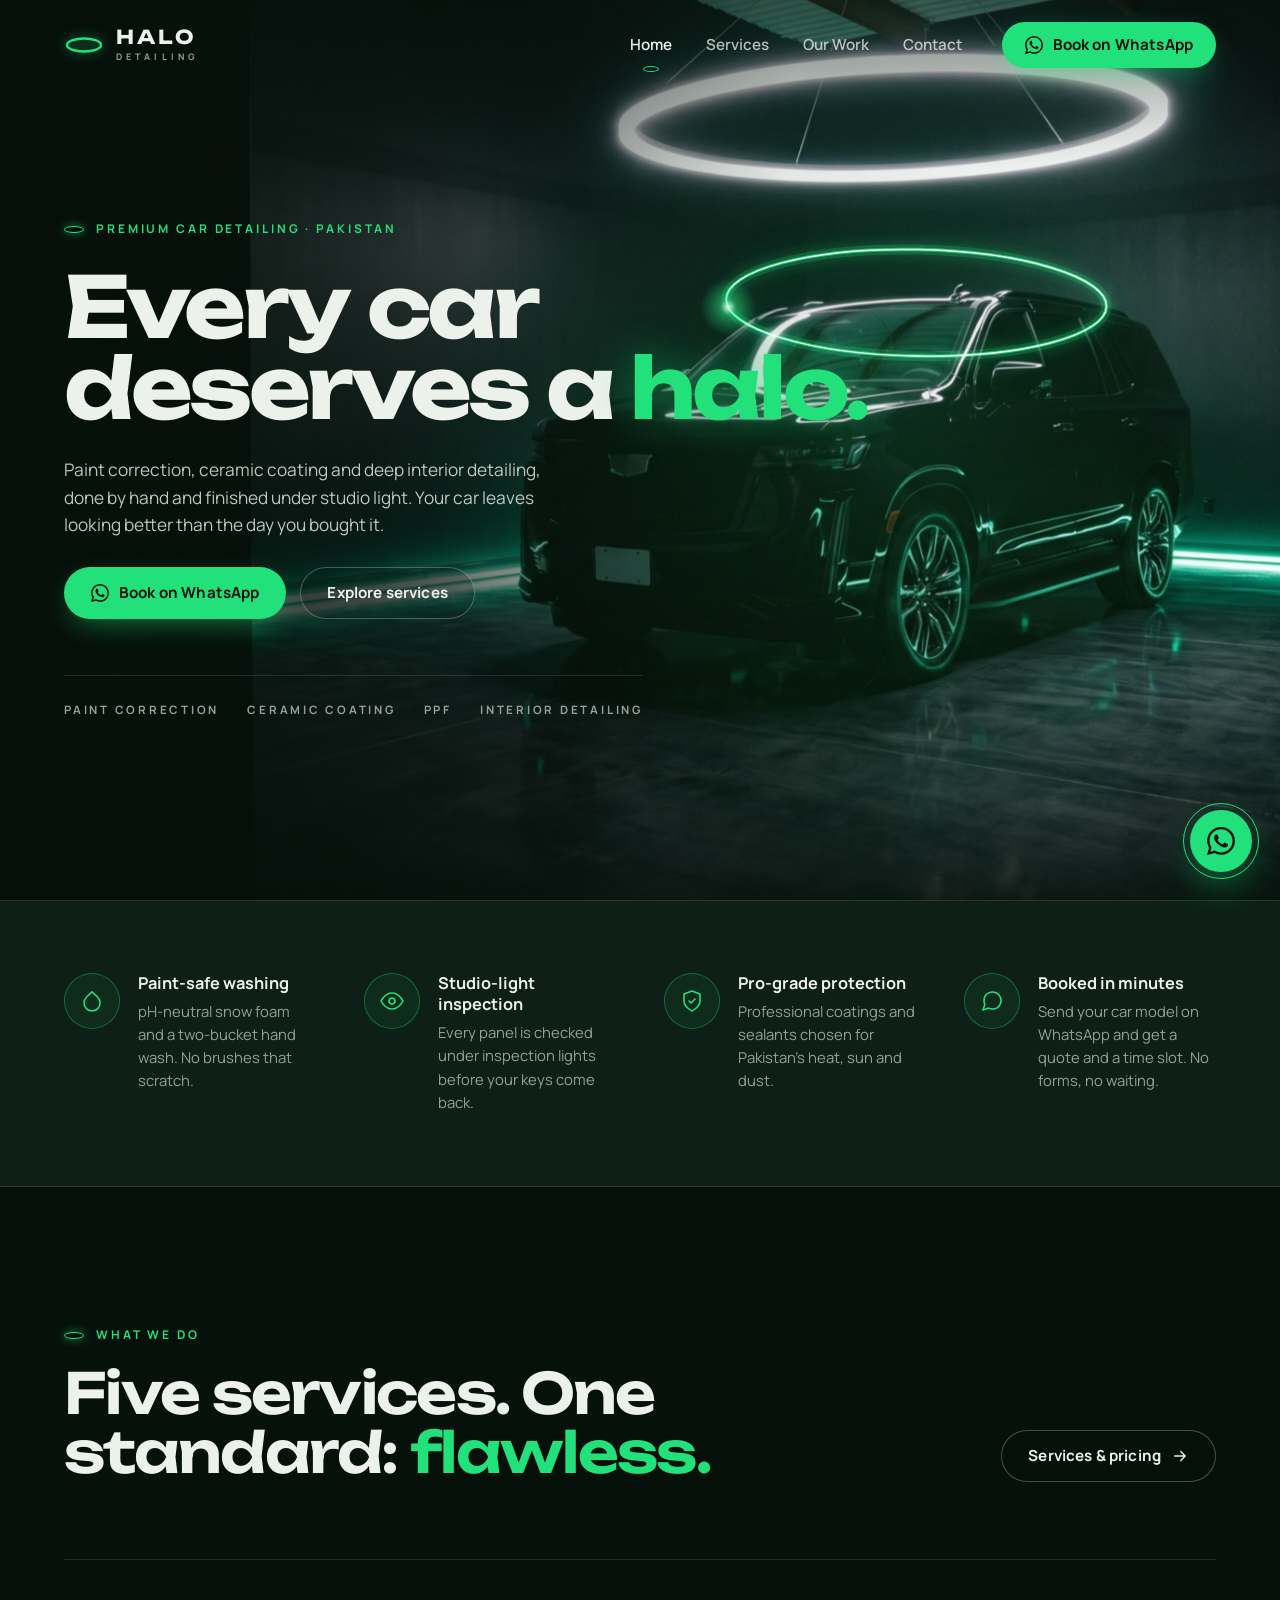
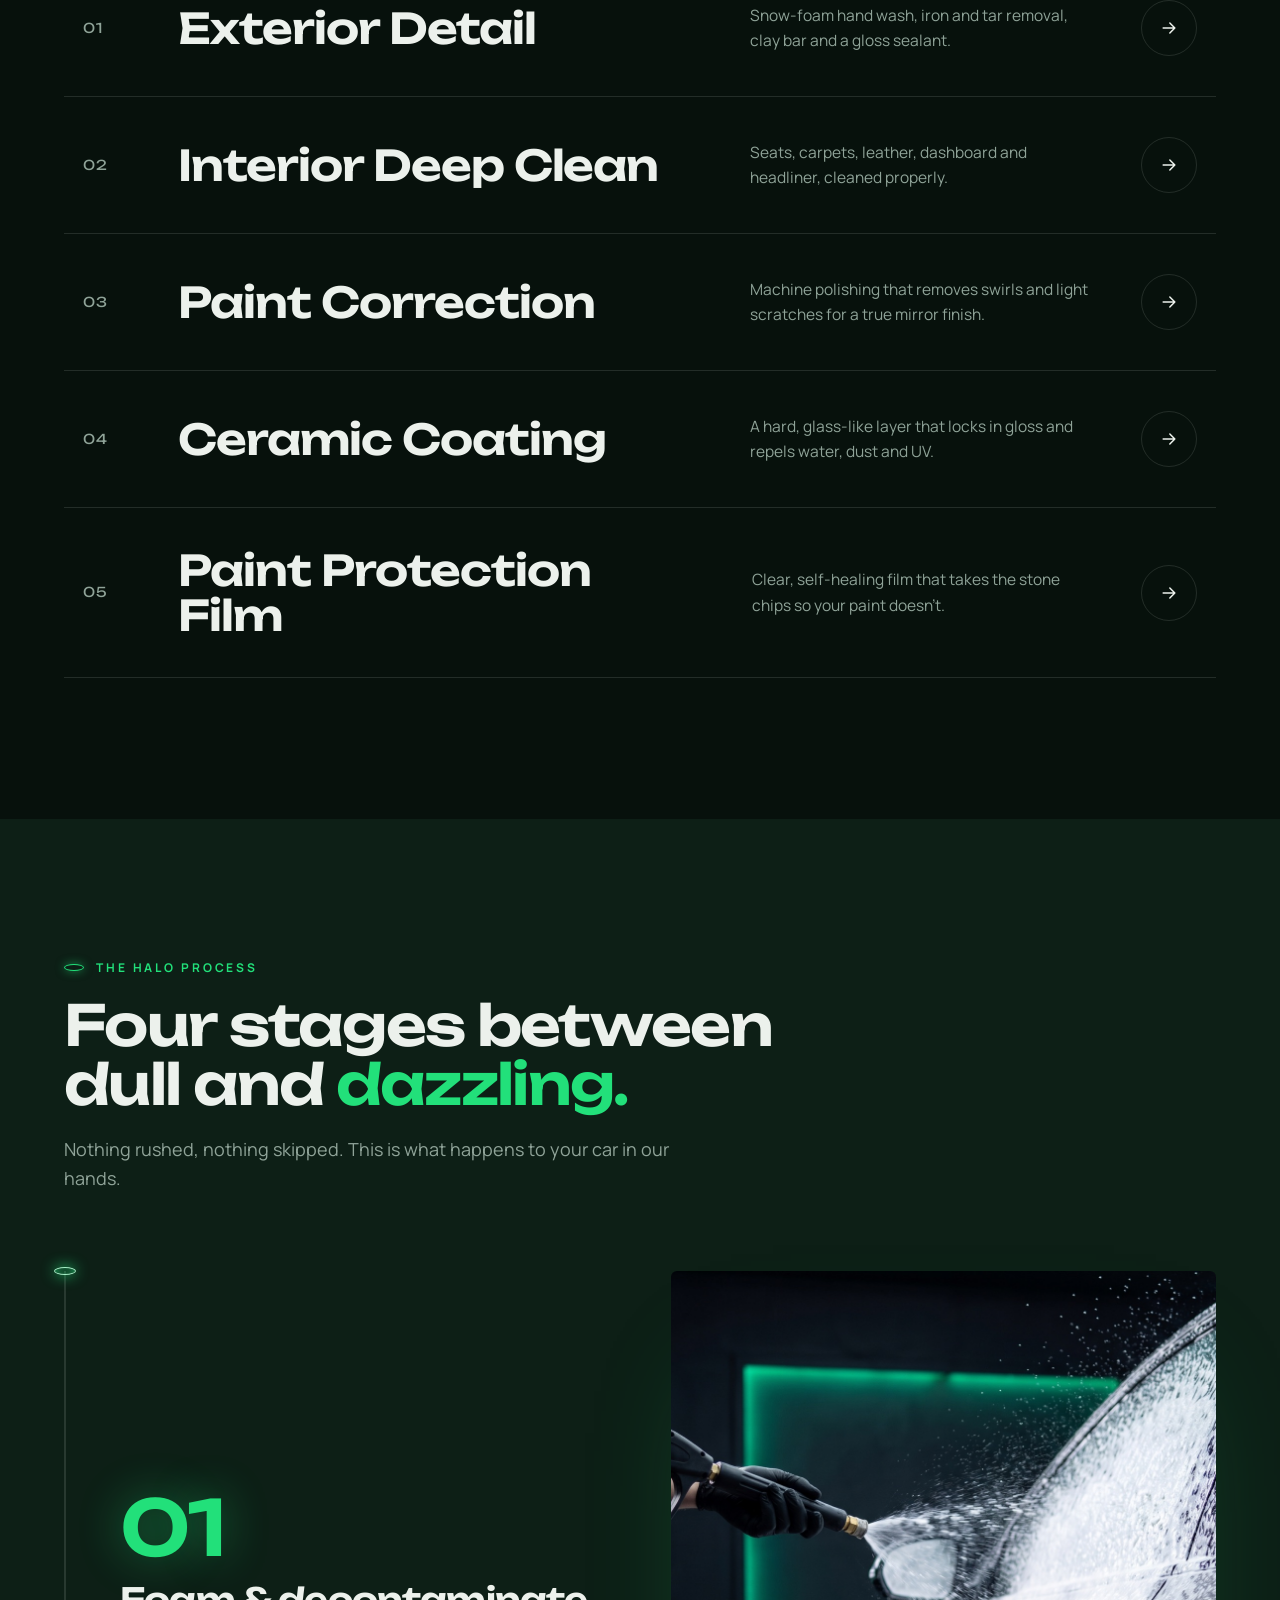
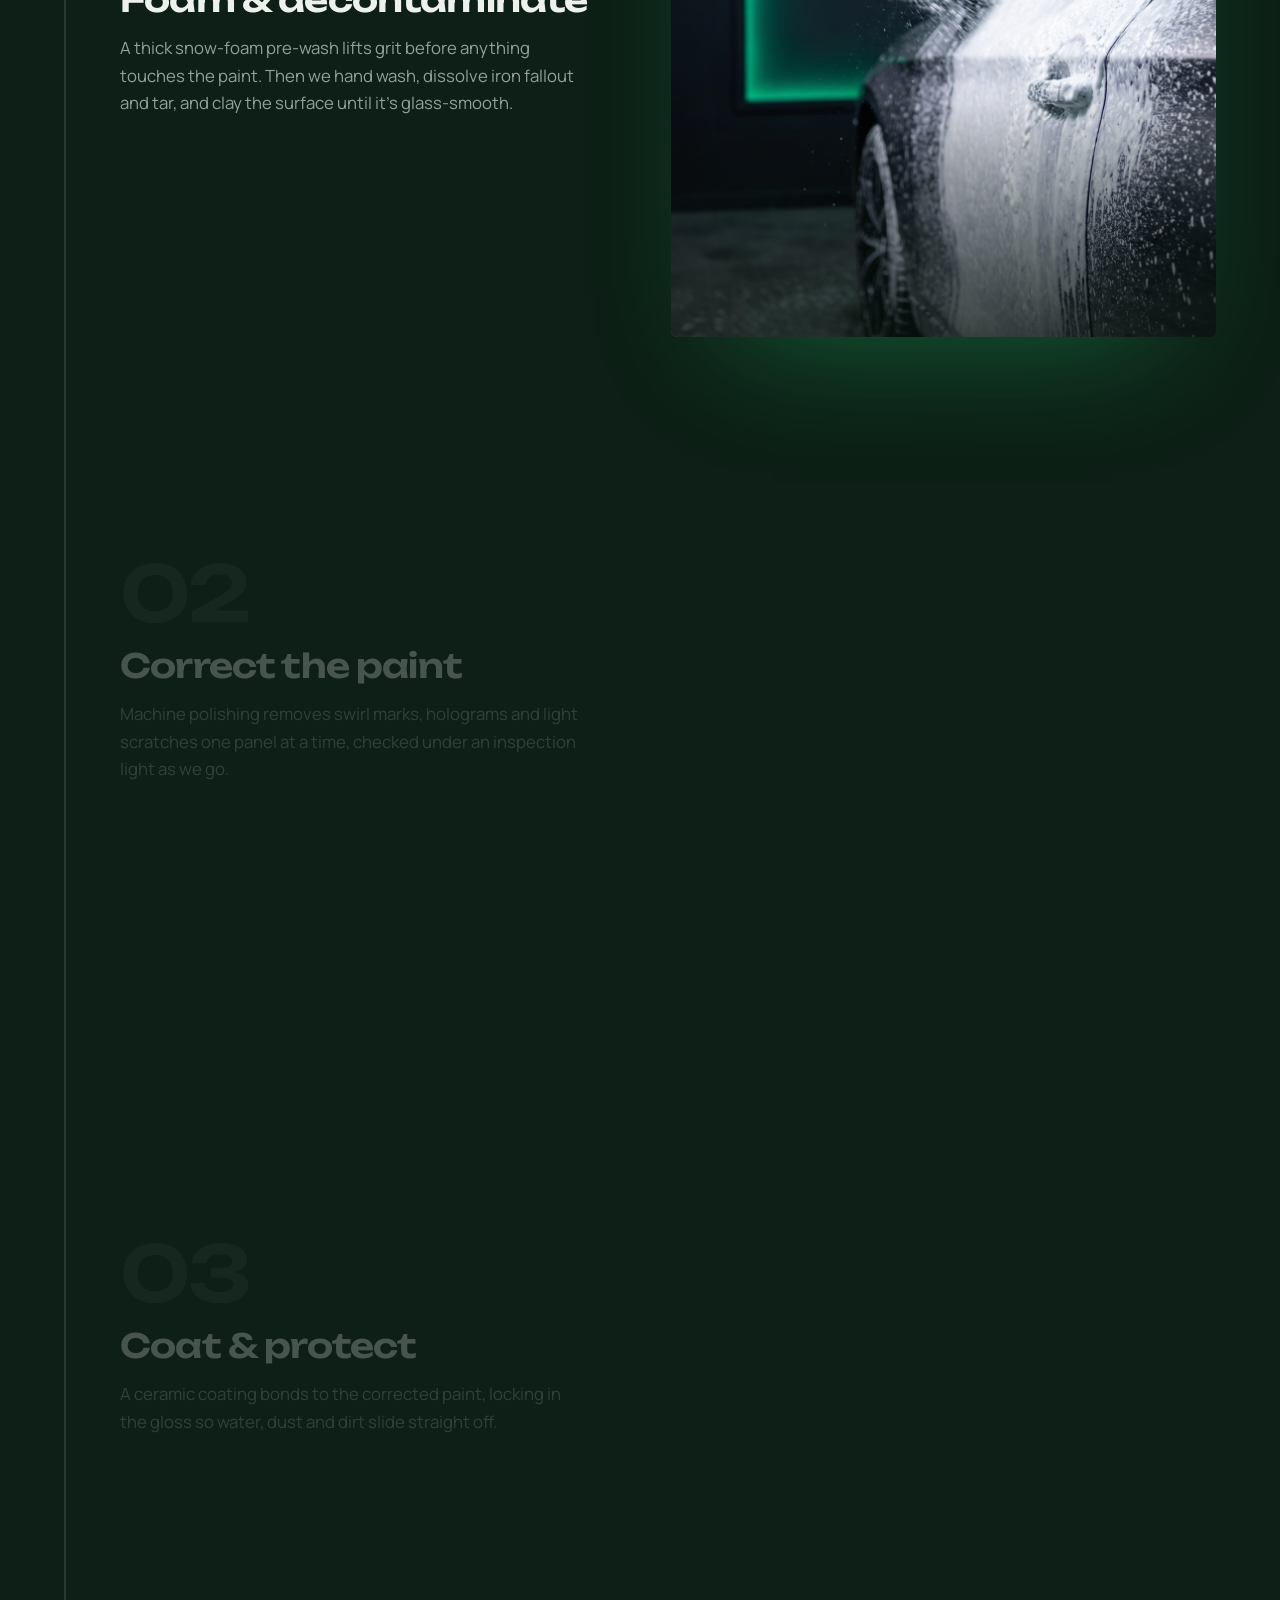
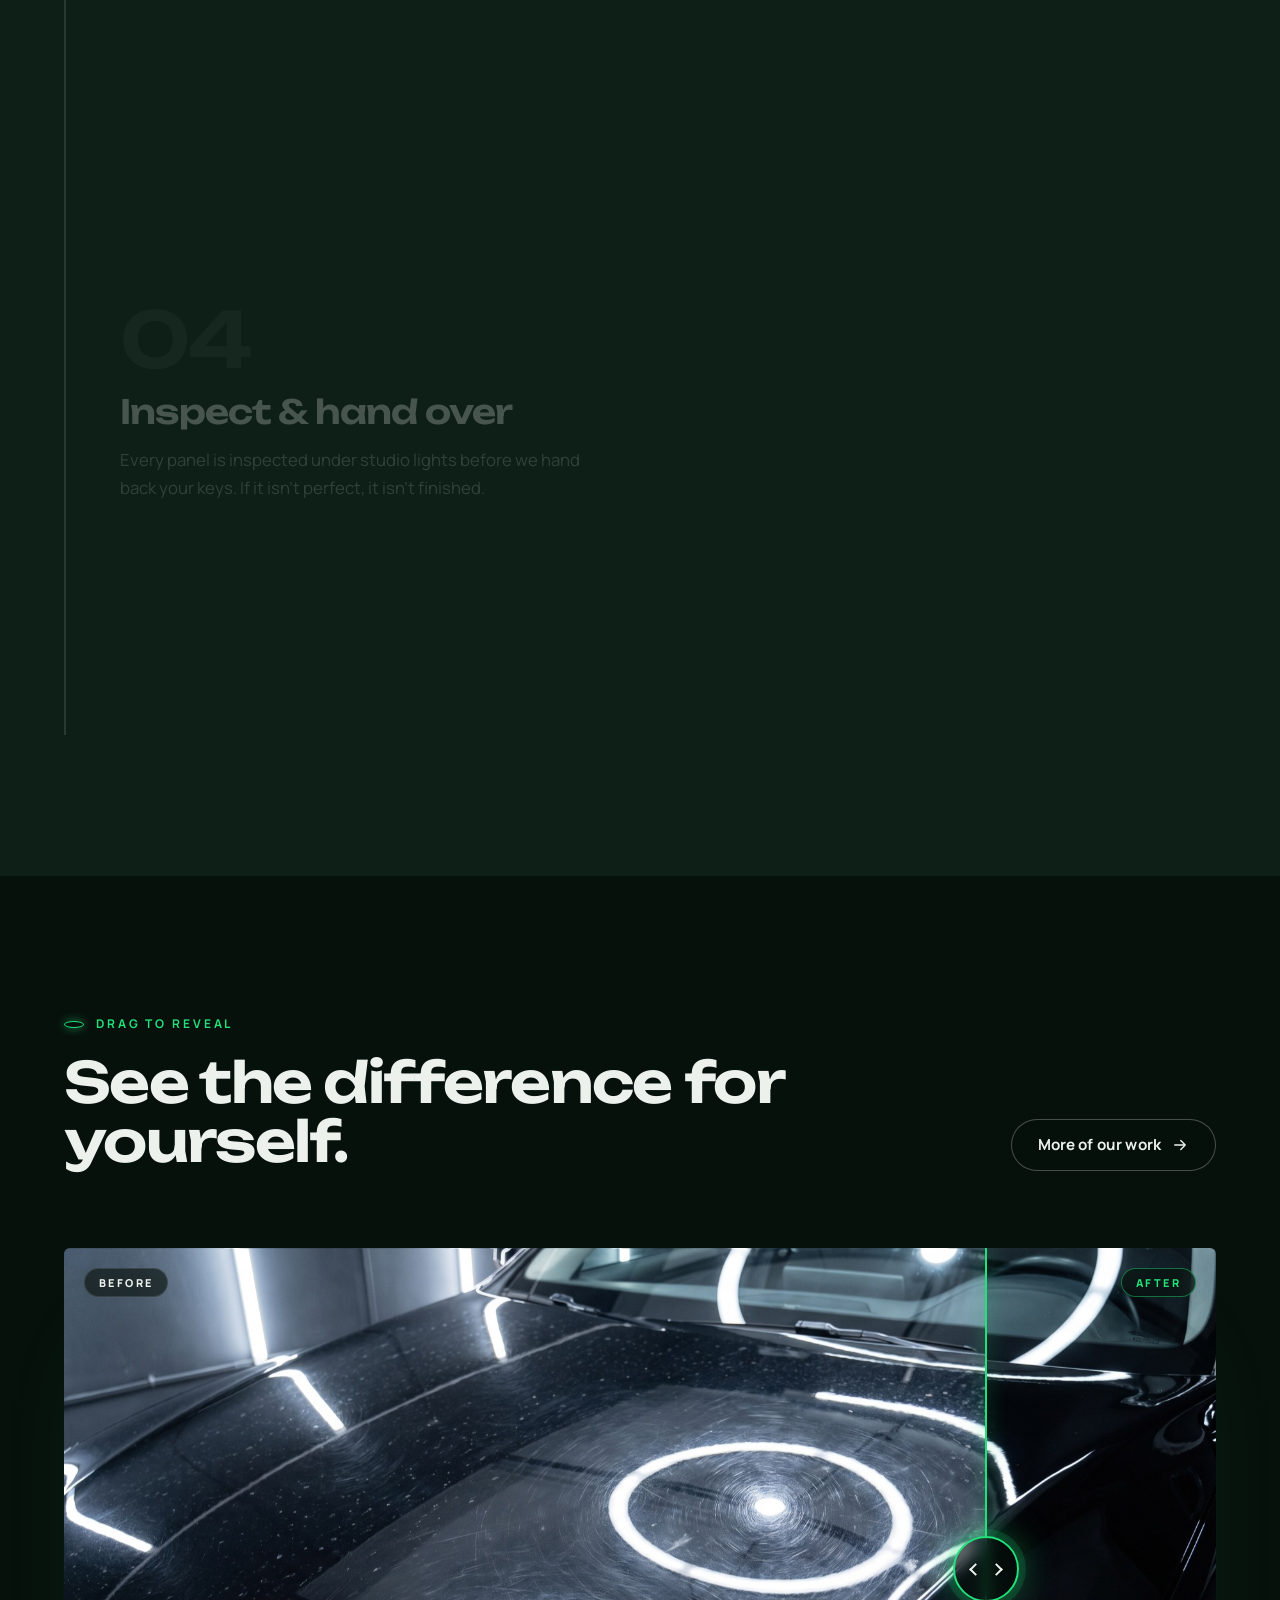
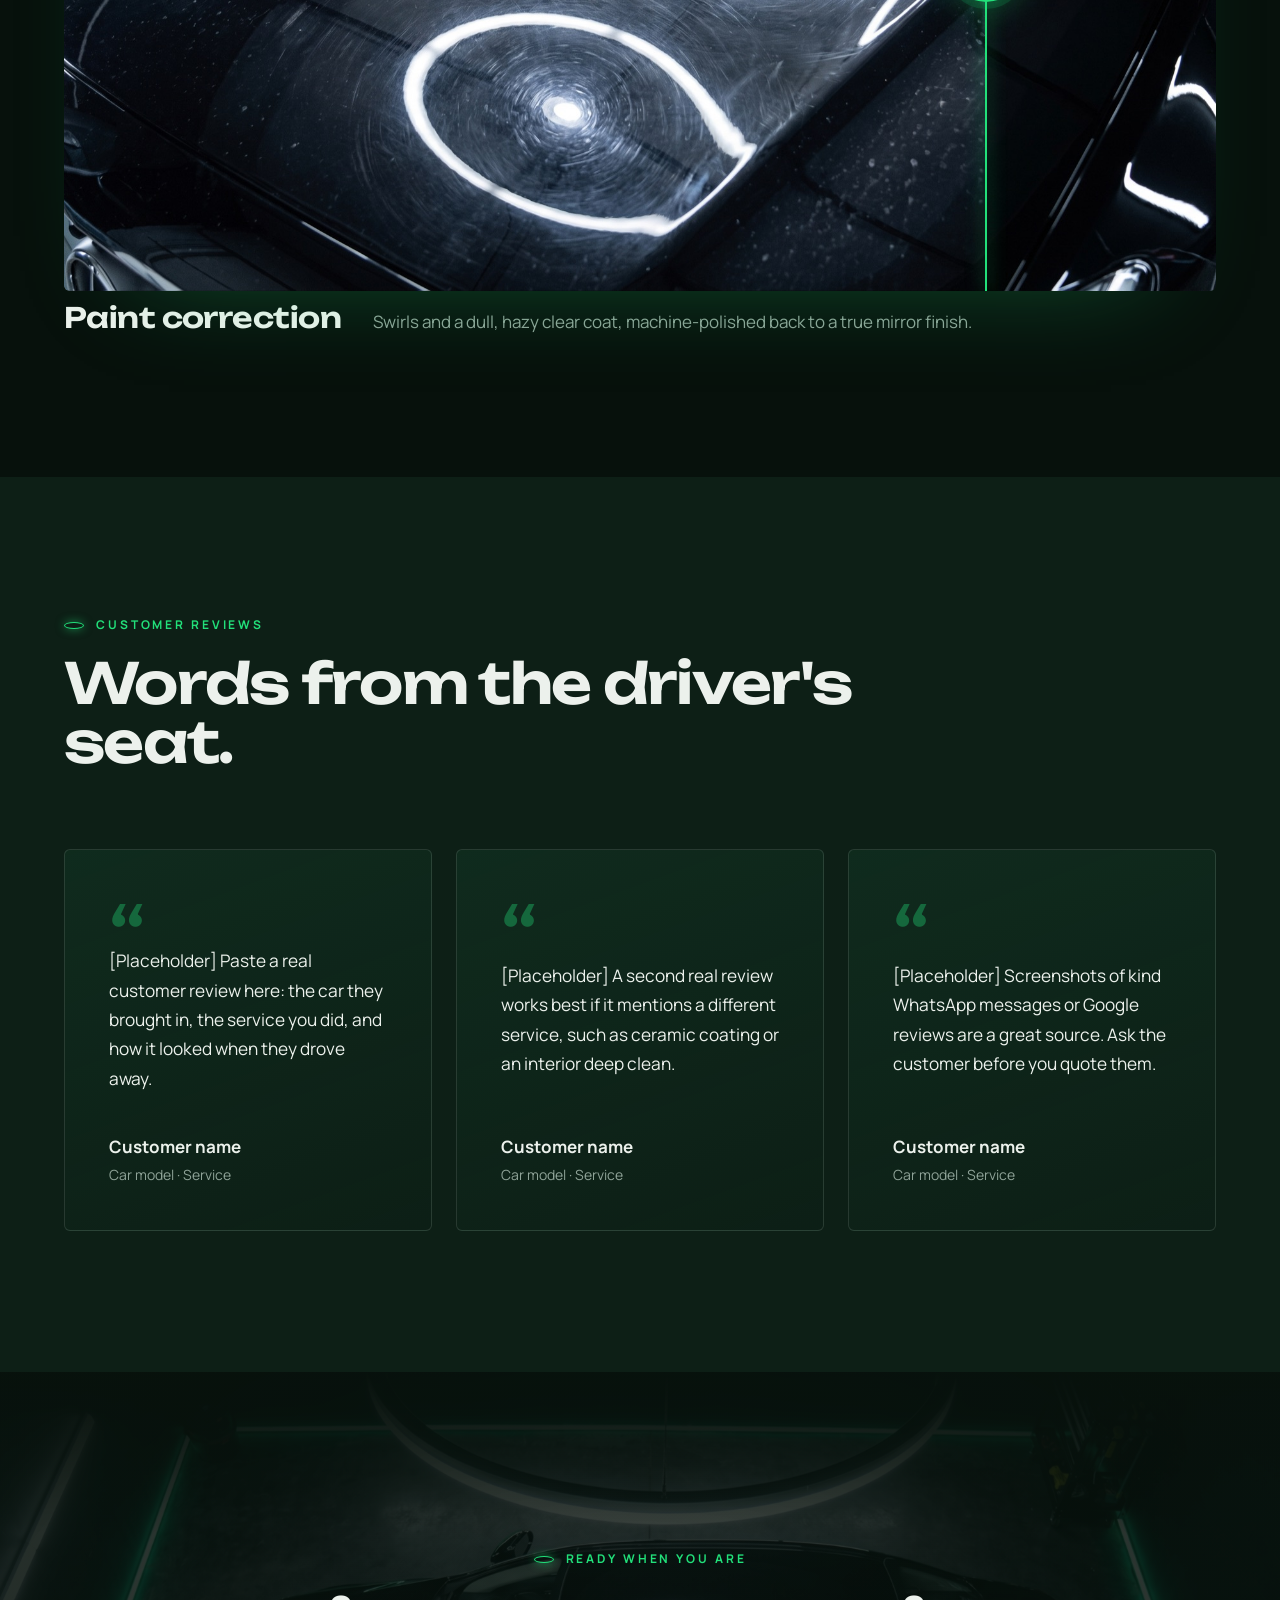
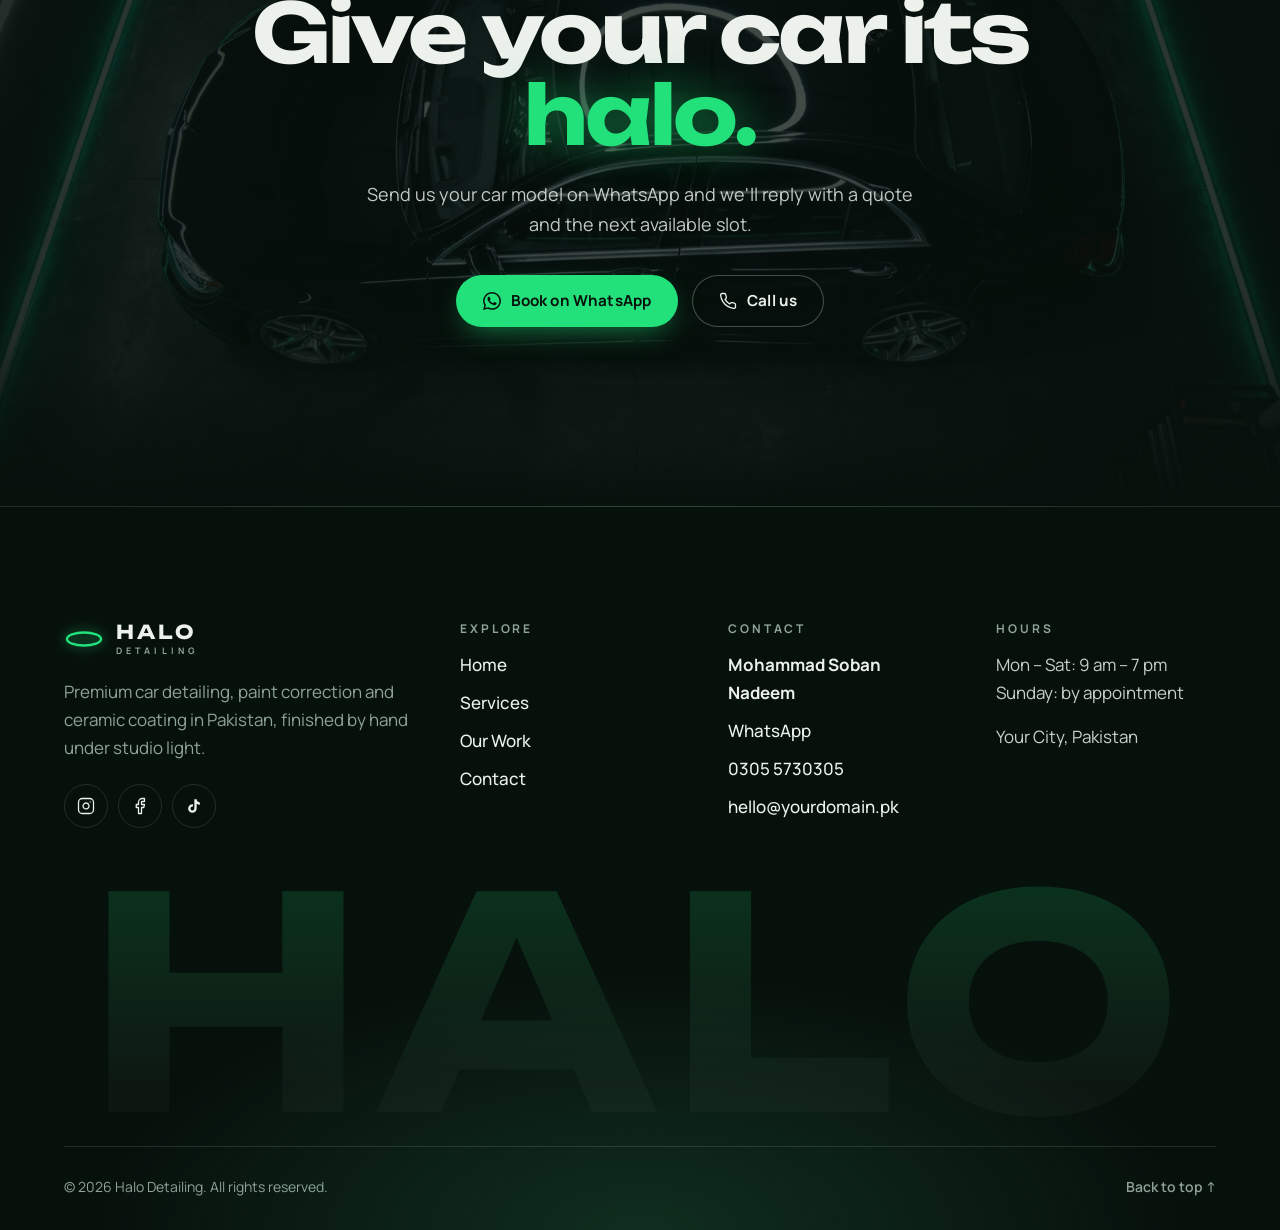
<file: index.html>
<!doctype html>
<html lang="en">
<head>
  <meta charset="utf-8">
  <meta name="viewport" content="width=device-width, initial-scale=1">
  <title>Halo Detailing | Premium Car Detailing &amp; Ceramic Coating in Pakistan</title>
  <meta name="description" content="Halo Detailing brings showroom-level car care to Pakistan: paint correction, ceramic coating, PPF and deep interior detailing, finished by hand. Book in minutes on WhatsApp.">
  <meta name="theme-color" content="#07110C">

  <meta property="og:type" content="website">
  <meta property="og:site_name" content="Halo Detailing">
  <meta property="og:title" content="Halo Detailing | Premium Car Detailing in Pakistan">
  <meta property="og:description" content="Paint correction, ceramic coating, PPF and interior detailing, finished under studio light. Book on WhatsApp.">
  <meta property="og:image" content="assets/img/og-share.jpg">
  <meta name="twitter:card" content="summary_large_image">

  <link rel="icon" href="assets/img/favicon.svg" type="image/svg+xml">
  <link rel="preconnect" href="https://fonts.googleapis.com">
  <link rel="preconnect" href="https://fonts.gstatic.com" crossorigin>
  <link rel="stylesheet" href="https://fonts.googleapis.com/css2?family=Manrope:wght@400;500;600;700;800&amp;family=Unbounded:wght@400;500;600;700&amp;display=swap">
  <link rel="preload" as="image" href="assets/img/hero-studio-suv.jpg">
  <link rel="stylesheet" href="assets/css/global.css">
  <link rel="stylesheet" href="assets/css/showpiece-hero.css">
  <link rel="stylesheet" href="assets/css/showpiece-process.css">
  <link rel="stylesheet" href="assets/css/showpiece-compare.css">
  <script>document.documentElement.classList.add('js');</script>

  <script type="application/ld+json">
  {
    "@context": "https://schema.org",
    "@type": "AutomotiveBusiness",
    "name": "Halo Detailing",
    "description": "Premium car detailing in Pakistan: paint correction, ceramic coating, paint protection film and interior detailing.",
    "image": "assets/img/hero-studio-suv.jpg",
    "telephone": "+923055730305",
    "email": "hello@yourdomain.pk",
    "priceRange": "Rs",
    "address": { "@type": "PostalAddress", "addressLocality": "Your City", "addressCountry": "PK" },
    "areaServed": { "@type": "Country", "name": "Pakistan" },
    "openingHours": "Mo-Sa 09:00-19:00",
    "sameAs": ["https://www.instagram.com/", "https://www.facebook.com/", "https://www.tiktok.com/"]
  }
  </script>
</head>
<body>
  <a class="skip-link" href="#main">Skip to content</a>

  <!-- ===================== HEADER (Elementor: Theme Builder → Header) ===================== -->
  <header class="site-header">
    <div class="site-header-inner">
      <a class="site-logo" href="index.html">
        <svg class="site-logo-mark" viewBox="0 0 40 24" aria-hidden="true" focusable="false"><ellipse cx="20" cy="12" rx="17" ry="6.5" fill="none" stroke="currentColor" stroke-width="2.4"/></svg>
        <span class="site-logo-text"><span class="site-logo-name">HALO</span><span class="site-logo-tag">Detailing</span></span>
      </a>

      <nav class="site-nav" id="site-nav" aria-label="Main">
        <ul class="site-nav-list">
          <li class="site-nav-item"><a class="site-nav-link" href="index.html" aria-current="page">Home</a></li>
          <li class="site-nav-item"><a class="site-nav-link" href="services.html">Services</a></li>
          <li class="site-nav-item"><a class="site-nav-link" href="work.html">Our Work</a></li>
          <li class="site-nav-item"><a class="site-nav-link" href="contact.html">Contact</a></li>
        </ul>
        <a class="btn btn-primary site-nav-cta" href="https://wa.me/923055730305?text=Hi%20Halo%20Detailing%2C%20I%27d%20like%20to%20book%20a%20detail." target="_blank" rel="noopener">
          <svg viewBox="0 0 24 24" fill="currentColor" aria-hidden="true" focusable="false"><path d="M17.47 14.38c-.3-.15-1.76-.87-2.03-.97-.27-.1-.47-.15-.67.15-.2.3-.77.97-.94 1.16-.17.2-.35.22-.64.07-.3-.15-1.26-.46-2.39-1.47-.88-.79-1.48-1.76-1.65-2.06-.17-.3-.02-.46.13-.61.13-.13.3-.35.45-.52.15-.17.2-.3.3-.5.1-.2.05-.37-.03-.52-.07-.15-.67-1.61-.92-2.21-.24-.58-.49-.5-.67-.51h-.57c-.2 0-.52.07-.79.37-.27.3-1.04 1.02-1.04 2.48 0 1.46 1.07 2.88 1.21 3.07.15.2 2.1 3.2 5.08 4.49.71.31 1.26.49 1.69.63.71.22 1.36.19 1.87.12.57-.09 1.76-.72 2.01-1.41.25-.7.25-1.29.17-1.41-.07-.13-.27-.2-.57-.35m-5.42 7.4h-.01a9.87 9.87 0 0 1-5.03-1.38l-.36-.21-3.74.98 1-3.65-.24-.37a9.86 9.86 0 0 1-1.51-5.26c0-5.45 4.44-9.88 9.89-9.88 2.64 0 5.12 1.03 6.99 2.9a9.82 9.82 0 0 1 2.89 6.99c0 5.45-4.44 9.88-9.88 9.88m8.41-18.3A11.82 11.82 0 0 0 12.05 0C5.5 0 .16 5.34.16 11.89c0 2.1.55 4.14 1.59 5.95L.06 24l6.3-1.65a11.88 11.88 0 0 0 5.68 1.45h.01c6.55 0 11.89-5.34 11.89-11.89 0-3.18-1.24-6.17-3.48-8.41z"/></svg>
          Book on WhatsApp
        </a>
        <p class="site-nav-contact">Prefer to talk? <a href="tel:+923055730305">0305 5730305</a></p>
      </nav>

      <button class="menu-toggle" type="button" aria-expanded="false" aria-controls="site-nav">
        <span class="sr-only">Menu</span>
        <svg class="menu-toggle-open" viewBox="0 0 24 24" fill="none" stroke="currentColor" stroke-width="1.8" stroke-linecap="round" aria-hidden="true" focusable="false"><path d="M4 8h16M4 16h16"/></svg>
        <svg class="menu-toggle-close" viewBox="0 0 24 24" fill="none" stroke="currentColor" stroke-width="1.8" stroke-linecap="round" aria-hidden="true" focusable="false"><path d="M6 6l12 12M18 6 6 18"/></svg>
      </button>
    </div>
  </header>

  <main id="main">

    <!-- ===================== SHOWPIECE 1 — HALO HERO ===================== -->
    <section class="hero" aria-labelledby="hero-headline">
      <div class="hero-media">
        <video class="hero-video" muted loop playsinline preload="none" poster="assets/img/hero-studio-suv.jpg" aria-hidden="true">
          <source src="assets/video/hero-studio-loop.mp4" type="video/mp4">
        </video>
      </div>
      <div class="hero-content">
        <p class="eyebrow hero-eyebrow">Premium car detailing · Pakistan</p>
        <h1 class="hero-headline" id="hero-headline">Every car deserves a <span class="hero-headline-accent">halo.</span></h1>
        <p class="hero-subheading">Paint correction, ceramic coating and deep interior detailing, done by hand and finished under studio light. Your car leaves looking better than the day you bought it.</p>
        <div class="hero-buttons">
          <a class="btn btn-primary hero-cta-primary" href="https://wa.me/923055730305?text=Hi%20Halo%20Detailing%2C%20I%27d%20like%20to%20book%20a%20detail." target="_blank" rel="noopener">
            <svg viewBox="0 0 24 24" fill="currentColor" aria-hidden="true" focusable="false"><path d="M17.47 14.38c-.3-.15-1.76-.87-2.03-.97-.27-.1-.47-.15-.67.15-.2.3-.77.97-.94 1.16-.17.2-.35.22-.64.07-.3-.15-1.26-.46-2.39-1.47-.88-.79-1.48-1.76-1.65-2.06-.17-.3-.02-.46.13-.61.13-.13.3-.35.45-.52.15-.17.2-.3.3-.5.1-.2.05-.37-.03-.52-.07-.15-.67-1.61-.92-2.21-.24-.58-.49-.5-.67-.51h-.57c-.2 0-.52.07-.79.37-.27.3-1.04 1.02-1.04 2.48 0 1.46 1.07 2.88 1.21 3.07.15.2 2.1 3.2 5.08 4.49.71.31 1.26.49 1.69.63.71.22 1.36.19 1.87.12.57-.09 1.76-.72 2.01-1.41.25-.7.25-1.29.17-1.41-.07-.13-.27-.2-.57-.35m-5.42 7.4h-.01a9.87 9.87 0 0 1-5.03-1.38l-.36-.21-3.74.98 1-3.65-.24-.37a9.86 9.86 0 0 1-1.51-5.26c0-5.45 4.44-9.88 9.89-9.88 2.64 0 5.12 1.03 6.99 2.9a9.82 9.82 0 0 1 2.89 6.99c0 5.45-4.44 9.88-9.88 9.88m8.41-18.3A11.82 11.82 0 0 0 12.05 0C5.5 0 .16 5.34.16 11.89c0 2.1.55 4.14 1.59 5.95L.06 24l6.3-1.65a11.88 11.88 0 0 0 5.68 1.45h.01c6.55 0 11.89-5.34 11.89-11.89 0-3.18-1.24-6.17-3.48-8.41z"/></svg>
            Book on WhatsApp
          </a>
          <a class="btn btn-ghost hero-cta-secondary" href="services.html">Explore services</a>
        </div>
        <ul class="hero-specs">
          <li class="hero-spec">Paint correction</li>
          <li class="hero-spec">Ceramic coating</li>
          <li class="hero-spec">PPF</li>
          <li class="hero-spec">Interior detailing</li>
        </ul>
      </div>
    </section>

    <!-- ===================== TRUST STRIP (standard) ===================== -->
    <section class="trust" aria-labelledby="trust-title">
      <div class="container">
        <h2 class="sr-only" id="trust-title">Why drivers choose Halo Detailing</h2>
        <div class="trust-list">
          <div class="trust-item reveal">
            <span class="icon-ring trust-icon"><svg viewBox="0 0 24 24" fill="none" stroke="currentColor" stroke-width="1.6" stroke-linecap="round" stroke-linejoin="round" aria-hidden="true" focusable="false"><path d="M12 2.7 17.7 8.3a8 8 0 1 1-11.3 0z"/></svg></span>
            <div class="trust-body">
              <h3 class="trust-title">Paint-safe washing</h3>
              <p class="trust-text">pH-neutral snow foam and a two-bucket hand wash. No brushes that scratch.</p>
            </div>
          </div>
          <div class="trust-item reveal">
            <span class="icon-ring trust-icon"><svg viewBox="0 0 24 24" fill="none" stroke="currentColor" stroke-width="1.6" stroke-linecap="round" stroke-linejoin="round" aria-hidden="true" focusable="false"><path d="M1 12s4-8 11-8 11 8 11 8-4 8-11 8-11-8-11-8z"/><circle cx="12" cy="12" r="3"/></svg></span>
            <div class="trust-body">
              <h3 class="trust-title">Studio-light inspection</h3>
              <p class="trust-text">Every panel is checked under inspection lights before your keys come back.</p>
            </div>
          </div>
          <div class="trust-item reveal">
            <span class="icon-ring trust-icon"><svg viewBox="0 0 24 24" fill="none" stroke="currentColor" stroke-width="1.6" stroke-linecap="round" stroke-linejoin="round" aria-hidden="true" focusable="false"><path d="M12 22s8-4 8-10V5l-8-3-8 3v7c0 6 8 10 8 10z"/><path d="m9 12 2 2 4-4"/></svg></span>
            <div class="trust-body">
              <h3 class="trust-title">Pro-grade protection</h3>
              <p class="trust-text">Professional coatings and sealants chosen for Pakistan's heat, sun and dust.</p>
            </div>
          </div>
          <div class="trust-item reveal">
            <span class="icon-ring trust-icon"><svg viewBox="0 0 24 24" fill="none" stroke="currentColor" stroke-width="1.6" stroke-linecap="round" stroke-linejoin="round" aria-hidden="true" focusable="false"><path d="M21 11.5a8.4 8.4 0 0 1-.9 3.8 8.5 8.5 0 0 1-7.6 4.7 8.4 8.4 0 0 1-3.8-.9L3 21l1.9-5.7a8.4 8.4 0 0 1-.9-3.8 8.5 8.5 0 0 1 4.7-7.6 8.4 8.4 0 0 1 3.8-.9h.5a8.5 8.5 0 0 1 8 8v.5z"/></svg></span>
            <div class="trust-body">
              <h3 class="trust-title">Booked in minutes</h3>
              <p class="trust-text">Send your car model on WhatsApp and get a quote and a time slot. No forms, no waiting.</p>
            </div>
          </div>
        </div>
      </div>
    </section>

    <!-- ===================== SERVICES PREVIEW (standard) ===================== -->
    <section class="section services-preview" aria-labelledby="services-preview-title">
      <div class="container">
        <div class="section-head section-head--split">
          <div class="section-head-text">
            <p class="eyebrow">What we do</p>
            <h2 class="section-title" id="services-preview-title">Five services. One standard: <span class="section-title-accent">flawless.</span></h2>
          </div>
          <a class="btn btn-ghost" href="services.html">Services &amp; pricing
            <svg viewBox="0 0 24 24" fill="none" stroke="currentColor" stroke-width="1.8" stroke-linecap="round" stroke-linejoin="round" aria-hidden="true" focusable="false"><path d="M5 12h14M13 6l6 6-6 6"/></svg>
          </a>
        </div>

        <div class="service-rows">
          <a class="service-row reveal" href="services.html#exterior">
            <span class="service-row-number">01</span>
            <h3 class="service-row-title">Exterior Detail</h3>
            <p class="service-row-text">Snow-foam hand wash, iron and tar removal, clay bar and a gloss sealant.</p>
            <span class="service-row-arrow" aria-hidden="true"><svg viewBox="0 0 24 24" fill="none" stroke="currentColor" stroke-width="1.8" stroke-linecap="round" stroke-linejoin="round" focusable="false"><path d="M5 12h14M13 6l6 6-6 6"/></svg></span>
          </a>
          <a class="service-row reveal" href="services.html#interior">
            <span class="service-row-number">02</span>
            <h3 class="service-row-title">Interior Deep Clean</h3>
            <p class="service-row-text">Seats, carpets, leather, dashboard and headliner, cleaned properly.</p>
            <span class="service-row-arrow" aria-hidden="true"><svg viewBox="0 0 24 24" fill="none" stroke="currentColor" stroke-width="1.8" stroke-linecap="round" stroke-linejoin="round" focusable="false"><path d="M5 12h14M13 6l6 6-6 6"/></svg></span>
          </a>
          <a class="service-row reveal" href="services.html#correction">
            <span class="service-row-number">03</span>
            <h3 class="service-row-title">Paint Correction</h3>
            <p class="service-row-text">Machine polishing that removes swirls and light scratches for a true mirror finish.</p>
            <span class="service-row-arrow" aria-hidden="true"><svg viewBox="0 0 24 24" fill="none" stroke="currentColor" stroke-width="1.8" stroke-linecap="round" stroke-linejoin="round" focusable="false"><path d="M5 12h14M13 6l6 6-6 6"/></svg></span>
          </a>
          <a class="service-row reveal" href="services.html#ceramic">
            <span class="service-row-number">04</span>
            <h3 class="service-row-title">Ceramic Coating</h3>
            <p class="service-row-text">A hard, glass-like layer that locks in gloss and repels water, dust and UV.</p>
            <span class="service-row-arrow" aria-hidden="true"><svg viewBox="0 0 24 24" fill="none" stroke="currentColor" stroke-width="1.8" stroke-linecap="round" stroke-linejoin="round" focusable="false"><path d="M5 12h14M13 6l6 6-6 6"/></svg></span>
          </a>
          <a class="service-row reveal" href="services.html#ppf">
            <span class="service-row-number">05</span>
            <h3 class="service-row-title">Paint Protection Film</h3>
            <p class="service-row-text">Clear, self-healing film that takes the stone chips so your paint doesn't.</p>
            <span class="service-row-arrow" aria-hidden="true"><svg viewBox="0 0 24 24" fill="none" stroke="currentColor" stroke-width="1.8" stroke-linecap="round" stroke-linejoin="round" focusable="false"><path d="M5 12h14M13 6l6 6-6 6"/></svg></span>
          </a>
        </div>
      </div>
    </section>

    <!-- ===================== SHOWPIECE 3 — THE HALO PROCESS ===================== -->
    <section class="section section--surface process" id="process" aria-labelledby="process-title">
      <div class="container">
        <div class="section-head">
          <p class="eyebrow">The Halo Process</p>
          <h2 class="section-title" id="process-title">Four stages between dull and <span class="section-title-accent">dazzling.</span></h2>
          <p class="section-text">Nothing rushed, nothing skipped. This is what happens to your car in our hands.</p>
        </div>

        <div class="process-track">
          <div class="process-steps">
            <article class="process-step">
              <p class="process-step-number">01</p>
              <h3 class="process-step-title">Foam &amp; decontaminate</h3>
              <p class="process-step-text">A thick snow-foam pre-wash lifts grit before anything touches the paint. Then we hand wash, dissolve iron fallout and tar, and clay the surface until it's glass-smooth.</p>
              <img class="process-step-image" src="assets/img/process-foam-wash.jpg" width="1800" height="1344" loading="lazy" decoding="async" alt="Detailer rinsing thick snow foam off the side of a dark car in a studio lit with green light">
            </article>
            <article class="process-step">
              <p class="process-step-number">02</p>
              <h3 class="process-step-title">Correct the paint</h3>
              <p class="process-step-text">Machine polishing removes swirl marks, holograms and light scratches one panel at a time, checked under an inspection light as we go.</p>
              <img class="process-step-image" src="assets/img/process-paint-correction.jpg" width="1800" height="1344" loading="lazy" decoding="async" alt="Dual-action machine polisher correcting black paint beside a handheld inspection light">
            </article>
            <article class="process-step">
              <p class="process-step-number">03</p>
              <h3 class="process-step-title">Coat &amp; protect</h3>
              <p class="process-step-text">A ceramic coating bonds to the corrected paint, locking in the gloss so water, dust and dirt slide straight off.</p>
              <img class="process-step-image" src="assets/img/process-ceramic-coating.jpg" width="1800" height="1344" loading="lazy" decoding="async" alt="Water beading on freshly ceramic-coated green metallic paint with an applicator in the background">
            </article>
            <article class="process-step">
              <p class="process-step-number">04</p>
              <h3 class="process-step-title">Inspect &amp; hand over</h3>
              <p class="process-step-text">Every panel is inspected under studio lights before we hand back your keys. If it isn't perfect, it isn't finished.</p>
              <img class="process-step-image" src="assets/img/process-final-inspection.jpg" width="1800" height="1344" loading="lazy" decoding="async" alt="Detailer inspecting a flawless black car's fender with a swirl-finder torch">
            </article>
          </div>
        </div>
      </div>
    </section>

    <!-- ===================== SHOWPIECE 2 — BEFORE / AFTER (teaser) ===================== -->
    <section class="section compare-section" aria-labelledby="compare-title">
      <div class="container">
        <div class="section-head section-head--split">
          <div class="section-head-text">
            <p class="eyebrow">Drag to reveal</p>
            <h2 class="section-title" id="compare-title">See the difference for yourself.</h2>
          </div>
          <a class="btn btn-ghost" href="work.html">More of our work
            <svg viewBox="0 0 24 24" fill="none" stroke="currentColor" stroke-width="1.8" stroke-linecap="round" stroke-linejoin="round" aria-hidden="true" focusable="false"><path d="M5 12h14M13 6l6 6-6 6"/></svg>
          </a>
        </div>

        <div class="compare-list">
          <figure class="compare-item">
            <img class="compare-before" src="assets/img/compare-paint-before.jpg" width="1800" height="1004" loading="lazy" decoding="async" alt="Before: black car bonnet covered in swirl marks, water spots and a hazy clear coat">
            <img class="compare-after" src="assets/img/compare-paint-after.jpg" width="1800" height="1004" loading="lazy" decoding="async" alt="After: the same bonnet machine-polished to a flawless mirror finish reflecting the studio ring lights">
            <figcaption class="compare-caption">
              <span class="compare-label compare-label-before">Before</span>
              <span class="compare-label compare-label-after">After</span>
              <h3 class="compare-title">Paint correction</h3>
              <p class="compare-text">Swirls and a dull, hazy clear coat, machine-polished back to a true mirror finish.</p>
            </figcaption>
          </figure>
        </div>
      </div>
    </section>

    <!-- ===================== TESTIMONIALS (standard) ===================== -->
    <section class="section section--surface testimonials" aria-labelledby="testimonials-title">
      <div class="container">
        <div class="section-head">
          <p class="eyebrow">Customer reviews</p>
          <h2 class="section-title" id="testimonials-title">Words from the driver's seat.</h2>
        </div>
        <div class="testimonial-list">
          <figure class="testimonial reveal">
            <blockquote class="testimonial-quote"><p>[Placeholder] Paste a real customer review here: the car they brought in, the service you did, and how it looked when they drove away.</p></blockquote>
            <figcaption class="testimonial-author">
              <span class="testimonial-name">Customer name</span>
              <span class="testimonial-meta">Car model · Service</span>
            </figcaption>
          </figure>
          <figure class="testimonial reveal">
            <blockquote class="testimonial-quote"><p>[Placeholder] A second real review works best if it mentions a different service, such as ceramic coating or an interior deep clean.</p></blockquote>
            <figcaption class="testimonial-author">
              <span class="testimonial-name">Customer name</span>
              <span class="testimonial-meta">Car model · Service</span>
            </figcaption>
          </figure>
          <figure class="testimonial reveal">
            <blockquote class="testimonial-quote"><p>[Placeholder] Screenshots of kind WhatsApp messages or Google reviews are a great source. Ask the customer before you quote them.</p></blockquote>
            <figcaption class="testimonial-author">
              <span class="testimonial-name">Customer name</span>
              <span class="testimonial-meta">Car model · Service</span>
            </figcaption>
          </figure>
        </div>
      </div>
    </section>

    <!-- ===================== CTA BAND (standard) ===================== -->
    <section class="cta-band" style="background-image: url('assets/img/gallery-sedan-under-halo-light.jpg');" aria-labelledby="cta-title">
      <div class="container cta-band-inner">
        <p class="eyebrow">Ready when you are</p>
        <h2 class="cta-band-title" id="cta-title">Give your car its <span class="cta-band-title-accent">halo.</span></h2>
        <p class="cta-band-text">Send us your car model on WhatsApp and we'll reply with a quote and the next available slot.</p>
        <div class="cta-band-buttons">
          <a class="btn btn-primary" href="https://wa.me/923055730305?text=Hi%20Halo%20Detailing%2C%20I%27d%20like%20to%20book%20a%20detail." target="_blank" rel="noopener">
            <svg viewBox="0 0 24 24" fill="currentColor" aria-hidden="true" focusable="false"><path d="M17.47 14.38c-.3-.15-1.76-.87-2.03-.97-.27-.1-.47-.15-.67.15-.2.3-.77.97-.94 1.16-.17.2-.35.22-.64.07-.3-.15-1.26-.46-2.39-1.47-.88-.79-1.48-1.76-1.65-2.06-.17-.3-.02-.46.13-.61.13-.13.3-.35.45-.52.15-.17.2-.3.3-.5.1-.2.05-.37-.03-.52-.07-.15-.67-1.61-.92-2.21-.24-.58-.49-.5-.67-.51h-.57c-.2 0-.52.07-.79.37-.27.3-1.04 1.02-1.04 2.48 0 1.46 1.07 2.88 1.21 3.07.15.2 2.1 3.2 5.08 4.49.71.31 1.26.49 1.69.63.71.22 1.36.19 1.87.12.57-.09 1.76-.72 2.01-1.41.25-.7.25-1.29.17-1.41-.07-.13-.27-.2-.57-.35m-5.42 7.4h-.01a9.87 9.87 0 0 1-5.03-1.38l-.36-.21-3.74.98 1-3.65-.24-.37a9.86 9.86 0 0 1-1.51-5.26c0-5.45 4.44-9.88 9.89-9.88 2.64 0 5.12 1.03 6.99 2.9a9.82 9.82 0 0 1 2.89 6.99c0 5.45-4.44 9.88-9.88 9.88m8.41-18.3A11.82 11.82 0 0 0 12.05 0C5.5 0 .16 5.34.16 11.89c0 2.1.55 4.14 1.59 5.95L.06 24l6.3-1.65a11.88 11.88 0 0 0 5.68 1.45h.01c6.55 0 11.89-5.34 11.89-11.89 0-3.18-1.24-6.17-3.48-8.41z"/></svg>
            Book on WhatsApp
          </a>
          <a class="btn btn-ghost" href="tel:+923055730305">
            <svg viewBox="0 0 24 24" fill="none" stroke="currentColor" stroke-width="1.7" stroke-linecap="round" stroke-linejoin="round" aria-hidden="true" focusable="false"><path d="M22 16.92v3a2 2 0 0 1-2.18 2 19.79 19.79 0 0 1-8.63-3.07 19.5 19.5 0 0 1-6-6 19.79 19.79 0 0 1-3.07-8.67A2 2 0 0 1 4.11 2h3a2 2 0 0 1 2 1.72c.13.96.36 1.9.7 2.81a2 2 0 0 1-.45 2.11L8.09 9.91a16 16 0 0 0 6 6l1.27-1.27a2 2 0 0 1 2.11-.45c.91.34 1.85.57 2.81.7A2 2 0 0 1 22 16.92z"/></svg>
            Call us
          </a>
        </div>
      </div>
    </section>

  </main>

  <!-- ===================== FOOTER (Elementor: Theme Builder → Footer) ===================== -->
  <footer class="site-footer">
    <div class="container site-footer-inner">
      <div class="footer-top">
        <div class="footer-brand">
          <a class="site-logo" href="index.html">
            <svg class="site-logo-mark" viewBox="0 0 40 24" aria-hidden="true" focusable="false"><ellipse cx="20" cy="12" rx="17" ry="6.5" fill="none" stroke="currentColor" stroke-width="2.4"/></svg>
            <span class="site-logo-text"><span class="site-logo-name">HALO</span><span class="site-logo-tag">Detailing</span></span>
          </a>
          <p class="footer-tagline">Premium car detailing, paint correction and ceramic coating in Pakistan, finished by hand under studio light.</p>
          <ul class="social-list">
            <li><a class="social-link" href="https://www.instagram.com/" target="_blank" rel="noopener"><span class="sr-only">Instagram</span><svg viewBox="0 0 24 24" fill="none" stroke="currentColor" stroke-width="1.7" stroke-linecap="round" stroke-linejoin="round" aria-hidden="true" focusable="false"><rect x="2" y="2" width="20" height="20" rx="5"/><path d="M16 11.37A4 4 0 1 1 12.63 8 4 4 0 0 1 16 11.37z"/><path d="M17.5 6.5h.01"/></svg></a></li>
            <li><a class="social-link" href="https://www.facebook.com/" target="_blank" rel="noopener"><span class="sr-only">Facebook</span><svg viewBox="0 0 24 24" fill="none" stroke="currentColor" stroke-width="1.7" stroke-linecap="round" stroke-linejoin="round" aria-hidden="true" focusable="false"><path d="M18 2h-3a5 5 0 0 0-5 5v3H7v4h3v8h4v-8h3l1-4h-4V7a1 1 0 0 1 1-1h3z"/></svg></a></li>
            <li><a class="social-link" href="https://www.tiktok.com/" target="_blank" rel="noopener"><span class="sr-only">TikTok</span><svg viewBox="0 0 24 24" fill="currentColor" aria-hidden="true" focusable="false"><path d="M16.6 5.82A4.28 4.28 0 0 1 15.54 3h-3.09v12.4a2.59 2.59 0 0 1-2.59 2.5 2.6 2.6 0 0 1-2.6-2.6 2.6 2.6 0 0 1 3.4-2.47V9.68a5.68 5.68 0 0 0-.8-.06A5.7 5.7 0 0 0 4.16 15.3 5.7 5.7 0 0 0 9.86 21a5.7 5.7 0 0 0 5.69-5.7V9.01a7.35 7.35 0 0 0 4.3 1.38V7.3a4.3 4.3 0 0 1-3.25-1.48z"/></svg></a></li>
          </ul>
        </div>

        <div class="footer-col">
          <h2 class="footer-heading">Explore</h2>
          <ul class="footer-links">
            <li><a class="footer-link" href="index.html">Home</a></li>
            <li><a class="footer-link" href="services.html">Services</a></li>
            <li><a class="footer-link" href="work.html">Our Work</a></li>
            <li><a class="footer-link" href="contact.html">Contact</a></li>
          </ul>
        </div>

        <div class="footer-col">
          <h2 class="footer-heading">Contact</h2>
          <ul class="footer-links">
            <li class="footer-contact-name">Mohammad Soban Nadeem</li>
            <li><a class="footer-link" href="https://wa.me/923055730305" target="_blank" rel="noopener">WhatsApp</a></li>
            <li><a class="footer-link" href="tel:+923055730305">0305 5730305</a></li>
            <li><a class="footer-link" href="mailto:hello@yourdomain.pk">hello@yourdomain.pk</a></li>
          </ul>
        </div>

        <div class="footer-col">
          <h2 class="footer-heading">Hours</h2>
          <p class="footer-text">Mon – Sat: 9 am – 7 pm<br>Sunday: by appointment</p>
          <p class="footer-text">Your City, Pakistan</p>
        </div>
      </div>

      <p class="footer-wordmark" aria-hidden="true">HALO</p>

      <div class="footer-bottom">
        <p class="footer-copy">© 2026 Halo Detailing. All rights reserved.</p>
        <a class="footer-top-link" href="#main">Back to top ↑</a>
      </div>
    </div>
  </footer>

  <!-- Floating WhatsApp (desktop) + action bar (mobile) -->
  <a class="whatsapp-float" href="https://wa.me/923055730305?text=Hi%20Halo%20Detailing%2C%20I%27d%20like%20to%20book%20a%20detail." target="_blank" rel="noopener">
    <svg viewBox="0 0 24 24" fill="currentColor" aria-hidden="true" focusable="false"><path d="M17.47 14.38c-.3-.15-1.76-.87-2.03-.97-.27-.1-.47-.15-.67.15-.2.3-.77.97-.94 1.16-.17.2-.35.22-.64.07-.3-.15-1.26-.46-2.39-1.47-.88-.79-1.48-1.76-1.65-2.06-.17-.3-.02-.46.13-.61.13-.13.3-.35.45-.52.15-.17.2-.3.3-.5.1-.2.05-.37-.03-.52-.07-.15-.67-1.61-.92-2.21-.24-.58-.49-.5-.67-.51h-.57c-.2 0-.52.07-.79.37-.27.3-1.04 1.02-1.04 2.48 0 1.46 1.07 2.88 1.21 3.07.15.2 2.1 3.2 5.08 4.49.71.31 1.26.49 1.69.63.71.22 1.36.19 1.87.12.57-.09 1.76-.72 2.01-1.41.25-.7.25-1.29.17-1.41-.07-.13-.27-.2-.57-.35m-5.42 7.4h-.01a9.87 9.87 0 0 1-5.03-1.38l-.36-.21-3.74.98 1-3.65-.24-.37a9.86 9.86 0 0 1-1.51-5.26c0-5.45 4.44-9.88 9.89-9.88 2.64 0 5.12 1.03 6.99 2.9a9.82 9.82 0 0 1 2.89 6.99c0 5.45-4.44 9.88-9.88 9.88m8.41-18.3A11.82 11.82 0 0 0 12.05 0C5.5 0 .16 5.34.16 11.89c0 2.1.55 4.14 1.59 5.95L.06 24l6.3-1.65a11.88 11.88 0 0 0 5.68 1.45h.01c6.55 0 11.89-5.34 11.89-11.89 0-3.18-1.24-6.17-3.48-8.41z"/></svg>
    <span class="sr-only">Chat with Halo Detailing on WhatsApp</span>
  </a>

  <div class="mobile-actions">
    <a class="btn btn-primary mobile-actions-whatsapp" href="https://wa.me/923055730305?text=Hi%20Halo%20Detailing%2C%20I%27d%20like%20to%20book%20a%20detail." target="_blank" rel="noopener">
      <svg viewBox="0 0 24 24" fill="currentColor" aria-hidden="true" focusable="false"><path d="M17.47 14.38c-.3-.15-1.76-.87-2.03-.97-.27-.1-.47-.15-.67.15-.2.3-.77.97-.94 1.16-.17.2-.35.22-.64.07-.3-.15-1.26-.46-2.39-1.47-.88-.79-1.48-1.76-1.65-2.06-.17-.3-.02-.46.13-.61.13-.13.3-.35.45-.52.15-.17.2-.3.3-.5.1-.2.05-.37-.03-.52-.07-.15-.67-1.61-.92-2.21-.24-.58-.49-.5-.67-.51h-.57c-.2 0-.52.07-.79.37-.27.3-1.04 1.02-1.04 2.48 0 1.46 1.07 2.88 1.21 3.07.15.2 2.1 3.2 5.08 4.49.71.31 1.26.49 1.69.63.71.22 1.36.19 1.87.12.57-.09 1.76-.72 2.01-1.41.25-.7.25-1.29.17-1.41-.07-.13-.27-.2-.57-.35m-5.42 7.4h-.01a9.87 9.87 0 0 1-5.03-1.38l-.36-.21-3.74.98 1-3.65-.24-.37a9.86 9.86 0 0 1-1.51-5.26c0-5.45 4.44-9.88 9.89-9.88 2.64 0 5.12 1.03 6.99 2.9a9.82 9.82 0 0 1 2.89 6.99c0 5.45-4.44 9.88-9.88 9.88m8.41-18.3A11.82 11.82 0 0 0 12.05 0C5.5 0 .16 5.34.16 11.89c0 2.1.55 4.14 1.59 5.95L.06 24l6.3-1.65a11.88 11.88 0 0 0 5.68 1.45h.01c6.55 0 11.89-5.34 11.89-11.89 0-3.18-1.24-6.17-3.48-8.41z"/></svg>
      WhatsApp
    </a>
    <a class="btn btn-ghost mobile-actions-call" href="tel:+923055730305">
      <svg viewBox="0 0 24 24" fill="none" stroke="currentColor" stroke-width="1.7" stroke-linecap="round" stroke-linejoin="round" aria-hidden="true" focusable="false"><path d="M22 16.92v3a2 2 0 0 1-2.18 2 19.79 19.79 0 0 1-8.63-3.07 19.5 19.5 0 0 1-6-6 19.79 19.79 0 0 1-3.07-8.67A2 2 0 0 1 4.11 2h3a2 2 0 0 1 2 1.72c.13.96.36 1.9.7 2.81a2 2 0 0 1-.45 2.11L8.09 9.91a16 16 0 0 0 6 6l1.27-1.27a2 2 0 0 1 2.11-.45c.91.34 1.85.57 2.81.7A2 2 0 0 1 22 16.92z"/></svg>
      Call
    </a>
  </div>

  <script src="assets/js/site.js" defer></script>
  <script src="assets/js/showpiece-hero.js" defer></script>
  <script src="assets/js/showpiece-process.js" defer></script>
  <script src="assets/js/showpiece-compare.js" defer></script>
</body>
</html>
</file>
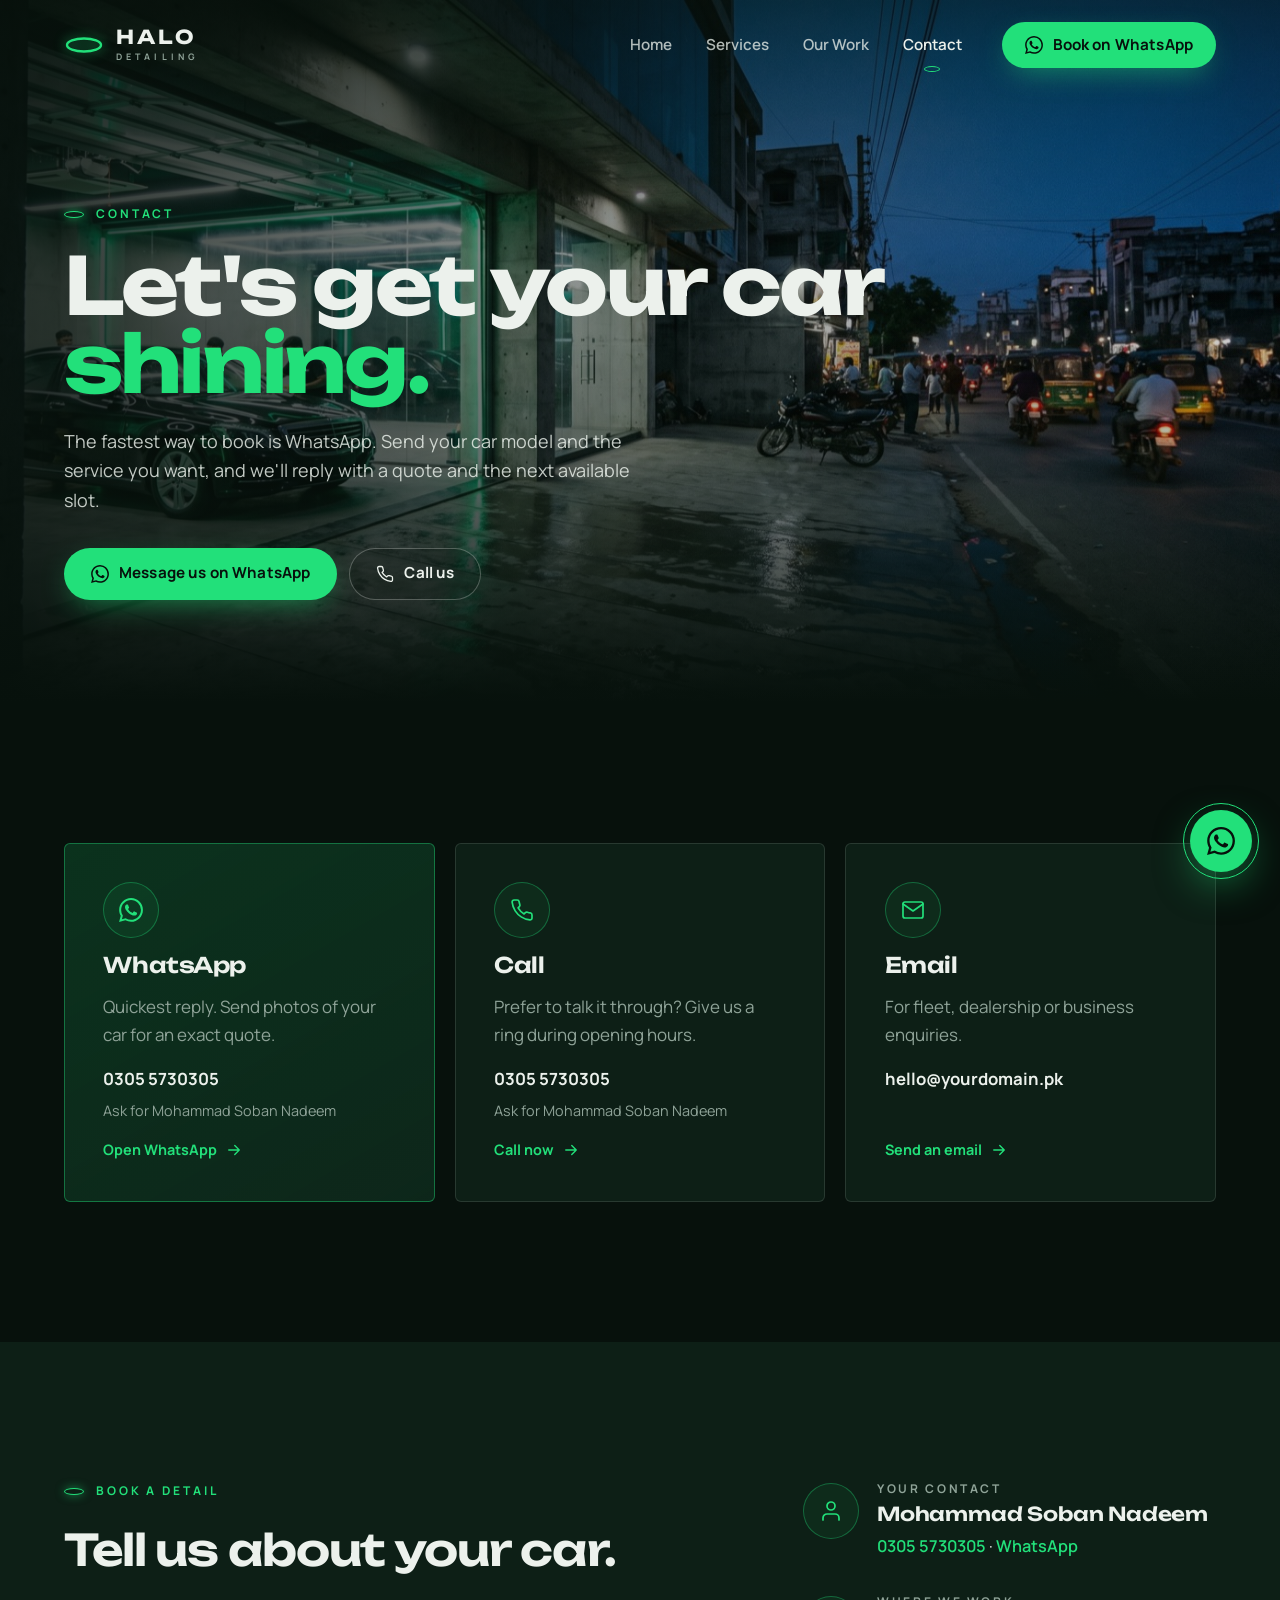
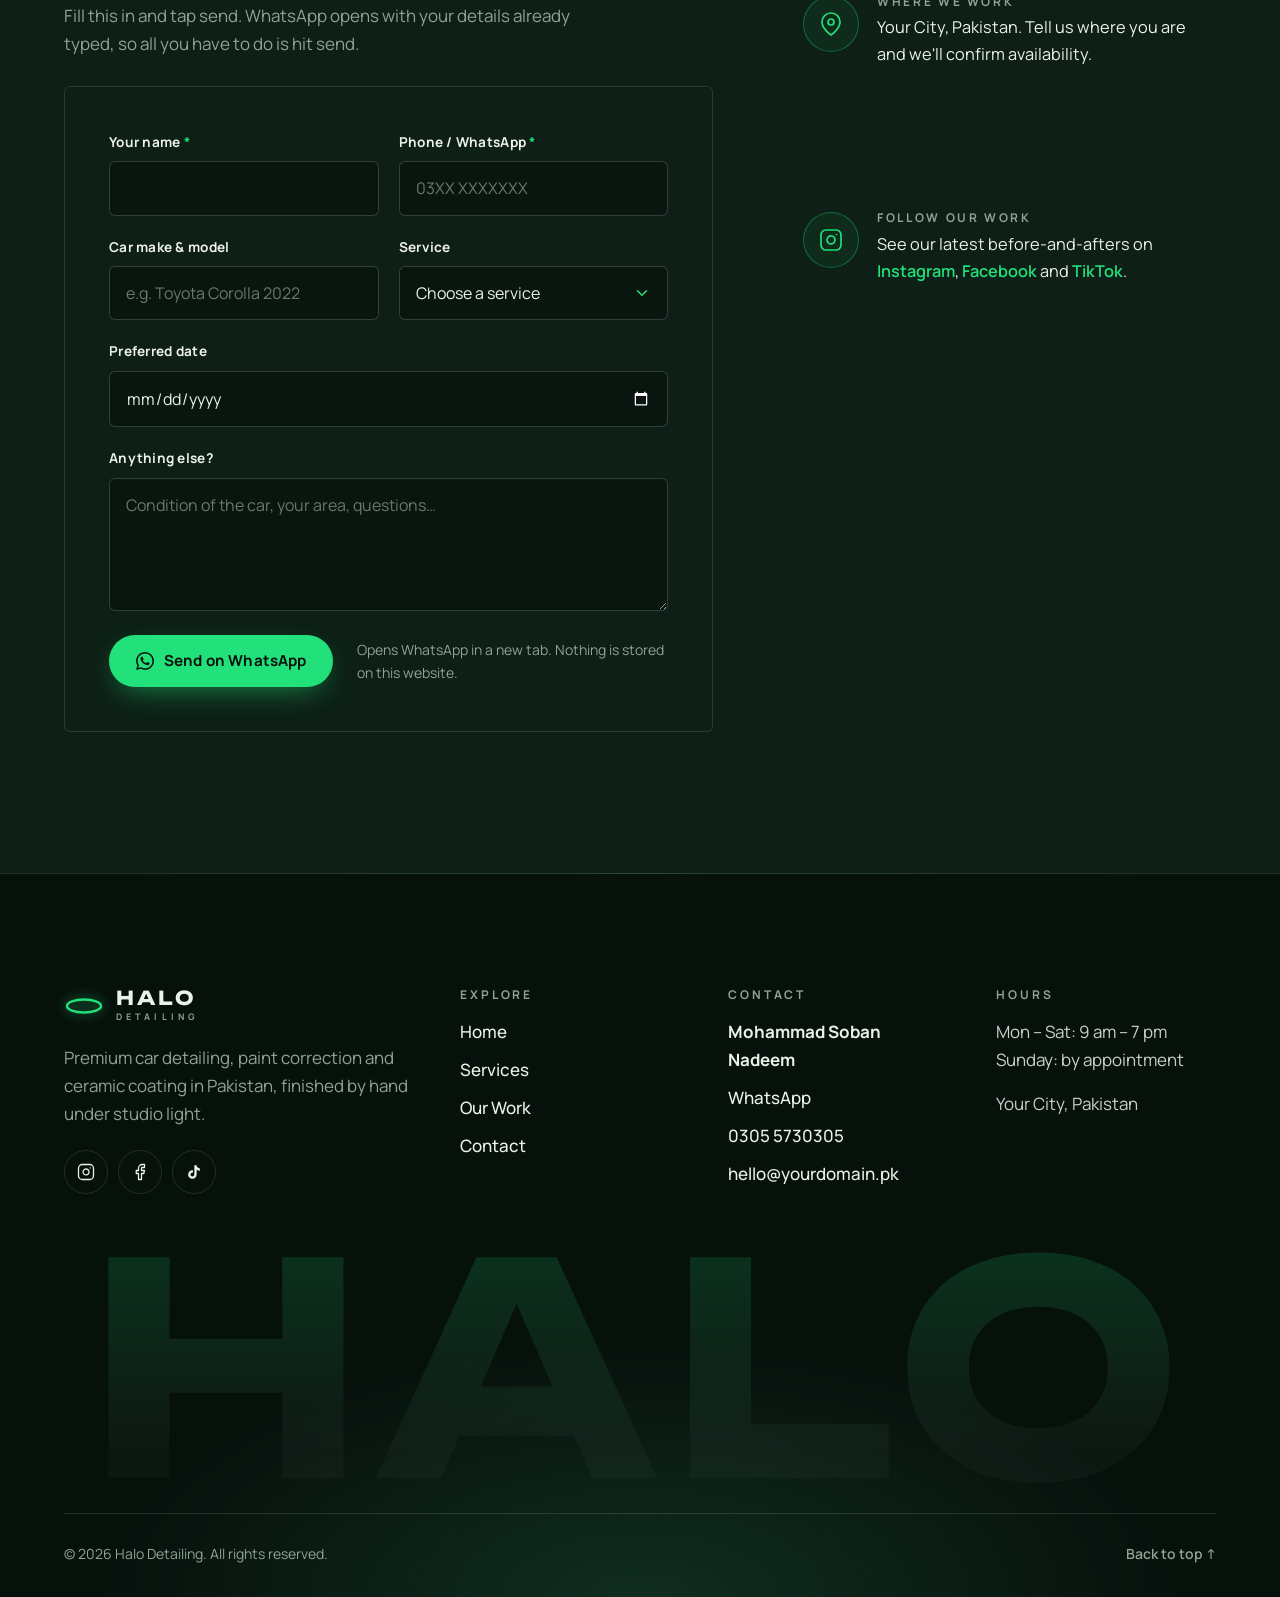
<file: contact.html>
<!doctype html>
<html lang="en">
<head>
  <meta charset="utf-8">
  <meta name="viewport" content="width=device-width, initial-scale=1">
  <title>Contact &amp; Book | Halo Detailing Pakistan</title>
  <meta name="description" content="Book car detailing, paint correction or ceramic coating with Halo Detailing. Message us on WhatsApp, call, or send your car details through the booking form.">
  <meta name="theme-color" content="#07110C">

  <meta property="og:type" content="website">
  <meta property="og:site_name" content="Halo Detailing">
  <meta property="og:title" content="Contact &amp; Book | Halo Detailing Pakistan">
  <meta property="og:description" content="Book car detailing, paint correction or ceramic coating with Halo Detailing. Message us on WhatsApp, call, or send your car details through the booking form.">
  <meta property="og:image" content="assets/img/og-share.jpg">
  <meta name="twitter:card" content="summary_large_image">

  <link rel="icon" href="assets/img/favicon.svg" type="image/svg+xml">
  <link rel="preconnect" href="https://fonts.googleapis.com">
  <link rel="preconnect" href="https://fonts.gstatic.com" crossorigin>
  <link rel="stylesheet" href="https://fonts.googleapis.com/css2?family=Manrope:wght@400;500;600;700;800&amp;family=Unbounded:wght@400;500;600;700&amp;display=swap">
  <link rel="stylesheet" href="assets/css/global.css">
  <script>document.documentElement.classList.add('js');</script>
  <script type="application/ld+json">
  {
    "@context": "https://schema.org",
    "@type": "AutomotiveBusiness",
    "name": "Halo Detailing",
    "description": "Premium car detailing in Pakistan: paint correction, ceramic coating, paint protection film and interior detailing.",
    "image": "assets/img/hero-studio-suv.jpg",
    "telephone": "+923055730305",
    "email": "hello@yourdomain.pk",
    "priceRange": "Rs",
    "address": { "@type": "PostalAddress", "addressLocality": "Your City", "addressCountry": "PK" },
    "areaServed": { "@type": "Country", "name": "Pakistan" },
    "openingHours": "Mo-Sa 09:00-19:00",
    "sameAs": ["https://www.instagram.com/", "https://www.facebook.com/", "https://www.tiktok.com/"]
  }
  </script>
</head>
<body>
  <a class="skip-link" href="#main">Skip to content</a>

  <!-- ===================== HEADER (Elementor: Theme Builder → Header) ===================== -->
  <header class="site-header">
    <div class="site-header-inner">
      <a class="site-logo" href="index.html">
        <svg class="site-logo-mark" viewBox="0 0 40 24" aria-hidden="true" focusable="false"><ellipse cx="20" cy="12" rx="17" ry="6.5" fill="none" stroke="currentColor" stroke-width="2.4"/></svg>
        <span class="site-logo-text"><span class="site-logo-name">HALO</span><span class="site-logo-tag">Detailing</span></span>
      </a>

      <nav class="site-nav" id="site-nav" aria-label="Main">
        <ul class="site-nav-list">
          <li class="site-nav-item"><a class="site-nav-link" href="index.html">Home</a></li>
          <li class="site-nav-item"><a class="site-nav-link" href="services.html">Services</a></li>
          <li class="site-nav-item"><a class="site-nav-link" href="work.html">Our Work</a></li>
          <li class="site-nav-item"><a class="site-nav-link" href="contact.html" aria-current="page">Contact</a></li>
        </ul>
        <a class="btn btn-primary site-nav-cta" href="https://wa.me/923055730305?text=Hi%20Halo%20Detailing%2C%20I%27d%20like%20to%20book%20a%20detail." target="_blank" rel="noopener">
          <svg viewBox="0 0 24 24" fill="currentColor" aria-hidden="true" focusable="false"><path d="M17.47 14.38c-.3-.15-1.76-.87-2.03-.97-.27-.1-.47-.15-.67.15-.2.3-.77.97-.94 1.16-.17.2-.35.22-.64.07-.3-.15-1.26-.46-2.39-1.47-.88-.79-1.48-1.76-1.65-2.06-.17-.3-.02-.46.13-.61.13-.13.3-.35.45-.52.15-.17.2-.3.3-.5.1-.2.05-.37-.03-.52-.07-.15-.67-1.61-.92-2.21-.24-.58-.49-.5-.67-.51h-.57c-.2 0-.52.07-.79.37-.27.3-1.04 1.02-1.04 2.48 0 1.46 1.07 2.88 1.21 3.07.15.2 2.1 3.2 5.08 4.49.71.31 1.26.49 1.69.63.71.22 1.36.19 1.87.12.57-.09 1.76-.72 2.01-1.41.25-.7.25-1.29.17-1.41-.07-.13-.27-.2-.57-.35m-5.42 7.4h-.01a9.87 9.87 0 0 1-5.03-1.38l-.36-.21-3.74.98 1-3.65-.24-.37a9.86 9.86 0 0 1-1.51-5.26c0-5.45 4.44-9.88 9.89-9.88 2.64 0 5.12 1.03 6.99 2.9a9.82 9.82 0 0 1 2.89 6.99c0 5.45-4.44 9.88-9.88 9.88m8.41-18.3A11.82 11.82 0 0 0 12.05 0C5.5 0 .16 5.34.16 11.89c0 2.1.55 4.14 1.59 5.95L.06 24l6.3-1.65a11.88 11.88 0 0 0 5.68 1.45h.01c6.55 0 11.89-5.34 11.89-11.89 0-3.18-1.24-6.17-3.48-8.41z"/></svg>
          Book on WhatsApp
        </a>
        <p class="site-nav-contact">Prefer to talk? <a href="tel:+923055730305">0305 5730305</a></p>
      </nav>

      <button class="menu-toggle" type="button" aria-expanded="false" aria-controls="site-nav">
        <span class="sr-only">Menu</span>
        <svg class="menu-toggle-open" viewBox="0 0 24 24" fill="none" stroke="currentColor" stroke-width="1.8" stroke-linecap="round" aria-hidden="true" focusable="false"><path d="M4 8h16M4 16h16"/></svg>
        <svg class="menu-toggle-close" viewBox="0 0 24 24" fill="none" stroke="currentColor" stroke-width="1.8" stroke-linecap="round" aria-hidden="true" focusable="false"><path d="M6 6l12 12M18 6 6 18"/></svg>
      </button>
    </div>
  </header>

  <main id="main">

    <!-- ===================== PAGE HERO (standard) ===================== -->
    <section class="page-hero" style="background-image: url('assets/img/header-contact-studio-night.jpg');" aria-labelledby="contact-title">
      <div class="container page-hero-inner">
        <p class="eyebrow page-hero-eyebrow">Contact</p>
        <h1 class="page-hero-title" id="contact-title">Let's get your car <span class="page-hero-title-accent">shining.</span></h1>
        <p class="page-hero-text">The fastest way to book is WhatsApp. Send your car model and the service you want, and we'll reply with a quote and the next available slot.</p>
        <div class="page-hero-buttons">
          <a class="btn btn-primary" href="https://wa.me/923055730305?text=Hi%20Halo%20Detailing%2C%20I%27d%20like%20to%20book%20a%20detail." target="_blank" rel="noopener">
            <svg viewBox="0 0 24 24" fill="currentColor" aria-hidden="true" focusable="false"><path d="M17.47 14.38c-.3-.15-1.76-.87-2.03-.97-.27-.1-.47-.15-.67.15-.2.3-.77.97-.94 1.16-.17.2-.35.22-.64.07-.3-.15-1.26-.46-2.39-1.47-.88-.79-1.48-1.76-1.65-2.06-.17-.3-.02-.46.13-.61.13-.13.3-.35.45-.52.15-.17.2-.3.3-.5.1-.2.05-.37-.03-.52-.07-.15-.67-1.61-.92-2.21-.24-.58-.49-.5-.67-.51h-.57c-.2 0-.52.07-.79.37-.27.3-1.04 1.02-1.04 2.48 0 1.46 1.07 2.88 1.21 3.07.15.2 2.1 3.2 5.08 4.49.71.31 1.26.49 1.69.63.71.22 1.36.19 1.87.12.57-.09 1.76-.72 2.01-1.41.25-.7.25-1.29.17-1.41-.07-.13-.27-.2-.57-.35m-5.42 7.4h-.01a9.87 9.87 0 0 1-5.03-1.38l-.36-.21-3.74.98 1-3.65-.24-.37a9.86 9.86 0 0 1-1.51-5.26c0-5.45 4.44-9.88 9.89-9.88 2.64 0 5.12 1.03 6.99 2.9a9.82 9.82 0 0 1 2.89 6.99c0 5.45-4.44 9.88-9.88 9.88m8.41-18.3A11.82 11.82 0 0 0 12.05 0C5.5 0 .16 5.34.16 11.89c0 2.1.55 4.14 1.59 5.95L.06 24l6.3-1.65a11.88 11.88 0 0 0 5.68 1.45h.01c6.55 0 11.89-5.34 11.89-11.89 0-3.18-1.24-6.17-3.48-8.41z"/></svg>
            Message us on WhatsApp
          </a>
          <a class="btn btn-ghost" href="tel:+923055730305">
            <svg viewBox="0 0 24 24" fill="none" stroke="currentColor" stroke-width="1.7" stroke-linecap="round" stroke-linejoin="round" aria-hidden="true" focusable="false"><path d="M22 16.92v3a2 2 0 0 1-2.18 2 19.79 19.79 0 0 1-8.63-3.07 19.5 19.5 0 0 1-6-6 19.79 19.79 0 0 1-3.07-8.67A2 2 0 0 1 4.11 2h3a2 2 0 0 1 2 1.72c.13.96.36 1.9.7 2.81a2 2 0 0 1-.45 2.11L8.09 9.91a16 16 0 0 0 6 6l1.27-1.27a2 2 0 0 1 2.11-.45c.91.34 1.85.57 2.81.7A2 2 0 0 1 22 16.92z"/></svg>
            Call us
          </a>
        </div>
      </div>
    </section>

    <!-- ===================== CONTACT OPTIONS (standard: 3 × Icon Box) ===================== -->
    <section class="section contact-options-section" aria-labelledby="contact-options-title">
      <div class="container">
        <h2 class="sr-only" id="contact-options-title">Ways to reach us</h2>
        <div class="contact-options">
          <a class="contact-card contact-card--primary reveal" href="https://wa.me/923055730305?text=Hi%20Halo%20Detailing%2C%20I%27d%20like%20to%20book%20a%20detail." target="_blank" rel="noopener">
            <span class="icon-ring contact-card-icon"><svg viewBox="0 0 24 24" fill="currentColor" aria-hidden="true" focusable="false"><path d="M17.47 14.38c-.3-.15-1.76-.87-2.03-.97-.27-.1-.47-.15-.67.15-.2.3-.77.97-.94 1.16-.17.2-.35.22-.64.07-.3-.15-1.26-.46-2.39-1.47-.88-.79-1.48-1.76-1.65-2.06-.17-.3-.02-.46.13-.61.13-.13.3-.35.45-.52.15-.17.2-.3.3-.5.1-.2.05-.37-.03-.52-.07-.15-.67-1.61-.92-2.21-.24-.58-.49-.5-.67-.51h-.57c-.2 0-.52.07-.79.37-.27.3-1.04 1.02-1.04 2.48 0 1.46 1.07 2.88 1.21 3.07.15.2 2.1 3.2 5.08 4.49.71.31 1.26.49 1.69.63.71.22 1.36.19 1.87.12.57-.09 1.76-.72 2.01-1.41.25-.7.25-1.29.17-1.41-.07-.13-.27-.2-.57-.35m-5.42 7.4h-.01a9.87 9.87 0 0 1-5.03-1.38l-.36-.21-3.74.98 1-3.65-.24-.37a9.86 9.86 0 0 1-1.51-5.26c0-5.45 4.44-9.88 9.89-9.88 2.64 0 5.12 1.03 6.99 2.9a9.82 9.82 0 0 1 2.89 6.99c0 5.45-4.44 9.88-9.88 9.88m8.41-18.3A11.82 11.82 0 0 0 12.05 0C5.5 0 .16 5.34.16 11.89c0 2.1.55 4.14 1.59 5.95L.06 24l6.3-1.65a11.88 11.88 0 0 0 5.68 1.45h.01c6.55 0 11.89-5.34 11.89-11.89 0-3.18-1.24-6.17-3.48-8.41z"/></svg></span>
            <h3 class="contact-card-title">WhatsApp</h3>
            <p class="contact-card-text">Quickest reply. Send photos of your car for an exact quote.</p>
            <p class="contact-card-value">0305 5730305</p>
            <p class="contact-card-name">Ask for Mohammad Soban Nadeem</p>
            <span class="contact-card-cta">Open WhatsApp <svg viewBox="0 0 24 24" fill="none" stroke="currentColor" stroke-width="1.8" stroke-linecap="round" stroke-linejoin="round" aria-hidden="true" focusable="false"><path d="M5 12h14M13 6l6 6-6 6"/></svg></span>
          </a>
          <a class="contact-card reveal" href="tel:+923055730305">
            <span class="icon-ring contact-card-icon"><svg viewBox="0 0 24 24" fill="none" stroke="currentColor" stroke-width="1.7" stroke-linecap="round" stroke-linejoin="round" aria-hidden="true" focusable="false"><path d="M22 16.92v3a2 2 0 0 1-2.18 2 19.79 19.79 0 0 1-8.63-3.07 19.5 19.5 0 0 1-6-6 19.79 19.79 0 0 1-3.07-8.67A2 2 0 0 1 4.11 2h3a2 2 0 0 1 2 1.72c.13.96.36 1.9.7 2.81a2 2 0 0 1-.45 2.11L8.09 9.91a16 16 0 0 0 6 6l1.27-1.27a2 2 0 0 1 2.11-.45c.91.34 1.85.57 2.81.7A2 2 0 0 1 22 16.92z"/></svg></span>
            <h3 class="contact-card-title">Call</h3>
            <p class="contact-card-text">Prefer to talk it through? Give us a ring during opening hours.</p>
            <p class="contact-card-value">0305 5730305</p>
            <p class="contact-card-name">Ask for Mohammad Soban Nadeem</p>
            <span class="contact-card-cta">Call now <svg viewBox="0 0 24 24" fill="none" stroke="currentColor" stroke-width="1.8" stroke-linecap="round" stroke-linejoin="round" aria-hidden="true" focusable="false"><path d="M5 12h14M13 6l6 6-6 6"/></svg></span>
          </a>
          <a class="contact-card reveal" href="mailto:hello@yourdomain.pk">
            <span class="icon-ring contact-card-icon"><svg viewBox="0 0 24 24" fill="none" stroke="currentColor" stroke-width="1.7" stroke-linecap="round" stroke-linejoin="round" aria-hidden="true" focusable="false"><rect x="2" y="4" width="20" height="16" rx="2"/><path d="m22 6-10 7L2 6"/></svg></span>
            <h3 class="contact-card-title">Email</h3>
            <p class="contact-card-text">For fleet, dealership or business enquiries.</p>
            <p class="contact-card-value">hello@yourdomain.pk</p>
            <span class="contact-card-cta">Send an email <svg viewBox="0 0 24 24" fill="none" stroke="currentColor" stroke-width="1.8" stroke-linecap="round" stroke-linejoin="round" aria-hidden="true" focusable="false"><path d="M5 12h14M13 6l6 6-6 6"/></svg></span>
          </a>
        </div>
      </div>
    </section>

    <!-- ===================== BOOKING FORM + INFO (standard; Elementor: Form widget) ===================== -->
    <section class="section section--surface booking-section" id="book" aria-labelledby="booking-title">
      <div class="container">
        <div class="contact-main">
          <div class="booking">
            <p class="eyebrow">Book a detail</p>
            <h2 class="booking-title" id="booking-title">Tell us about your car.</h2>
            <p class="booking-text">Fill this in and tap send. WhatsApp opens with your details already typed, so all you have to do is hit send.</p>

            <form class="booking-form" action="https://wa.me/923055730305" method="get" target="_blank">
              <input type="hidden" name="text" value="Hi Halo Detailing, I'd like to book a detail.">
              <div class="form-field">
                <label class="form-label" for="booking-name">Your name <span class="form-required" aria-hidden="true">*</span></label>
                <input class="form-input" id="booking-name" type="text" autocomplete="name" required>
              </div>
              <div class="form-field">
                <label class="form-label" for="booking-phone">Phone / WhatsApp <span class="form-required" aria-hidden="true">*</span></label>
                <input class="form-input" id="booking-phone" type="tel" autocomplete="tel" inputmode="tel" placeholder="03XX XXXXXXX" required>
              </div>
              <div class="form-field">
                <label class="form-label" for="booking-car">Car make &amp; model</label>
                <input class="form-input" id="booking-car" type="text" placeholder="e.g. Toyota Corolla 2022">
              </div>
              <div class="form-field">
                <label class="form-label" for="booking-service">Service</label>
                <select class="form-input" id="booking-service">
                  <option value="">Choose a service</option>
                <option value="Exterior Detail">Exterior Detail</option>
                <option value="Interior Deep Clean">Interior Deep Clean</option>
                <option value="Paint Correction">Paint Correction</option>
                <option value="Ceramic Coating">Ceramic Coating</option>
                <option value="Paint Protection Film">Paint Protection Film</option>
                <option value="Essential package">Essential package</option>
                <option value="Signature package">Signature package</option>
                <option value="Halo package">Halo package</option>
                <option value="Not sure yet">Not sure yet</option>
                </select>
              </div>
              <div class="form-field">
                <label class="form-label" for="booking-date">Preferred date</label>
                <input class="form-input" id="booking-date" type="date">
              </div>
              <div class="form-field form-field--full">
                <label class="form-label" for="booking-message">Anything else?</label>
                <textarea class="form-input" id="booking-message" rows="4" placeholder="Condition of the car, your area, questions…"></textarea>
              </div>
              <div class="form-actions">
                <button class="btn btn-primary form-submit" type="submit">
                  <svg viewBox="0 0 24 24" fill="currentColor" aria-hidden="true" focusable="false"><path d="M17.47 14.38c-.3-.15-1.76-.87-2.03-.97-.27-.1-.47-.15-.67.15-.2.3-.77.97-.94 1.16-.17.2-.35.22-.64.07-.3-.15-1.26-.46-2.39-1.47-.88-.79-1.48-1.76-1.65-2.06-.17-.3-.02-.46.13-.61.13-.13.3-.35.45-.52.15-.17.2-.3.3-.5.1-.2.05-.37-.03-.52-.07-.15-.67-1.61-.92-2.21-.24-.58-.49-.5-.67-.51h-.57c-.2 0-.52.07-.79.37-.27.3-1.04 1.02-1.04 2.48 0 1.46 1.07 2.88 1.21 3.07.15.2 2.1 3.2 5.08 4.49.71.31 1.26.49 1.69.63.71.22 1.36.19 1.87.12.57-.09 1.76-.72 2.01-1.41.25-.7.25-1.29.17-1.41-.07-.13-.27-.2-.57-.35m-5.42 7.4h-.01a9.87 9.87 0 0 1-5.03-1.38l-.36-.21-3.74.98 1-3.65-.24-.37a9.86 9.86 0 0 1-1.51-5.26c0-5.45 4.44-9.88 9.89-9.88 2.64 0 5.12 1.03 6.99 2.9a9.82 9.82 0 0 1 2.89 6.99c0 5.45-4.44 9.88-9.88 9.88m8.41-18.3A11.82 11.82 0 0 0 12.05 0C5.5 0 .16 5.34.16 11.89c0 2.1.55 4.14 1.59 5.95L.06 24l6.3-1.65a11.88 11.88 0 0 0 5.68 1.45h.01c6.55 0 11.89-5.34 11.89-11.89 0-3.18-1.24-6.17-3.48-8.41z"/></svg>
                  Send on WhatsApp
                </button>
                <p class="form-note">Opens WhatsApp in a new tab. Nothing is stored on this website.</p>
              </div>
              <p class="form-success" role="status" hidden>WhatsApp should now be open with your details. If it didn't open, message us directly on 0305 5730305.</p>
            </form>
          </div>

          <aside class="contact-info" aria-label="Business details">
            <div class="contact-info-block reveal">
              <span class="icon-ring"><svg viewBox="0 0 24 24" fill="none" stroke="currentColor" stroke-width="1.7" stroke-linecap="round" stroke-linejoin="round" aria-hidden="true" focusable="false"><path d="M20 21v-2a4 4 0 0 0-4-4H8a4 4 0 0 0-4 4v2"/><circle cx="12" cy="7" r="4"/></svg></span>
              <div class="contact-info-body">
                <h3 class="contact-info-title">Your contact</h3>
                <p class="contact-info-name">Mohammad Soban Nadeem</p>
                <p class="contact-info-text"><a href="tel:+923055730305">0305 5730305</a> · <a href="https://wa.me/923055730305" target="_blank" rel="noopener">WhatsApp</a></p>
              </div>
            </div>
            <div class="contact-info-block reveal">
              <span class="icon-ring"><svg viewBox="0 0 24 24" fill="none" stroke="currentColor" stroke-width="1.7" stroke-linecap="round" stroke-linejoin="round" aria-hidden="true" focusable="false"><path d="M21 10c0 7-9 13-9 13s-9-6-9-13a9 9 0 0 1 18 0z"/><circle cx="12" cy="10" r="3"/></svg></span>
              <div class="contact-info-body">
                <h3 class="contact-info-title">Where we work</h3>
                <p class="contact-info-text">Your City, Pakistan. Tell us where you are and we'll confirm availability.</p>
              </div>
            </div>
            <div class="contact-info-block reveal">
              <span class="icon-ring"><svg viewBox="0 0 24 24" fill="none" stroke="currentColor" stroke-width="1.7" stroke-linecap="round" stroke-linejoin="round" aria-hidden="true" focusable="false"><circle cx="12" cy="12" r="10"/><path d="M12 6v6l4 2"/></svg></span>
              <div class="contact-info-body">
                <h3 class="contact-info-title">Opening hours</h3>
                <p class="contact-info-text">Mon – Sat: 9 am – 7 pm<br>Sunday: by appointment</p>
              </div>
            </div>
            <div class="contact-info-block reveal">
              <span class="icon-ring"><svg viewBox="0 0 24 24" fill="none" stroke="currentColor" stroke-width="1.7" stroke-linecap="round" stroke-linejoin="round" aria-hidden="true" focusable="false"><rect x="2" y="2" width="20" height="20" rx="5"/><path d="M16 11.37A4 4 0 1 1 12.63 8 4 4 0 0 1 16 11.37z"/><path d="M17.5 6.5h.01"/></svg></span>
              <div class="contact-info-body">
                <h3 class="contact-info-title">Follow our work</h3>
                <p class="contact-info-text">See our latest before-and-afters on <a href="https://www.instagram.com/" target="_blank" rel="noopener">Instagram</a>, <a href="https://www.facebook.com/" target="_blank" rel="noopener">Facebook</a> and <a href="https://www.tiktok.com/" target="_blank" rel="noopener">TikTok</a>.</p>
              </div>
            </div>
          </aside>
        </div>
      </div>
    </section>

  </main>

  <!-- ===================== FOOTER (Elementor: Theme Builder → Footer) ===================== -->
  <footer class="site-footer">
    <div class="container site-footer-inner">
      <div class="footer-top">
        <div class="footer-brand">
          <a class="site-logo" href="index.html">
            <svg class="site-logo-mark" viewBox="0 0 40 24" aria-hidden="true" focusable="false"><ellipse cx="20" cy="12" rx="17" ry="6.5" fill="none" stroke="currentColor" stroke-width="2.4"/></svg>
            <span class="site-logo-text"><span class="site-logo-name">HALO</span><span class="site-logo-tag">Detailing</span></span>
          </a>
          <p class="footer-tagline">Premium car detailing, paint correction and ceramic coating in Pakistan, finished by hand under studio light.</p>
          <ul class="social-list">
            <li><a class="social-link" href="https://www.instagram.com/" target="_blank" rel="noopener"><span class="sr-only">Instagram</span><svg viewBox="0 0 24 24" fill="none" stroke="currentColor" stroke-width="1.7" stroke-linecap="round" stroke-linejoin="round" aria-hidden="true" focusable="false"><rect x="2" y="2" width="20" height="20" rx="5"/><path d="M16 11.37A4 4 0 1 1 12.63 8 4 4 0 0 1 16 11.37z"/><path d="M17.5 6.5h.01"/></svg></a></li>
            <li><a class="social-link" href="https://www.facebook.com/" target="_blank" rel="noopener"><span class="sr-only">Facebook</span><svg viewBox="0 0 24 24" fill="none" stroke="currentColor" stroke-width="1.7" stroke-linecap="round" stroke-linejoin="round" aria-hidden="true" focusable="false"><path d="M18 2h-3a5 5 0 0 0-5 5v3H7v4h3v8h4v-8h3l1-4h-4V7a1 1 0 0 1 1-1h3z"/></svg></a></li>
            <li><a class="social-link" href="https://www.tiktok.com/" target="_blank" rel="noopener"><span class="sr-only">TikTok</span><svg viewBox="0 0 24 24" fill="currentColor" aria-hidden="true" focusable="false"><path d="M16.6 5.82A4.28 4.28 0 0 1 15.54 3h-3.09v12.4a2.59 2.59 0 0 1-2.59 2.5 2.6 2.6 0 0 1-2.6-2.6 2.6 2.6 0 0 1 3.4-2.47V9.68a5.68 5.68 0 0 0-.8-.06A5.7 5.7 0 0 0 4.16 15.3 5.7 5.7 0 0 0 9.86 21a5.7 5.7 0 0 0 5.69-5.7V9.01a7.35 7.35 0 0 0 4.3 1.38V7.3a4.3 4.3 0 0 1-3.25-1.48z"/></svg></a></li>
          </ul>
        </div>

        <div class="footer-col">
          <h2 class="footer-heading">Explore</h2>
          <ul class="footer-links">
            <li><a class="footer-link" href="index.html">Home</a></li>
            <li><a class="footer-link" href="services.html">Services</a></li>
            <li><a class="footer-link" href="work.html">Our Work</a></li>
            <li><a class="footer-link" href="contact.html">Contact</a></li>
          </ul>
        </div>

        <div class="footer-col">
          <h2 class="footer-heading">Contact</h2>
          <ul class="footer-links">
            <li class="footer-contact-name">Mohammad Soban Nadeem</li>
            <li><a class="footer-link" href="https://wa.me/923055730305" target="_blank" rel="noopener">WhatsApp</a></li>
            <li><a class="footer-link" href="tel:+923055730305">0305 5730305</a></li>
            <li><a class="footer-link" href="mailto:hello@yourdomain.pk">hello@yourdomain.pk</a></li>
          </ul>
        </div>

        <div class="footer-col">
          <h2 class="footer-heading">Hours</h2>
          <p class="footer-text">Mon – Sat: 9 am – 7 pm<br>Sunday: by appointment</p>
          <p class="footer-text">Your City, Pakistan</p>
        </div>
      </div>

      <p class="footer-wordmark" aria-hidden="true">HALO</p>

      <div class="footer-bottom">
        <p class="footer-copy">© 2026 Halo Detailing. All rights reserved.</p>
        <a class="footer-top-link" href="#main">Back to top ↑</a>
      </div>
    </div>
  </footer>

  <!-- Floating WhatsApp (desktop) + action bar (mobile) -->
  <a class="whatsapp-float" href="https://wa.me/923055730305?text=Hi%20Halo%20Detailing%2C%20I%27d%20like%20to%20book%20a%20detail." target="_blank" rel="noopener">
    <svg viewBox="0 0 24 24" fill="currentColor" aria-hidden="true" focusable="false"><path d="M17.47 14.38c-.3-.15-1.76-.87-2.03-.97-.27-.1-.47-.15-.67.15-.2.3-.77.97-.94 1.16-.17.2-.35.22-.64.07-.3-.15-1.26-.46-2.39-1.47-.88-.79-1.48-1.76-1.65-2.06-.17-.3-.02-.46.13-.61.13-.13.3-.35.45-.52.15-.17.2-.3.3-.5.1-.2.05-.37-.03-.52-.07-.15-.67-1.61-.92-2.21-.24-.58-.49-.5-.67-.51h-.57c-.2 0-.52.07-.79.37-.27.3-1.04 1.02-1.04 2.48 0 1.46 1.07 2.88 1.21 3.07.15.2 2.1 3.2 5.08 4.49.71.31 1.26.49 1.69.63.71.22 1.36.19 1.87.12.57-.09 1.76-.72 2.01-1.41.25-.7.25-1.29.17-1.41-.07-.13-.27-.2-.57-.35m-5.42 7.4h-.01a9.87 9.87 0 0 1-5.03-1.38l-.36-.21-3.74.98 1-3.65-.24-.37a9.86 9.86 0 0 1-1.51-5.26c0-5.45 4.44-9.88 9.89-9.88 2.64 0 5.12 1.03 6.99 2.9a9.82 9.82 0 0 1 2.89 6.99c0 5.45-4.44 9.88-9.88 9.88m8.41-18.3A11.82 11.82 0 0 0 12.05 0C5.5 0 .16 5.34.16 11.89c0 2.1.55 4.14 1.59 5.95L.06 24l6.3-1.65a11.88 11.88 0 0 0 5.68 1.45h.01c6.55 0 11.89-5.34 11.89-11.89 0-3.18-1.24-6.17-3.48-8.41z"/></svg>
    <span class="sr-only">Chat with Halo Detailing on WhatsApp</span>
  </a>

  <div class="mobile-actions">
    <a class="btn btn-primary mobile-actions-whatsapp" href="https://wa.me/923055730305?text=Hi%20Halo%20Detailing%2C%20I%27d%20like%20to%20book%20a%20detail." target="_blank" rel="noopener">
      <svg viewBox="0 0 24 24" fill="currentColor" aria-hidden="true" focusable="false"><path d="M17.47 14.38c-.3-.15-1.76-.87-2.03-.97-.27-.1-.47-.15-.67.15-.2.3-.77.97-.94 1.16-.17.2-.35.22-.64.07-.3-.15-1.26-.46-2.39-1.47-.88-.79-1.48-1.76-1.65-2.06-.17-.3-.02-.46.13-.61.13-.13.3-.35.45-.52.15-.17.2-.3.3-.5.1-.2.05-.37-.03-.52-.07-.15-.67-1.61-.92-2.21-.24-.58-.49-.5-.67-.51h-.57c-.2 0-.52.07-.79.37-.27.3-1.04 1.02-1.04 2.48 0 1.46 1.07 2.88 1.21 3.07.15.2 2.1 3.2 5.08 4.49.71.31 1.26.49 1.69.63.71.22 1.36.19 1.87.12.57-.09 1.76-.72 2.01-1.41.25-.7.25-1.29.17-1.41-.07-.13-.27-.2-.57-.35m-5.42 7.4h-.01a9.87 9.87 0 0 1-5.03-1.38l-.36-.21-3.74.98 1-3.65-.24-.37a9.86 9.86 0 0 1-1.51-5.26c0-5.45 4.44-9.88 9.89-9.88 2.64 0 5.12 1.03 6.99 2.9a9.82 9.82 0 0 1 2.89 6.99c0 5.45-4.44 9.88-9.88 9.88m8.41-18.3A11.82 11.82 0 0 0 12.05 0C5.5 0 .16 5.34.16 11.89c0 2.1.55 4.14 1.59 5.95L.06 24l6.3-1.65a11.88 11.88 0 0 0 5.68 1.45h.01c6.55 0 11.89-5.34 11.89-11.89 0-3.18-1.24-6.17-3.48-8.41z"/></svg>
      WhatsApp
    </a>
    <a class="btn btn-ghost mobile-actions-call" href="tel:+923055730305">
      <svg viewBox="0 0 24 24" fill="none" stroke="currentColor" stroke-width="1.7" stroke-linecap="round" stroke-linejoin="round" aria-hidden="true" focusable="false"><path d="M22 16.92v3a2 2 0 0 1-2.18 2 19.79 19.79 0 0 1-8.63-3.07 19.5 19.5 0 0 1-6-6 19.79 19.79 0 0 1-3.07-8.67A2 2 0 0 1 4.11 2h3a2 2 0 0 1 2 1.72c.13.96.36 1.9.7 2.81a2 2 0 0 1-.45 2.11L8.09 9.91a16 16 0 0 0 6 6l1.27-1.27a2 2 0 0 1 2.11-.45c.91.34 1.85.57 2.81.7A2 2 0 0 1 22 16.92z"/></svg>
      Call
    </a>
  </div>

  <script src="assets/js/site.js" defer></script>
</body>
</html>
</file>
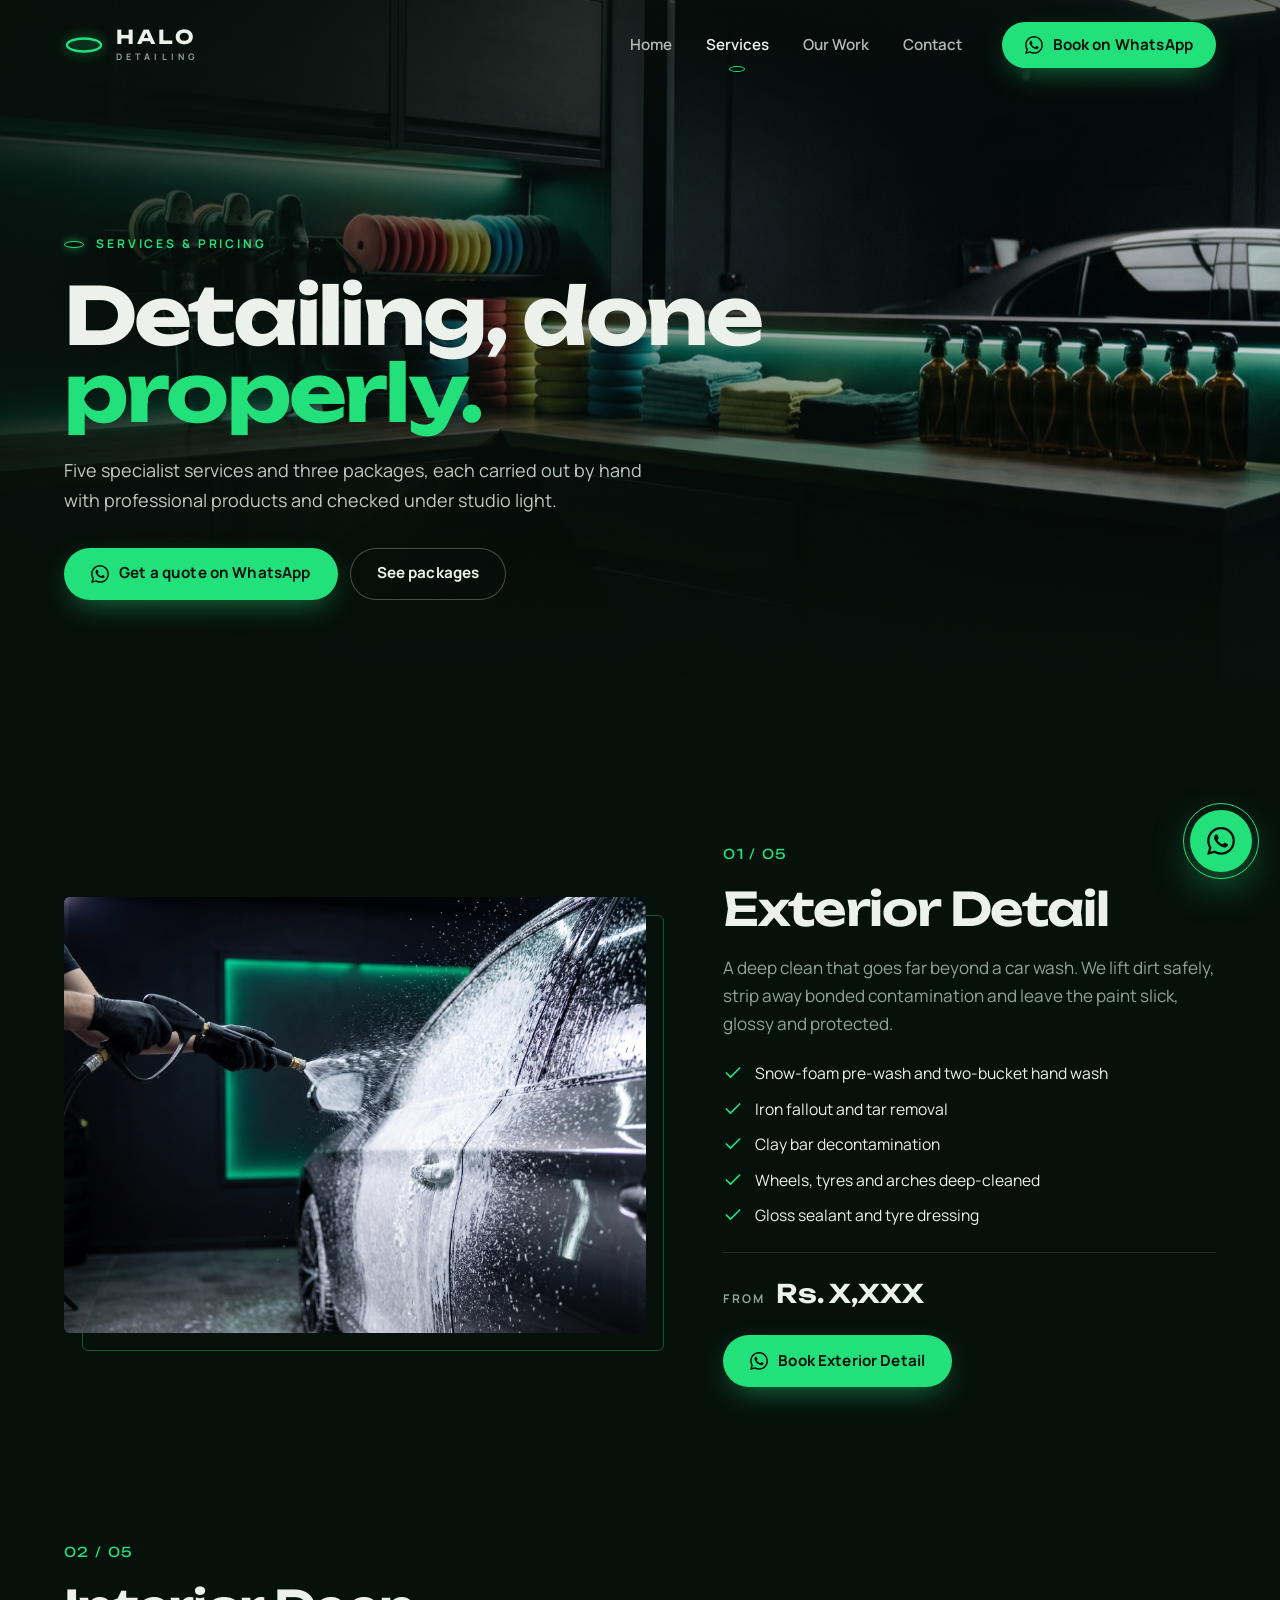
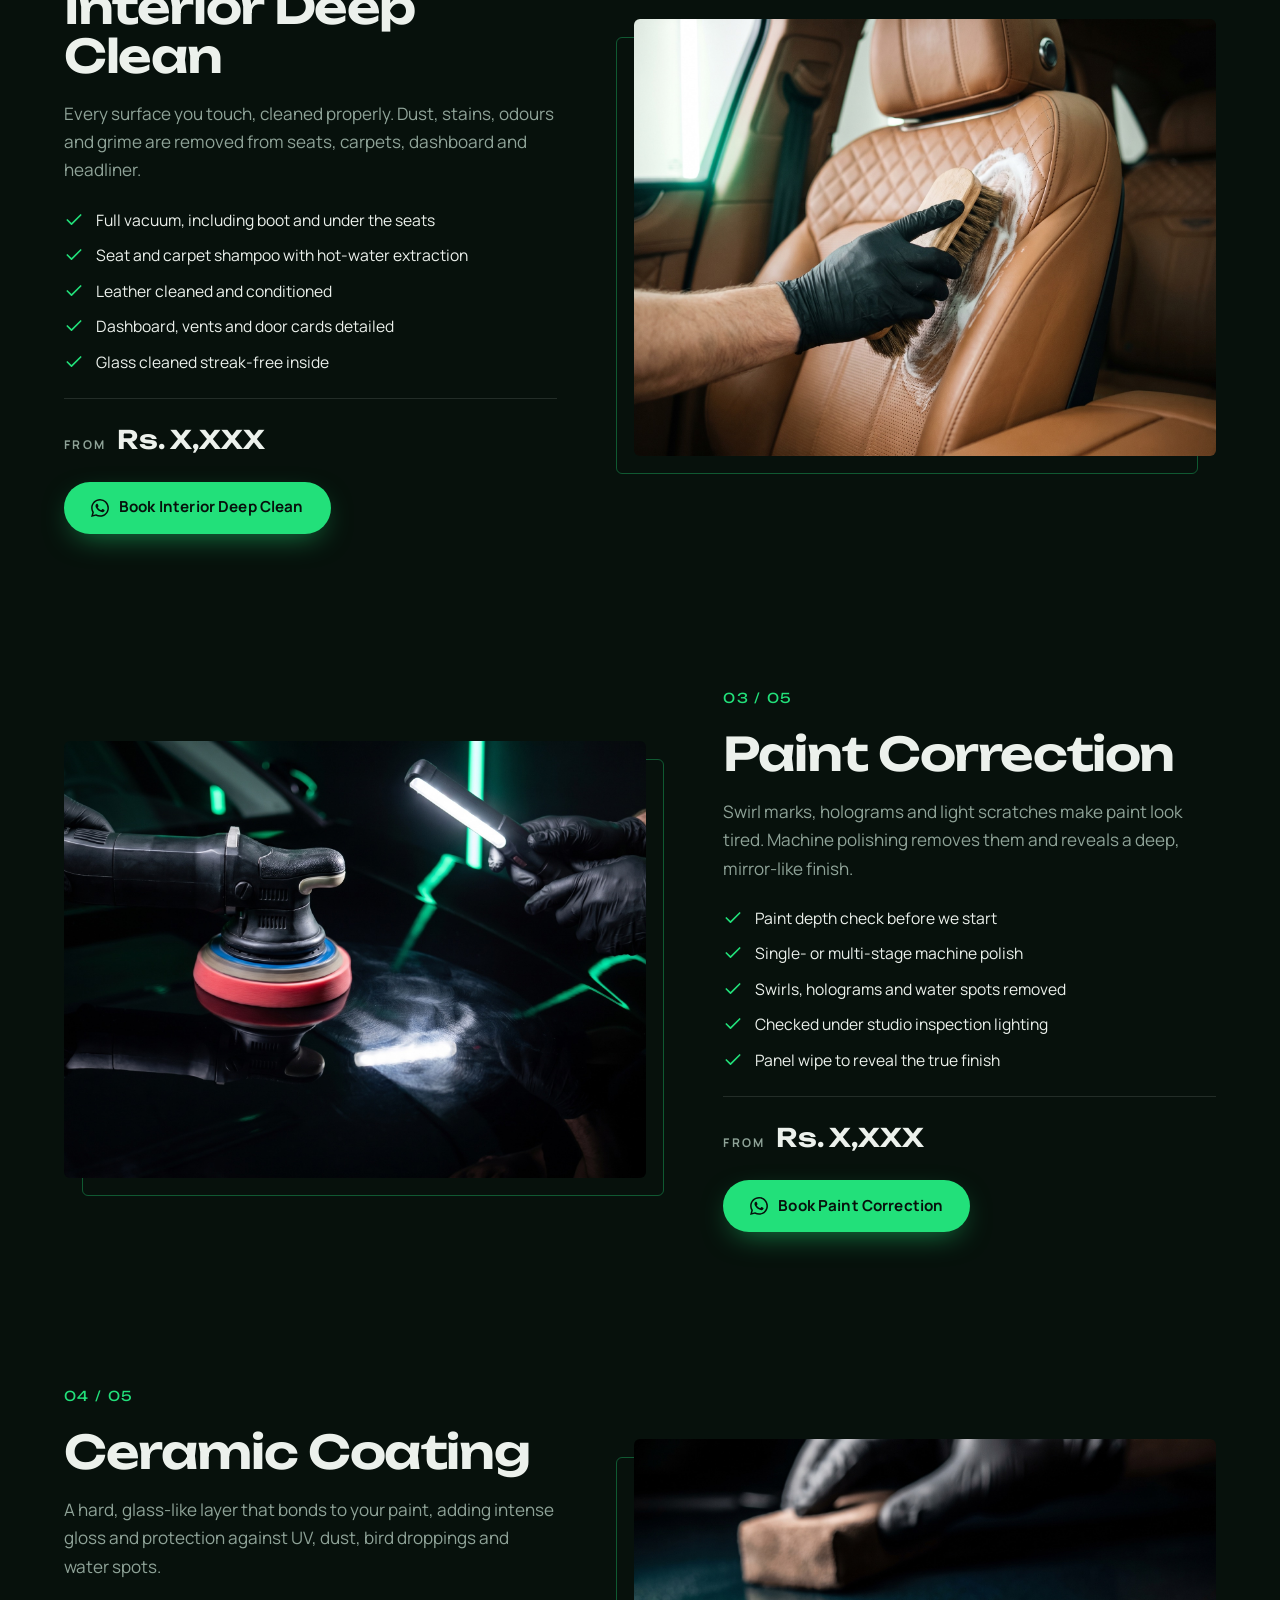
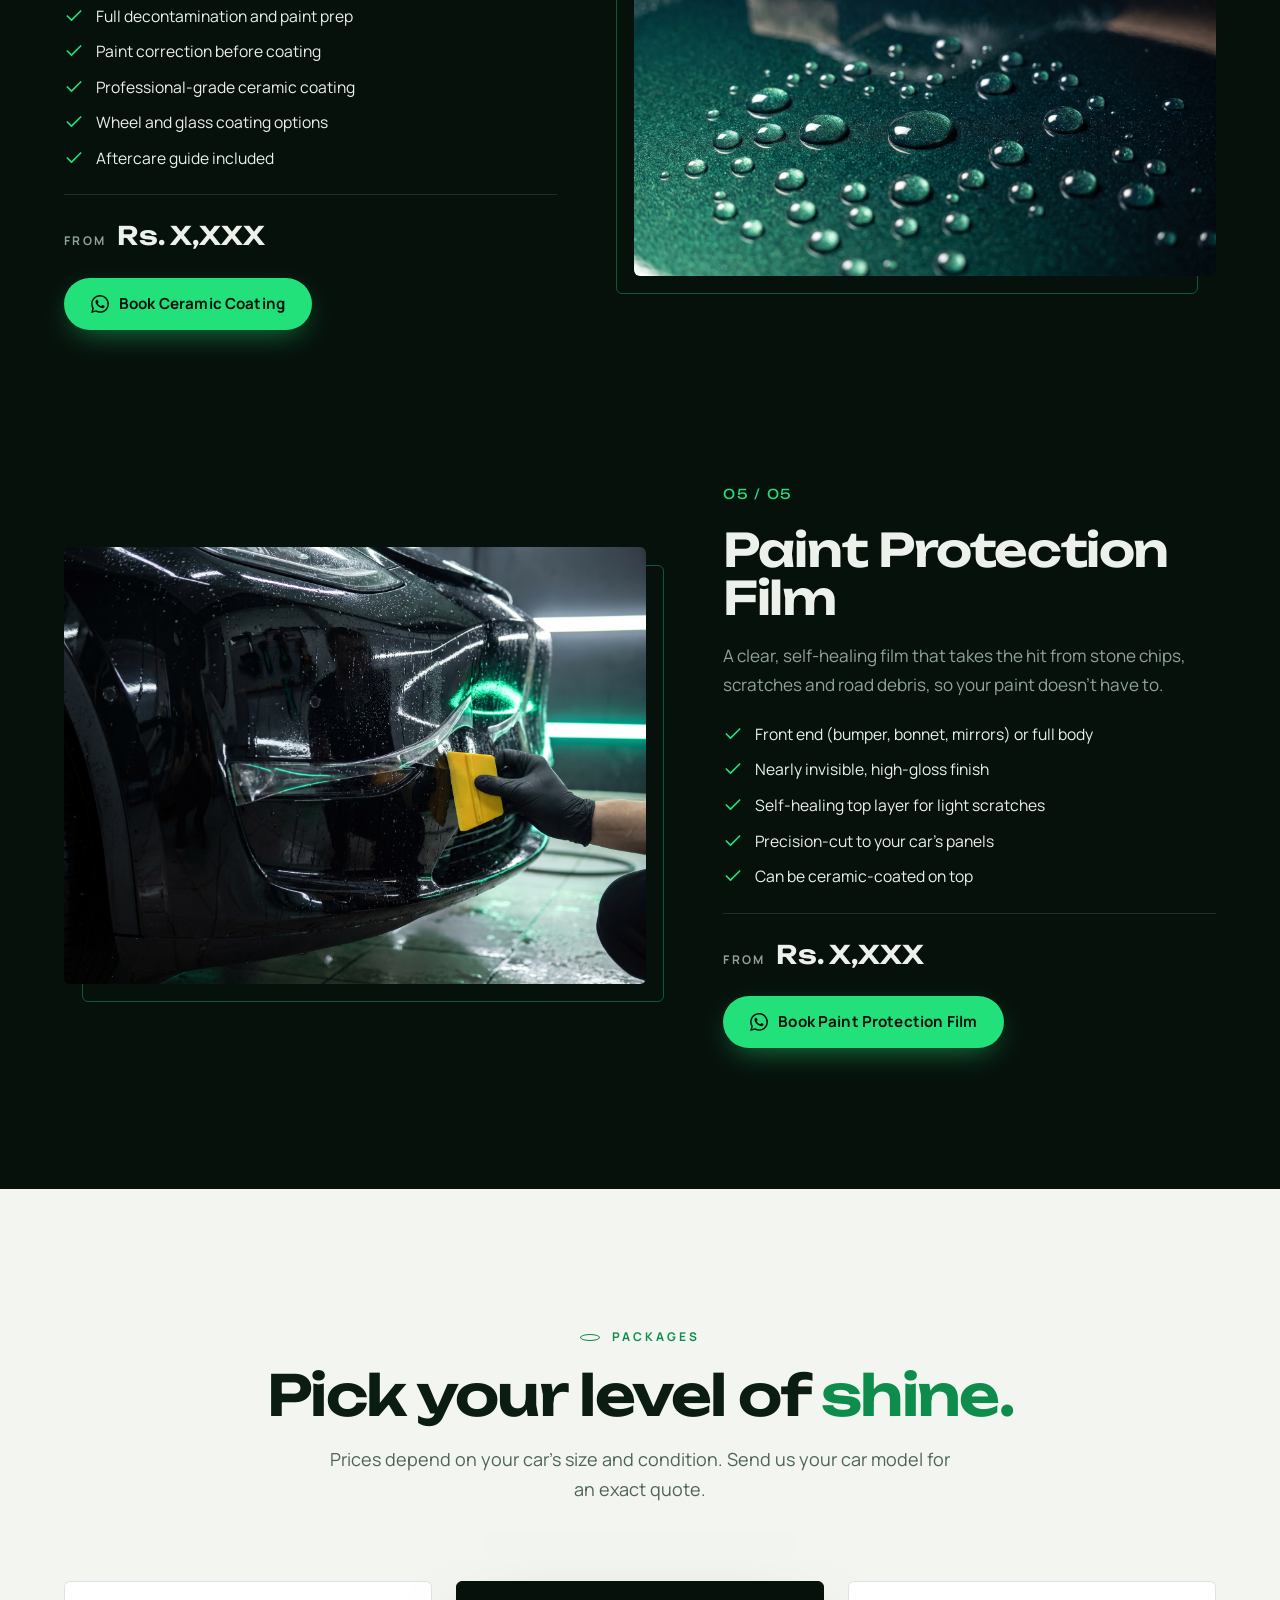
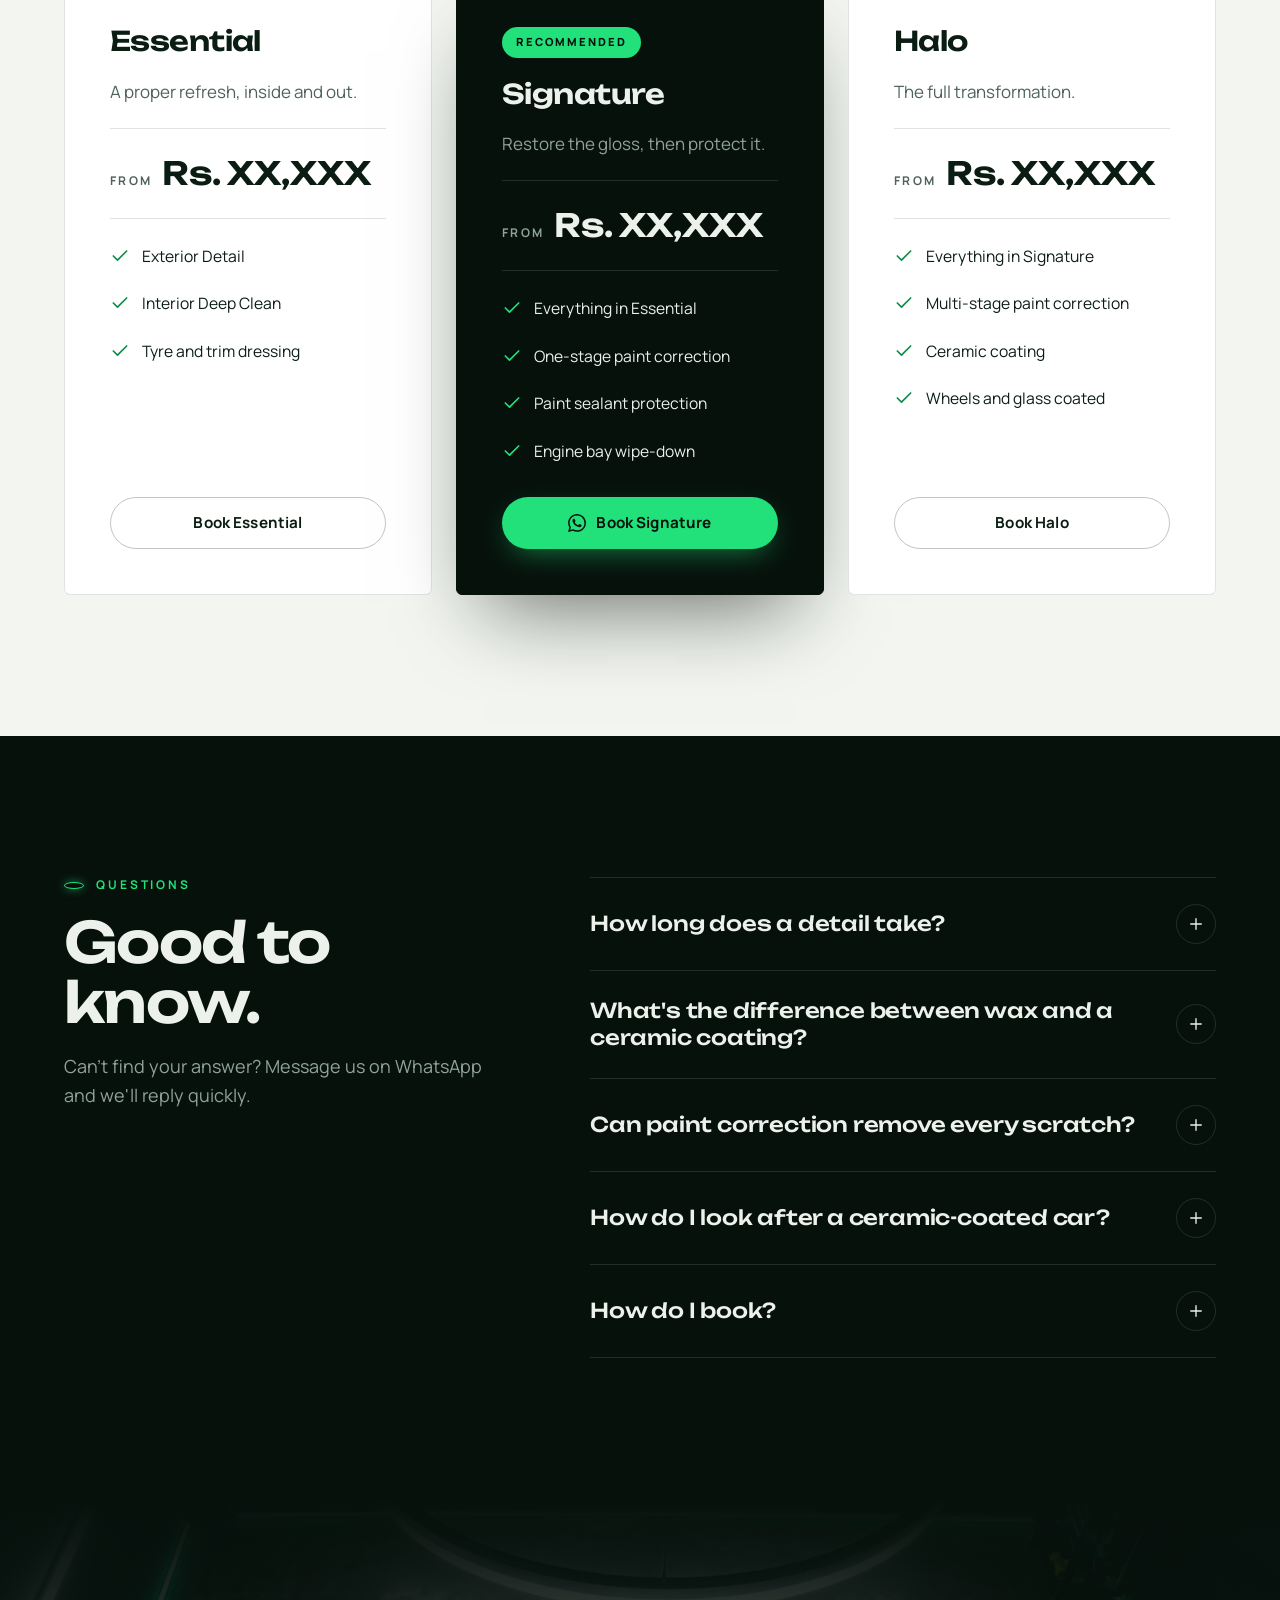
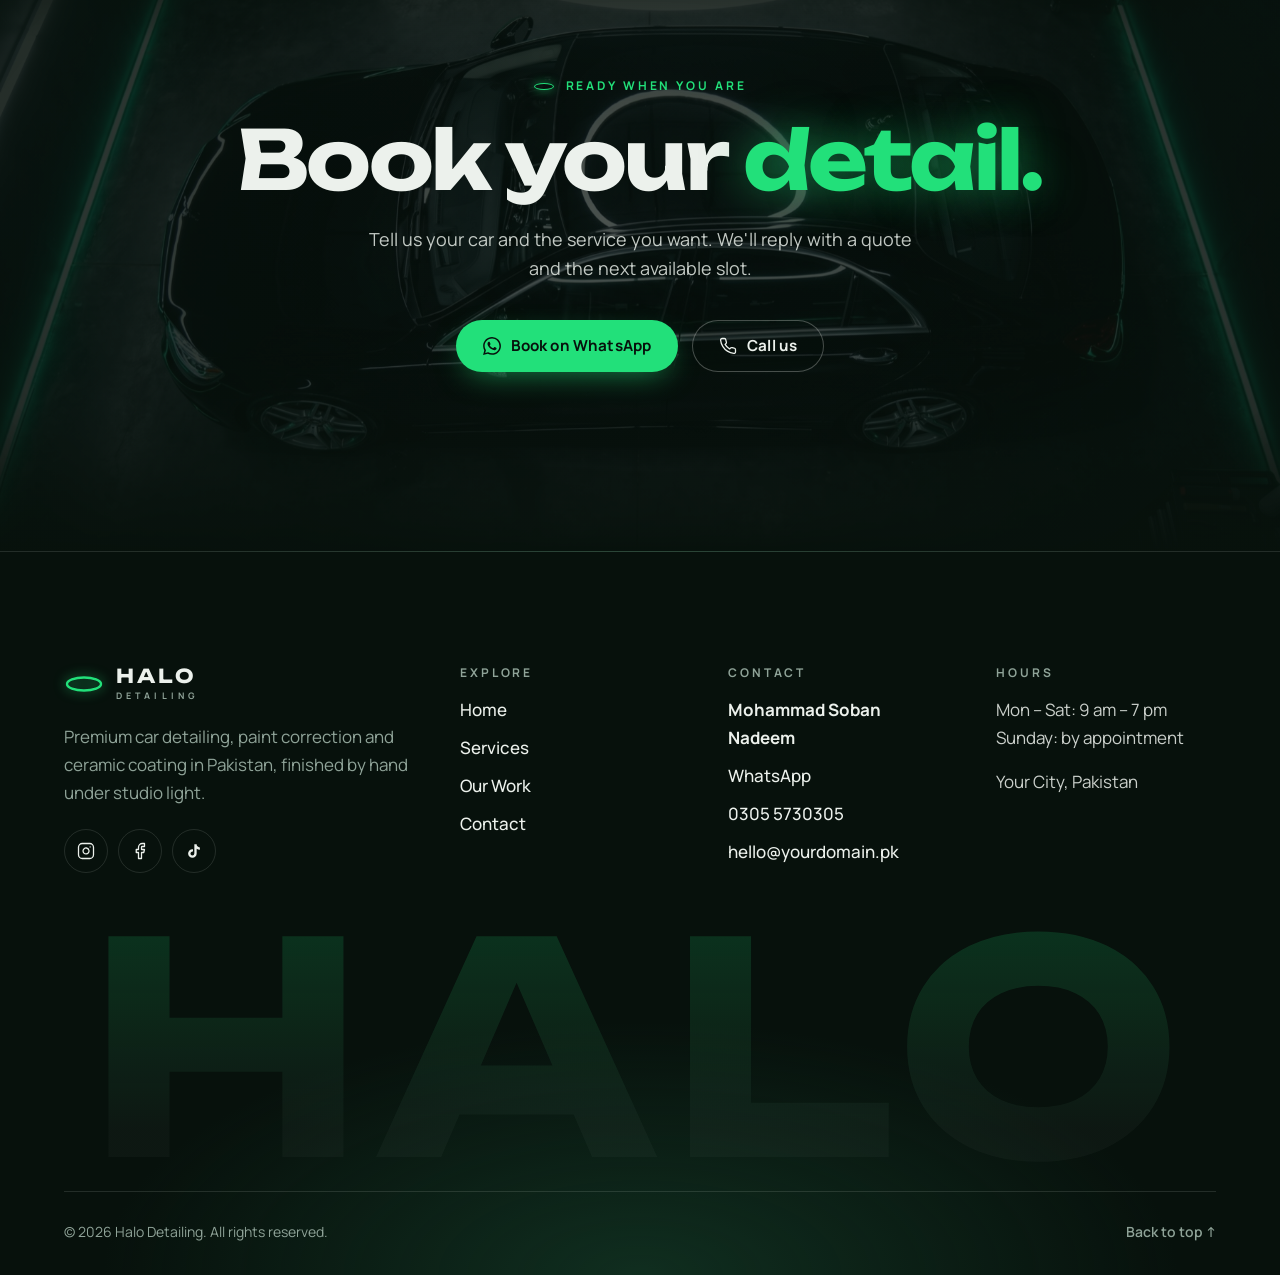
<file: services.html>
<!doctype html>
<html lang="en">
<head>
  <meta charset="utf-8">
  <meta name="viewport" content="width=device-width, initial-scale=1">
  <title>Car Detailing Services &amp; Prices | Halo Detailing Pakistan</title>
  <meta name="description" content="Exterior detailing, interior deep cleaning, paint correction, ceramic coating and PPF in Pakistan. See what's included in each service and package, then book on WhatsApp.">
  <meta name="theme-color" content="#07110C">

  <meta property="og:type" content="website">
  <meta property="og:site_name" content="Halo Detailing">
  <meta property="og:title" content="Car Detailing Services &amp; Prices | Halo Detailing Pakistan">
  <meta property="og:description" content="Exterior detailing, interior deep cleaning, paint correction, ceramic coating and PPF in Pakistan. See what's included in each service and package, then book on WhatsApp.">
  <meta property="og:image" content="assets/img/og-share.jpg">
  <meta name="twitter:card" content="summary_large_image">

  <link rel="icon" href="assets/img/favicon.svg" type="image/svg+xml">
  <link rel="preconnect" href="https://fonts.googleapis.com">
  <link rel="preconnect" href="https://fonts.gstatic.com" crossorigin>
  <link rel="stylesheet" href="https://fonts.googleapis.com/css2?family=Manrope:wght@400;500;600;700;800&amp;family=Unbounded:wght@400;500;600;700&amp;display=swap">
  <link rel="stylesheet" href="assets/css/global.css">
  <script>document.documentElement.classList.add('js');</script>
</head>
<body>
  <a class="skip-link" href="#main">Skip to content</a>

  <!-- ===================== HEADER (Elementor: Theme Builder → Header) ===================== -->
  <header class="site-header">
    <div class="site-header-inner">
      <a class="site-logo" href="index.html">
        <svg class="site-logo-mark" viewBox="0 0 40 24" aria-hidden="true" focusable="false"><ellipse cx="20" cy="12" rx="17" ry="6.5" fill="none" stroke="currentColor" stroke-width="2.4"/></svg>
        <span class="site-logo-text"><span class="site-logo-name">HALO</span><span class="site-logo-tag">Detailing</span></span>
      </a>

      <nav class="site-nav" id="site-nav" aria-label="Main">
        <ul class="site-nav-list">
          <li class="site-nav-item"><a class="site-nav-link" href="index.html">Home</a></li>
          <li class="site-nav-item"><a class="site-nav-link" href="services.html" aria-current="page">Services</a></li>
          <li class="site-nav-item"><a class="site-nav-link" href="work.html">Our Work</a></li>
          <li class="site-nav-item"><a class="site-nav-link" href="contact.html">Contact</a></li>
        </ul>
        <a class="btn btn-primary site-nav-cta" href="https://wa.me/923055730305?text=Hi%20Halo%20Detailing%2C%20I%27d%20like%20to%20book%20a%20detail." target="_blank" rel="noopener">
          <svg viewBox="0 0 24 24" fill="currentColor" aria-hidden="true" focusable="false"><path d="M17.47 14.38c-.3-.15-1.76-.87-2.03-.97-.27-.1-.47-.15-.67.15-.2.3-.77.97-.94 1.16-.17.2-.35.22-.64.07-.3-.15-1.26-.46-2.39-1.47-.88-.79-1.48-1.76-1.65-2.06-.17-.3-.02-.46.13-.61.13-.13.3-.35.45-.52.15-.17.2-.3.3-.5.1-.2.05-.37-.03-.52-.07-.15-.67-1.61-.92-2.21-.24-.58-.49-.5-.67-.51h-.57c-.2 0-.52.07-.79.37-.27.3-1.04 1.02-1.04 2.48 0 1.46 1.07 2.88 1.21 3.07.15.2 2.1 3.2 5.08 4.49.71.31 1.26.49 1.69.63.71.22 1.36.19 1.87.12.57-.09 1.76-.72 2.01-1.41.25-.7.25-1.29.17-1.41-.07-.13-.27-.2-.57-.35m-5.42 7.4h-.01a9.87 9.87 0 0 1-5.03-1.38l-.36-.21-3.74.98 1-3.65-.24-.37a9.86 9.86 0 0 1-1.51-5.26c0-5.45 4.44-9.88 9.89-9.88 2.64 0 5.12 1.03 6.99 2.9a9.82 9.82 0 0 1 2.89 6.99c0 5.45-4.44 9.88-9.88 9.88m8.41-18.3A11.82 11.82 0 0 0 12.05 0C5.5 0 .16 5.34.16 11.89c0 2.1.55 4.14 1.59 5.95L.06 24l6.3-1.65a11.88 11.88 0 0 0 5.68 1.45h.01c6.55 0 11.89-5.34 11.89-11.89 0-3.18-1.24-6.17-3.48-8.41z"/></svg>
          Book on WhatsApp
        </a>
        <p class="site-nav-contact">Prefer to talk? <a href="tel:+923055730305">0305 5730305</a></p>
      </nav>

      <button class="menu-toggle" type="button" aria-expanded="false" aria-controls="site-nav">
        <span class="sr-only">Menu</span>
        <svg class="menu-toggle-open" viewBox="0 0 24 24" fill="none" stroke="currentColor" stroke-width="1.8" stroke-linecap="round" aria-hidden="true" focusable="false"><path d="M4 8h16M4 16h16"/></svg>
        <svg class="menu-toggle-close" viewBox="0 0 24 24" fill="none" stroke="currentColor" stroke-width="1.8" stroke-linecap="round" aria-hidden="true" focusable="false"><path d="M6 6l12 12M18 6 6 18"/></svg>
      </button>
    </div>
  </header>

  <main id="main">

    <!-- ===================== PAGE HERO (standard) ===================== -->
    <section class="page-hero" style="background-image: url('assets/img/header-services-workbench.jpg');" aria-labelledby="services-title">
      <div class="container page-hero-inner">
        <p class="eyebrow page-hero-eyebrow">Services &amp; pricing</p>
        <h1 class="page-hero-title" id="services-title">Detailing, done <span class="page-hero-title-accent">properly.</span></h1>
        <p class="page-hero-text">Five specialist services and three packages, each carried out by hand with professional products and checked under studio light.</p>
        <div class="page-hero-buttons">
          <a class="btn btn-primary" href="https://wa.me/923055730305?text=Hi%20Halo%20Detailing%2C%20I%27d%20like%20a%20quote%20for%20my%20car." target="_blank" rel="noopener">
            <svg viewBox="0 0 24 24" fill="currentColor" aria-hidden="true" focusable="false"><path d="M17.47 14.38c-.3-.15-1.76-.87-2.03-.97-.27-.1-.47-.15-.67.15-.2.3-.77.97-.94 1.16-.17.2-.35.22-.64.07-.3-.15-1.26-.46-2.39-1.47-.88-.79-1.48-1.76-1.65-2.06-.17-.3-.02-.46.13-.61.13-.13.3-.35.45-.52.15-.17.2-.3.3-.5.1-.2.05-.37-.03-.52-.07-.15-.67-1.61-.92-2.21-.24-.58-.49-.5-.67-.51h-.57c-.2 0-.52.07-.79.37-.27.3-1.04 1.02-1.04 2.48 0 1.46 1.07 2.88 1.21 3.07.15.2 2.1 3.2 5.08 4.49.71.31 1.26.49 1.69.63.71.22 1.36.19 1.87.12.57-.09 1.76-.72 2.01-1.41.25-.7.25-1.29.17-1.41-.07-.13-.27-.2-.57-.35m-5.42 7.4h-.01a9.87 9.87 0 0 1-5.03-1.38l-.36-.21-3.74.98 1-3.65-.24-.37a9.86 9.86 0 0 1-1.51-5.26c0-5.45 4.44-9.88 9.89-9.88 2.64 0 5.12 1.03 6.99 2.9a9.82 9.82 0 0 1 2.89 6.99c0 5.45-4.44 9.88-9.88 9.88m8.41-18.3A11.82 11.82 0 0 0 12.05 0C5.5 0 .16 5.34.16 11.89c0 2.1.55 4.14 1.59 5.95L.06 24l6.3-1.65a11.88 11.88 0 0 0 5.68 1.45h.01c6.55 0 11.89-5.34 11.89-11.89 0-3.18-1.24-6.17-3.48-8.41z"/></svg>
            Get a quote on WhatsApp
          </a>
          <a class="btn btn-ghost" href="#packages">See packages</a>
        </div>
      </div>
    </section>

    <!-- ===================== SERVICE DETAILS (standard) ===================== -->
    <section class="section service-details-section" aria-label="Our services">
      <div class="container service-details">
          <article class="service-detail" id="exterior" aria-labelledby="exterior-title">
            <div class="service-detail-media reveal">
              <img class="service-detail-image" src="assets/img/process-foam-wash.jpg" width="1800" height="1344" loading="lazy" decoding="async" alt="Snow foam being rinsed from the side of a dark car during an exterior detail">
            </div>
            <div class="service-detail-content">
              <p class="service-detail-number">01 / 05</p>
              <h2 class="service-detail-title" id="exterior-title">Exterior Detail</h2>
              <p class="service-detail-text">A deep clean that goes far beyond a car wash. We lift dirt safely, strip away bonded contamination and leave the paint slick, glossy and protected.</p>
              <ul class="check-list service-detail-list">
              <li class="check-list-item"><svg viewBox="0 0 24 24" fill="none" stroke="currentColor" stroke-width="2" stroke-linecap="round" stroke-linejoin="round" aria-hidden="true" focusable="false"><path d="M20 6 9 17l-5-5"/></svg><span>Snow-foam pre-wash and two-bucket hand wash</span></li>
              <li class="check-list-item"><svg viewBox="0 0 24 24" fill="none" stroke="currentColor" stroke-width="2" stroke-linecap="round" stroke-linejoin="round" aria-hidden="true" focusable="false"><path d="M20 6 9 17l-5-5"/></svg><span>Iron fallout and tar removal</span></li>
              <li class="check-list-item"><svg viewBox="0 0 24 24" fill="none" stroke="currentColor" stroke-width="2" stroke-linecap="round" stroke-linejoin="round" aria-hidden="true" focusable="false"><path d="M20 6 9 17l-5-5"/></svg><span>Clay bar decontamination</span></li>
              <li class="check-list-item"><svg viewBox="0 0 24 24" fill="none" stroke="currentColor" stroke-width="2" stroke-linecap="round" stroke-linejoin="round" aria-hidden="true" focusable="false"><path d="M20 6 9 17l-5-5"/></svg><span>Wheels, tyres and arches deep-cleaned</span></li>
              <li class="check-list-item"><svg viewBox="0 0 24 24" fill="none" stroke="currentColor" stroke-width="2" stroke-linecap="round" stroke-linejoin="round" aria-hidden="true" focusable="false"><path d="M20 6 9 17l-5-5"/></svg><span>Gloss sealant and tyre dressing</span></li>
              </ul>
              <p class="service-detail-price"><span class="service-detail-price-label">From</span><span class="service-detail-price-value">Rs. X,XXX</span></p>
            <a class="btn btn-primary service-detail-button" href="https://wa.me/923055730305?text=Hi%20Halo%20Detailing%2C%20I%27d%20like%20to%20book%3A%20Exterior%20Detail." target="_blank" rel="noopener">
            <svg viewBox="0 0 24 24" fill="currentColor" aria-hidden="true" focusable="false"><path d="M17.47 14.38c-.3-.15-1.76-.87-2.03-.97-.27-.1-.47-.15-.67.15-.2.3-.77.97-.94 1.16-.17.2-.35.22-.64.07-.3-.15-1.26-.46-2.39-1.47-.88-.79-1.48-1.76-1.65-2.06-.17-.3-.02-.46.13-.61.13-.13.3-.35.45-.52.15-.17.2-.3.3-.5.1-.2.05-.37-.03-.52-.07-.15-.67-1.61-.92-2.21-.24-.58-.49-.5-.67-.51h-.57c-.2 0-.52.07-.79.37-.27.3-1.04 1.02-1.04 2.48 0 1.46 1.07 2.88 1.21 3.07.15.2 2.1 3.2 5.08 4.49.71.31 1.26.49 1.69.63.71.22 1.36.19 1.87.12.57-.09 1.76-.72 2.01-1.41.25-.7.25-1.29.17-1.41-.07-.13-.27-.2-.57-.35m-5.42 7.4h-.01a9.87 9.87 0 0 1-5.03-1.38l-.36-.21-3.74.98 1-3.65-.24-.37a9.86 9.86 0 0 1-1.51-5.26c0-5.45 4.44-9.88 9.89-9.88 2.64 0 5.12 1.03 6.99 2.9a9.82 9.82 0 0 1 2.89 6.99c0 5.45-4.44 9.88-9.88 9.88m8.41-18.3A11.82 11.82 0 0 0 12.05 0C5.5 0 .16 5.34.16 11.89c0 2.1.55 4.14 1.59 5.95L.06 24l6.3-1.65a11.88 11.88 0 0 0 5.68 1.45h.01c6.55 0 11.89-5.34 11.89-11.89 0-3.18-1.24-6.17-3.48-8.41z"/></svg>
            Book Exterior Detail
          </a>
            </div>
          </article>
          <article class="service-detail service-detail--reverse" id="interior" aria-labelledby="interior-title">
            <div class="service-detail-media reveal">
              <img class="service-detail-image" src="assets/img/service-interior-leather.jpg" width="1800" height="1344" loading="lazy" decoding="async" alt="Gloved hand cleaning a tan leather car seat with a soft brush and foam">
            </div>
            <div class="service-detail-content">
              <p class="service-detail-number">02 / 05</p>
              <h2 class="service-detail-title" id="interior-title">Interior Deep Clean</h2>
              <p class="service-detail-text">Every surface you touch, cleaned properly. Dust, stains, odours and grime are removed from seats, carpets, dashboard and headliner.</p>
              <ul class="check-list service-detail-list">
              <li class="check-list-item"><svg viewBox="0 0 24 24" fill="none" stroke="currentColor" stroke-width="2" stroke-linecap="round" stroke-linejoin="round" aria-hidden="true" focusable="false"><path d="M20 6 9 17l-5-5"/></svg><span>Full vacuum, including boot and under the seats</span></li>
              <li class="check-list-item"><svg viewBox="0 0 24 24" fill="none" stroke="currentColor" stroke-width="2" stroke-linecap="round" stroke-linejoin="round" aria-hidden="true" focusable="false"><path d="M20 6 9 17l-5-5"/></svg><span>Seat and carpet shampoo with hot-water extraction</span></li>
              <li class="check-list-item"><svg viewBox="0 0 24 24" fill="none" stroke="currentColor" stroke-width="2" stroke-linecap="round" stroke-linejoin="round" aria-hidden="true" focusable="false"><path d="M20 6 9 17l-5-5"/></svg><span>Leather cleaned and conditioned</span></li>
              <li class="check-list-item"><svg viewBox="0 0 24 24" fill="none" stroke="currentColor" stroke-width="2" stroke-linecap="round" stroke-linejoin="round" aria-hidden="true" focusable="false"><path d="M20 6 9 17l-5-5"/></svg><span>Dashboard, vents and door cards detailed</span></li>
              <li class="check-list-item"><svg viewBox="0 0 24 24" fill="none" stroke="currentColor" stroke-width="2" stroke-linecap="round" stroke-linejoin="round" aria-hidden="true" focusable="false"><path d="M20 6 9 17l-5-5"/></svg><span>Glass cleaned streak-free inside</span></li>
              </ul>
              <p class="service-detail-price"><span class="service-detail-price-label">From</span><span class="service-detail-price-value">Rs. X,XXX</span></p>
            <a class="btn btn-primary service-detail-button" href="https://wa.me/923055730305?text=Hi%20Halo%20Detailing%2C%20I%27d%20like%20to%20book%3A%20Interior%20Deep%20Clean." target="_blank" rel="noopener">
            <svg viewBox="0 0 24 24" fill="currentColor" aria-hidden="true" focusable="false"><path d="M17.47 14.38c-.3-.15-1.76-.87-2.03-.97-.27-.1-.47-.15-.67.15-.2.3-.77.97-.94 1.16-.17.2-.35.22-.64.07-.3-.15-1.26-.46-2.39-1.47-.88-.79-1.48-1.76-1.65-2.06-.17-.3-.02-.46.13-.61.13-.13.3-.35.45-.52.15-.17.2-.3.3-.5.1-.2.05-.37-.03-.52-.07-.15-.67-1.61-.92-2.21-.24-.58-.49-.5-.67-.51h-.57c-.2 0-.52.07-.79.37-.27.3-1.04 1.02-1.04 2.48 0 1.46 1.07 2.88 1.21 3.07.15.2 2.1 3.2 5.08 4.49.71.31 1.26.49 1.69.63.71.22 1.36.19 1.87.12.57-.09 1.76-.72 2.01-1.41.25-.7.25-1.29.17-1.41-.07-.13-.27-.2-.57-.35m-5.42 7.4h-.01a9.87 9.87 0 0 1-5.03-1.38l-.36-.21-3.74.98 1-3.65-.24-.37a9.86 9.86 0 0 1-1.51-5.26c0-5.45 4.44-9.88 9.89-9.88 2.64 0 5.12 1.03 6.99 2.9a9.82 9.82 0 0 1 2.89 6.99c0 5.45-4.44 9.88-9.88 9.88m8.41-18.3A11.82 11.82 0 0 0 12.05 0C5.5 0 .16 5.34.16 11.89c0 2.1.55 4.14 1.59 5.95L.06 24l6.3-1.65a11.88 11.88 0 0 0 5.68 1.45h.01c6.55 0 11.89-5.34 11.89-11.89 0-3.18-1.24-6.17-3.48-8.41z"/></svg>
            Book Interior Deep Clean
          </a>
            </div>
          </article>
          <article class="service-detail" id="correction" aria-labelledby="correction-title">
            <div class="service-detail-media reveal">
              <img class="service-detail-image" src="assets/img/process-paint-correction.jpg" width="1800" height="1344" loading="lazy" decoding="async" alt="Machine polisher removing swirl marks from black paint under an inspection light">
            </div>
            <div class="service-detail-content">
              <p class="service-detail-number">03 / 05</p>
              <h2 class="service-detail-title" id="correction-title">Paint Correction</h2>
              <p class="service-detail-text">Swirl marks, holograms and light scratches make paint look tired. Machine polishing removes them and reveals a deep, mirror-like finish.</p>
              <ul class="check-list service-detail-list">
              <li class="check-list-item"><svg viewBox="0 0 24 24" fill="none" stroke="currentColor" stroke-width="2" stroke-linecap="round" stroke-linejoin="round" aria-hidden="true" focusable="false"><path d="M20 6 9 17l-5-5"/></svg><span>Paint depth check before we start</span></li>
              <li class="check-list-item"><svg viewBox="0 0 24 24" fill="none" stroke="currentColor" stroke-width="2" stroke-linecap="round" stroke-linejoin="round" aria-hidden="true" focusable="false"><path d="M20 6 9 17l-5-5"/></svg><span>Single- or multi-stage machine polish</span></li>
              <li class="check-list-item"><svg viewBox="0 0 24 24" fill="none" stroke="currentColor" stroke-width="2" stroke-linecap="round" stroke-linejoin="round" aria-hidden="true" focusable="false"><path d="M20 6 9 17l-5-5"/></svg><span>Swirls, holograms and water spots removed</span></li>
              <li class="check-list-item"><svg viewBox="0 0 24 24" fill="none" stroke="currentColor" stroke-width="2" stroke-linecap="round" stroke-linejoin="round" aria-hidden="true" focusable="false"><path d="M20 6 9 17l-5-5"/></svg><span>Checked under studio inspection lighting</span></li>
              <li class="check-list-item"><svg viewBox="0 0 24 24" fill="none" stroke="currentColor" stroke-width="2" stroke-linecap="round" stroke-linejoin="round" aria-hidden="true" focusable="false"><path d="M20 6 9 17l-5-5"/></svg><span>Panel wipe to reveal the true finish</span></li>
              </ul>
              <p class="service-detail-price"><span class="service-detail-price-label">From</span><span class="service-detail-price-value">Rs. X,XXX</span></p>
            <a class="btn btn-primary service-detail-button" href="https://wa.me/923055730305?text=Hi%20Halo%20Detailing%2C%20I%27d%20like%20to%20book%3A%20Paint%20Correction." target="_blank" rel="noopener">
            <svg viewBox="0 0 24 24" fill="currentColor" aria-hidden="true" focusable="false"><path d="M17.47 14.38c-.3-.15-1.76-.87-2.03-.97-.27-.1-.47-.15-.67.15-.2.3-.77.97-.94 1.16-.17.2-.35.22-.64.07-.3-.15-1.26-.46-2.39-1.47-.88-.79-1.48-1.76-1.65-2.06-.17-.3-.02-.46.13-.61.13-.13.3-.35.45-.52.15-.17.2-.3.3-.5.1-.2.05-.37-.03-.52-.07-.15-.67-1.61-.92-2.21-.24-.58-.49-.5-.67-.51h-.57c-.2 0-.52.07-.79.37-.27.3-1.04 1.02-1.04 2.48 0 1.46 1.07 2.88 1.21 3.07.15.2 2.1 3.2 5.08 4.49.71.31 1.26.49 1.69.63.71.22 1.36.19 1.87.12.57-.09 1.76-.72 2.01-1.41.25-.7.25-1.29.17-1.41-.07-.13-.27-.2-.57-.35m-5.42 7.4h-.01a9.87 9.87 0 0 1-5.03-1.38l-.36-.21-3.74.98 1-3.65-.24-.37a9.86 9.86 0 0 1-1.51-5.26c0-5.45 4.44-9.88 9.89-9.88 2.64 0 5.12 1.03 6.99 2.9a9.82 9.82 0 0 1 2.89 6.99c0 5.45-4.44 9.88-9.88 9.88m8.41-18.3A11.82 11.82 0 0 0 12.05 0C5.5 0 .16 5.34.16 11.89c0 2.1.55 4.14 1.59 5.95L.06 24l6.3-1.65a11.88 11.88 0 0 0 5.68 1.45h.01c6.55 0 11.89-5.34 11.89-11.89 0-3.18-1.24-6.17-3.48-8.41z"/></svg>
            Book Paint Correction
          </a>
            </div>
          </article>
          <article class="service-detail service-detail--reverse" id="ceramic" aria-labelledby="ceramic-title">
            <div class="service-detail-media reveal">
              <img class="service-detail-image" src="assets/img/process-ceramic-coating.jpg" width="1800" height="1344" loading="lazy" decoding="async" alt="Tight water beads on ceramic-coated green metallic paint">
            </div>
            <div class="service-detail-content">
              <p class="service-detail-number">04 / 05</p>
              <h2 class="service-detail-title" id="ceramic-title">Ceramic Coating</h2>
              <p class="service-detail-text">A hard, glass-like layer that bonds to your paint, adding intense gloss and protection against UV, dust, bird droppings and water spots.</p>
              <ul class="check-list service-detail-list">
              <li class="check-list-item"><svg viewBox="0 0 24 24" fill="none" stroke="currentColor" stroke-width="2" stroke-linecap="round" stroke-linejoin="round" aria-hidden="true" focusable="false"><path d="M20 6 9 17l-5-5"/></svg><span>Full decontamination and paint prep</span></li>
              <li class="check-list-item"><svg viewBox="0 0 24 24" fill="none" stroke="currentColor" stroke-width="2" stroke-linecap="round" stroke-linejoin="round" aria-hidden="true" focusable="false"><path d="M20 6 9 17l-5-5"/></svg><span>Paint correction before coating</span></li>
              <li class="check-list-item"><svg viewBox="0 0 24 24" fill="none" stroke="currentColor" stroke-width="2" stroke-linecap="round" stroke-linejoin="round" aria-hidden="true" focusable="false"><path d="M20 6 9 17l-5-5"/></svg><span>Professional-grade ceramic coating</span></li>
              <li class="check-list-item"><svg viewBox="0 0 24 24" fill="none" stroke="currentColor" stroke-width="2" stroke-linecap="round" stroke-linejoin="round" aria-hidden="true" focusable="false"><path d="M20 6 9 17l-5-5"/></svg><span>Wheel and glass coating options</span></li>
              <li class="check-list-item"><svg viewBox="0 0 24 24" fill="none" stroke="currentColor" stroke-width="2" stroke-linecap="round" stroke-linejoin="round" aria-hidden="true" focusable="false"><path d="M20 6 9 17l-5-5"/></svg><span>Aftercare guide included</span></li>
              </ul>
              <p class="service-detail-price"><span class="service-detail-price-label">From</span><span class="service-detail-price-value">Rs. X,XXX</span></p>
            <a class="btn btn-primary service-detail-button" href="https://wa.me/923055730305?text=Hi%20Halo%20Detailing%2C%20I%27d%20like%20to%20book%3A%20Ceramic%20Coating." target="_blank" rel="noopener">
            <svg viewBox="0 0 24 24" fill="currentColor" aria-hidden="true" focusable="false"><path d="M17.47 14.38c-.3-.15-1.76-.87-2.03-.97-.27-.1-.47-.15-.67.15-.2.3-.77.97-.94 1.16-.17.2-.35.22-.64.07-.3-.15-1.26-.46-2.39-1.47-.88-.79-1.48-1.76-1.65-2.06-.17-.3-.02-.46.13-.61.13-.13.3-.35.45-.52.15-.17.2-.3.3-.5.1-.2.05-.37-.03-.52-.07-.15-.67-1.61-.92-2.21-.24-.58-.49-.5-.67-.51h-.57c-.2 0-.52.07-.79.37-.27.3-1.04 1.02-1.04 2.48 0 1.46 1.07 2.88 1.21 3.07.15.2 2.1 3.2 5.08 4.49.71.31 1.26.49 1.69.63.71.22 1.36.19 1.87.12.57-.09 1.76-.72 2.01-1.41.25-.7.25-1.29.17-1.41-.07-.13-.27-.2-.57-.35m-5.42 7.4h-.01a9.87 9.87 0 0 1-5.03-1.38l-.36-.21-3.74.98 1-3.65-.24-.37a9.86 9.86 0 0 1-1.51-5.26c0-5.45 4.44-9.88 9.89-9.88 2.64 0 5.12 1.03 6.99 2.9a9.82 9.82 0 0 1 2.89 6.99c0 5.45-4.44 9.88-9.88 9.88m8.41-18.3A11.82 11.82 0 0 0 12.05 0C5.5 0 .16 5.34.16 11.89c0 2.1.55 4.14 1.59 5.95L.06 24l6.3-1.65a11.88 11.88 0 0 0 5.68 1.45h.01c6.55 0 11.89-5.34 11.89-11.89 0-3.18-1.24-6.17-3.48-8.41z"/></svg>
            Book Ceramic Coating
          </a>
            </div>
          </article>
          <article class="service-detail" id="ppf" aria-labelledby="ppf-title">
            <div class="service-detail-media reveal">
              <img class="service-detail-image" src="assets/img/service-ppf-bumper.jpg" width="1800" height="1344" loading="lazy" decoding="async" alt="Detailer squeegeeing clear paint protection film onto a black front bumper">
            </div>
            <div class="service-detail-content">
              <p class="service-detail-number">05 / 05</p>
              <h2 class="service-detail-title" id="ppf-title">Paint Protection Film</h2>
              <p class="service-detail-text">A clear, self-healing film that takes the hit from stone chips, scratches and road debris, so your paint doesn't have to.</p>
              <ul class="check-list service-detail-list">
              <li class="check-list-item"><svg viewBox="0 0 24 24" fill="none" stroke="currentColor" stroke-width="2" stroke-linecap="round" stroke-linejoin="round" aria-hidden="true" focusable="false"><path d="M20 6 9 17l-5-5"/></svg><span>Front end (bumper, bonnet, mirrors) or full body</span></li>
              <li class="check-list-item"><svg viewBox="0 0 24 24" fill="none" stroke="currentColor" stroke-width="2" stroke-linecap="round" stroke-linejoin="round" aria-hidden="true" focusable="false"><path d="M20 6 9 17l-5-5"/></svg><span>Nearly invisible, high-gloss finish</span></li>
              <li class="check-list-item"><svg viewBox="0 0 24 24" fill="none" stroke="currentColor" stroke-width="2" stroke-linecap="round" stroke-linejoin="round" aria-hidden="true" focusable="false"><path d="M20 6 9 17l-5-5"/></svg><span>Self-healing top layer for light scratches</span></li>
              <li class="check-list-item"><svg viewBox="0 0 24 24" fill="none" stroke="currentColor" stroke-width="2" stroke-linecap="round" stroke-linejoin="round" aria-hidden="true" focusable="false"><path d="M20 6 9 17l-5-5"/></svg><span>Precision-cut to your car's panels</span></li>
              <li class="check-list-item"><svg viewBox="0 0 24 24" fill="none" stroke="currentColor" stroke-width="2" stroke-linecap="round" stroke-linejoin="round" aria-hidden="true" focusable="false"><path d="M20 6 9 17l-5-5"/></svg><span>Can be ceramic-coated on top</span></li>
              </ul>
              <p class="service-detail-price"><span class="service-detail-price-label">From</span><span class="service-detail-price-value">Rs. X,XXX</span></p>
            <a class="btn btn-primary service-detail-button" href="https://wa.me/923055730305?text=Hi%20Halo%20Detailing%2C%20I%27d%20like%20to%20book%3A%20Paint%20Protection%20Film." target="_blank" rel="noopener">
            <svg viewBox="0 0 24 24" fill="currentColor" aria-hidden="true" focusable="false"><path d="M17.47 14.38c-.3-.15-1.76-.87-2.03-.97-.27-.1-.47-.15-.67.15-.2.3-.77.97-.94 1.16-.17.2-.35.22-.64.07-.3-.15-1.26-.46-2.39-1.47-.88-.79-1.48-1.76-1.65-2.06-.17-.3-.02-.46.13-.61.13-.13.3-.35.45-.52.15-.17.2-.3.3-.5.1-.2.05-.37-.03-.52-.07-.15-.67-1.61-.92-2.21-.24-.58-.49-.5-.67-.51h-.57c-.2 0-.52.07-.79.37-.27.3-1.04 1.02-1.04 2.48 0 1.46 1.07 2.88 1.21 3.07.15.2 2.1 3.2 5.08 4.49.71.31 1.26.49 1.69.63.71.22 1.36.19 1.87.12.57-.09 1.76-.72 2.01-1.41.25-.7.25-1.29.17-1.41-.07-.13-.27-.2-.57-.35m-5.42 7.4h-.01a9.87 9.87 0 0 1-5.03-1.38l-.36-.21-3.74.98 1-3.65-.24-.37a9.86 9.86 0 0 1-1.51-5.26c0-5.45 4.44-9.88 9.89-9.88 2.64 0 5.12 1.03 6.99 2.9a9.82 9.82 0 0 1 2.89 6.99c0 5.45-4.44 9.88-9.88 9.88m8.41-18.3A11.82 11.82 0 0 0 12.05 0C5.5 0 .16 5.34.16 11.89c0 2.1.55 4.14 1.59 5.95L.06 24l6.3-1.65a11.88 11.88 0 0 0 5.68 1.45h.01c6.55 0 11.89-5.34 11.89-11.89 0-3.18-1.24-6.17-3.48-8.41z"/></svg>
            Book Paint Protection Film
          </a>
            </div>
          </article>
      </div>
    </section>

    <!-- ===================== PACKAGES (standard) ===================== -->
    <section class="section section--paper packages" id="packages" aria-labelledby="packages-title">
      <div class="container">
        <div class="section-head section-head--center">
          <p class="eyebrow">Packages</p>
          <h2 class="section-title" id="packages-title">Pick your level of <span class="section-title-accent">shine.</span></h2>
          <p class="section-text">Prices depend on your car's size and condition. Send us your car model for an exact quote.</p>
        </div>
        <div class="package-list">
          <article class="package reveal">
            <h3 class="package-name">Essential</h3>
            <p class="package-desc">A proper refresh, inside and out.</p>
            <p class="package-price"><span class="package-price-label">From</span><span class="package-price-value">Rs. XX,XXX</span></p>
            <ul class="check-list package-list">
              <li class="check-list-item"><svg viewBox="0 0 24 24" fill="none" stroke="currentColor" stroke-width="2" stroke-linecap="round" stroke-linejoin="round" aria-hidden="true" focusable="false"><path d="M20 6 9 17l-5-5"/></svg><span>Exterior Detail</span></li>
              <li class="check-list-item"><svg viewBox="0 0 24 24" fill="none" stroke="currentColor" stroke-width="2" stroke-linecap="round" stroke-linejoin="round" aria-hidden="true" focusable="false"><path d="M20 6 9 17l-5-5"/></svg><span>Interior Deep Clean</span></li>
              <li class="check-list-item"><svg viewBox="0 0 24 24" fill="none" stroke="currentColor" stroke-width="2" stroke-linecap="round" stroke-linejoin="round" aria-hidden="true" focusable="false"><path d="M20 6 9 17l-5-5"/></svg><span>Tyre and trim dressing</span></li>
            </ul>
            <a class="btn btn-ghost btn-block package-button" href="https://wa.me/923055730305?text=Hi%20Halo%20Detailing%2C%20I%27d%20like%20to%20book%20the%20Essential%20package." target="_blank" rel="noopener">Book Essential</a>
          </article>
          <article class="package package--featured reveal">
            <p class="package-badge">Recommended</p>
            <h3 class="package-name">Signature</h3>
            <p class="package-desc">Restore the gloss, then protect it.</p>
            <p class="package-price"><span class="package-price-label">From</span><span class="package-price-value">Rs. XX,XXX</span></p>
            <ul class="check-list package-list">
              <li class="check-list-item"><svg viewBox="0 0 24 24" fill="none" stroke="currentColor" stroke-width="2" stroke-linecap="round" stroke-linejoin="round" aria-hidden="true" focusable="false"><path d="M20 6 9 17l-5-5"/></svg><span>Everything in Essential</span></li>
              <li class="check-list-item"><svg viewBox="0 0 24 24" fill="none" stroke="currentColor" stroke-width="2" stroke-linecap="round" stroke-linejoin="round" aria-hidden="true" focusable="false"><path d="M20 6 9 17l-5-5"/></svg><span>One-stage paint correction</span></li>
              <li class="check-list-item"><svg viewBox="0 0 24 24" fill="none" stroke="currentColor" stroke-width="2" stroke-linecap="round" stroke-linejoin="round" aria-hidden="true" focusable="false"><path d="M20 6 9 17l-5-5"/></svg><span>Paint sealant protection</span></li>
              <li class="check-list-item"><svg viewBox="0 0 24 24" fill="none" stroke="currentColor" stroke-width="2" stroke-linecap="round" stroke-linejoin="round" aria-hidden="true" focusable="false"><path d="M20 6 9 17l-5-5"/></svg><span>Engine bay wipe-down</span></li>
            </ul>
            <a class="btn btn-primary btn-block package-button" href="https://wa.me/923055730305?text=Hi%20Halo%20Detailing%2C%20I%27d%20like%20to%20book%20the%20Signature%20package." target="_blank" rel="noopener">
            <svg viewBox="0 0 24 24" fill="currentColor" aria-hidden="true" focusable="false"><path d="M17.47 14.38c-.3-.15-1.76-.87-2.03-.97-.27-.1-.47-.15-.67.15-.2.3-.77.97-.94 1.16-.17.2-.35.22-.64.07-.3-.15-1.26-.46-2.39-1.47-.88-.79-1.48-1.76-1.65-2.06-.17-.3-.02-.46.13-.61.13-.13.3-.35.45-.52.15-.17.2-.3.3-.5.1-.2.05-.37-.03-.52-.07-.15-.67-1.61-.92-2.21-.24-.58-.49-.5-.67-.51h-.57c-.2 0-.52.07-.79.37-.27.3-1.04 1.02-1.04 2.48 0 1.46 1.07 2.88 1.21 3.07.15.2 2.1 3.2 5.08 4.49.71.31 1.26.49 1.69.63.71.22 1.36.19 1.87.12.57-.09 1.76-.72 2.01-1.41.25-.7.25-1.29.17-1.41-.07-.13-.27-.2-.57-.35m-5.42 7.4h-.01a9.87 9.87 0 0 1-5.03-1.38l-.36-.21-3.74.98 1-3.65-.24-.37a9.86 9.86 0 0 1-1.51-5.26c0-5.45 4.44-9.88 9.89-9.88 2.64 0 5.12 1.03 6.99 2.9a9.82 9.82 0 0 1 2.89 6.99c0 5.45-4.44 9.88-9.88 9.88m8.41-18.3A11.82 11.82 0 0 0 12.05 0C5.5 0 .16 5.34.16 11.89c0 2.1.55 4.14 1.59 5.95L.06 24l6.3-1.65a11.88 11.88 0 0 0 5.68 1.45h.01c6.55 0 11.89-5.34 11.89-11.89 0-3.18-1.24-6.17-3.48-8.41z"/></svg>
            Book Signature
          </a>
          </article>
          <article class="package reveal">
            <h3 class="package-name">Halo</h3>
            <p class="package-desc">The full transformation.</p>
            <p class="package-price"><span class="package-price-label">From</span><span class="package-price-value">Rs. XX,XXX</span></p>
            <ul class="check-list package-list">
              <li class="check-list-item"><svg viewBox="0 0 24 24" fill="none" stroke="currentColor" stroke-width="2" stroke-linecap="round" stroke-linejoin="round" aria-hidden="true" focusable="false"><path d="M20 6 9 17l-5-5"/></svg><span>Everything in Signature</span></li>
              <li class="check-list-item"><svg viewBox="0 0 24 24" fill="none" stroke="currentColor" stroke-width="2" stroke-linecap="round" stroke-linejoin="round" aria-hidden="true" focusable="false"><path d="M20 6 9 17l-5-5"/></svg><span>Multi-stage paint correction</span></li>
              <li class="check-list-item"><svg viewBox="0 0 24 24" fill="none" stroke="currentColor" stroke-width="2" stroke-linecap="round" stroke-linejoin="round" aria-hidden="true" focusable="false"><path d="M20 6 9 17l-5-5"/></svg><span>Ceramic coating</span></li>
              <li class="check-list-item"><svg viewBox="0 0 24 24" fill="none" stroke="currentColor" stroke-width="2" stroke-linecap="round" stroke-linejoin="round" aria-hidden="true" focusable="false"><path d="M20 6 9 17l-5-5"/></svg><span>Wheels and glass coated</span></li>
            </ul>
            <a class="btn btn-ghost btn-block package-button" href="https://wa.me/923055730305?text=Hi%20Halo%20Detailing%2C%20I%27d%20like%20to%20book%20the%20Halo%20package." target="_blank" rel="noopener">Book Halo</a>
          </article>
        </div>
      </div>
    </section>

    <!-- ===================== FAQ (standard) ===================== -->
    <section class="section faq" aria-labelledby="faq-title">
      <div class="container">
        <div class="faq-layout">
          <div class="section-head">
            <p class="eyebrow">Questions</p>
            <h2 class="section-title" id="faq-title">Good to know.</h2>
            <p class="section-text">Can't find your answer? Message us on WhatsApp and we'll reply quickly.</p>
          </div>
          <div class="faq-list">
            <details class="faq-item">
              <summary class="faq-question"><span class="faq-question-text">How long does a detail take?</span><span class="faq-icon" aria-hidden="true"><svg viewBox="0 0 24 24" fill="none" stroke="currentColor" stroke-width="1.8" stroke-linecap="round" aria-hidden="true" focusable="false"><path d="M12 5v14M5 12h14"/></svg></span></summary>
              <div class="faq-answer"><p>It depends on the car's size and condition. An exterior and interior detail usually takes most of a day. Paint correction and ceramic coating can take one to three days, because the coating needs time to cure.</p></div>
            </details>
            <details class="faq-item">
              <summary class="faq-question"><span class="faq-question-text">What's the difference between wax and a ceramic coating?</span><span class="faq-icon" aria-hidden="true"><svg viewBox="0 0 24 24" fill="none" stroke="currentColor" stroke-width="1.8" stroke-linecap="round" aria-hidden="true" focusable="false"><path d="M12 5v14M5 12h14"/></svg></span></summary>
              <div class="faq-answer"><p>Wax sits on top of the paint and wears off within weeks. A ceramic coating bonds to the paint, lasts far longer, and is harder, glossier and more resistant to heat, dust and water spots.</p></div>
            </details>
            <details class="faq-item">
              <summary class="faq-question"><span class="faq-question-text">Can paint correction remove every scratch?</span><span class="faq-icon" aria-hidden="true"><svg viewBox="0 0 24 24" fill="none" stroke="currentColor" stroke-width="1.8" stroke-linecap="round" aria-hidden="true" focusable="false"><path d="M12 5v14M5 12h14"/></svg></span></summary>
              <div class="faq-answer"><p>Swirls, holograms and light scratches, yes. If a scratch has gone through the clear coat (you can catch it with a fingernail) it needs paint repair. We'll inspect it and tell you honestly before we start.</p></div>
            </details>
            <details class="faq-item">
              <summary class="faq-question"><span class="faq-question-text">How do I look after a ceramic-coated car?</span><span class="faq-icon" aria-hidden="true"><svg viewBox="0 0 24 24" fill="none" stroke="currentColor" stroke-width="1.8" stroke-linecap="round" aria-hidden="true" focusable="false"><path d="M12 5v14M5 12h14"/></svg></span></summary>
              <div class="faq-answer"><p>Wash it gently with a pH-neutral shampoo, avoid automatic brush car washes, and dry it with a clean microfibre towel. We'll give you a simple aftercare guide when you collect your car.</p></div>
            </details>
            <details class="faq-item">
              <summary class="faq-question"><span class="faq-question-text">How do I book?</span><span class="faq-icon" aria-hidden="true"><svg viewBox="0 0 24 24" fill="none" stroke="currentColor" stroke-width="1.8" stroke-linecap="round" aria-hidden="true" focusable="false"><path d="M12 5v14M5 12h14"/></svg></span></summary>
              <div class="faq-answer"><p>Tap any WhatsApp button and send your car's make and model plus the service you want. We'll reply with a price and the next available slot.</p></div>
            </details>
          </div>
        </div>
      </div>
    </section>

    <!-- ===================== CTA BAND (standard) ===================== -->
    <section class="cta-band" style="background-image: url('assets/img/gallery-sedan-under-halo-light.jpg');" aria-labelledby="cta-title">
      <div class="container cta-band-inner">
        <p class="eyebrow">Ready when you are</p>
        <h2 class="cta-band-title" id="cta-title">Book your <span class="cta-band-title-accent">detail.</span></h2>
        <p class="cta-band-text">Tell us your car and the service you want. We'll reply with a quote and the next available slot.</p>
        <div class="cta-band-buttons">
          <a class="btn btn-primary" href="https://wa.me/923055730305?text=Hi%20Halo%20Detailing%2C%20I%27d%20like%20to%20book%20a%20detail." target="_blank" rel="noopener">
            <svg viewBox="0 0 24 24" fill="currentColor" aria-hidden="true" focusable="false"><path d="M17.47 14.38c-.3-.15-1.76-.87-2.03-.97-.27-.1-.47-.15-.67.15-.2.3-.77.97-.94 1.16-.17.2-.35.22-.64.07-.3-.15-1.26-.46-2.39-1.47-.88-.79-1.48-1.76-1.65-2.06-.17-.3-.02-.46.13-.61.13-.13.3-.35.45-.52.15-.17.2-.3.3-.5.1-.2.05-.37-.03-.52-.07-.15-.67-1.61-.92-2.21-.24-.58-.49-.5-.67-.51h-.57c-.2 0-.52.07-.79.37-.27.3-1.04 1.02-1.04 2.48 0 1.46 1.07 2.88 1.21 3.07.15.2 2.1 3.2 5.08 4.49.71.31 1.26.49 1.69.63.71.22 1.36.19 1.87.12.57-.09 1.76-.72 2.01-1.41.25-.7.25-1.29.17-1.41-.07-.13-.27-.2-.57-.35m-5.42 7.4h-.01a9.87 9.87 0 0 1-5.03-1.38l-.36-.21-3.74.98 1-3.65-.24-.37a9.86 9.86 0 0 1-1.51-5.26c0-5.45 4.44-9.88 9.89-9.88 2.64 0 5.12 1.03 6.99 2.9a9.82 9.82 0 0 1 2.89 6.99c0 5.45-4.44 9.88-9.88 9.88m8.41-18.3A11.82 11.82 0 0 0 12.05 0C5.5 0 .16 5.34.16 11.89c0 2.1.55 4.14 1.59 5.95L.06 24l6.3-1.65a11.88 11.88 0 0 0 5.68 1.45h.01c6.55 0 11.89-5.34 11.89-11.89 0-3.18-1.24-6.17-3.48-8.41z"/></svg>
            Book on WhatsApp
          </a>
          <a class="btn btn-ghost" href="tel:+923055730305">
            <svg viewBox="0 0 24 24" fill="none" stroke="currentColor" stroke-width="1.7" stroke-linecap="round" stroke-linejoin="round" aria-hidden="true" focusable="false"><path d="M22 16.92v3a2 2 0 0 1-2.18 2 19.79 19.79 0 0 1-8.63-3.07 19.5 19.5 0 0 1-6-6 19.79 19.79 0 0 1-3.07-8.67A2 2 0 0 1 4.11 2h3a2 2 0 0 1 2 1.72c.13.96.36 1.9.7 2.81a2 2 0 0 1-.45 2.11L8.09 9.91a16 16 0 0 0 6 6l1.27-1.27a2 2 0 0 1 2.11-.45c.91.34 1.85.57 2.81.7A2 2 0 0 1 22 16.92z"/></svg>
            Call us
          </a>
        </div>
      </div>
    </section>

  </main>

  <!-- ===================== FOOTER (Elementor: Theme Builder → Footer) ===================== -->
  <footer class="site-footer">
    <div class="container site-footer-inner">
      <div class="footer-top">
        <div class="footer-brand">
          <a class="site-logo" href="index.html">
            <svg class="site-logo-mark" viewBox="0 0 40 24" aria-hidden="true" focusable="false"><ellipse cx="20" cy="12" rx="17" ry="6.5" fill="none" stroke="currentColor" stroke-width="2.4"/></svg>
            <span class="site-logo-text"><span class="site-logo-name">HALO</span><span class="site-logo-tag">Detailing</span></span>
          </a>
          <p class="footer-tagline">Premium car detailing, paint correction and ceramic coating in Pakistan, finished by hand under studio light.</p>
          <ul class="social-list">
            <li><a class="social-link" href="https://www.instagram.com/" target="_blank" rel="noopener"><span class="sr-only">Instagram</span><svg viewBox="0 0 24 24" fill="none" stroke="currentColor" stroke-width="1.7" stroke-linecap="round" stroke-linejoin="round" aria-hidden="true" focusable="false"><rect x="2" y="2" width="20" height="20" rx="5"/><path d="M16 11.37A4 4 0 1 1 12.63 8 4 4 0 0 1 16 11.37z"/><path d="M17.5 6.5h.01"/></svg></a></li>
            <li><a class="social-link" href="https://www.facebook.com/" target="_blank" rel="noopener"><span class="sr-only">Facebook</span><svg viewBox="0 0 24 24" fill="none" stroke="currentColor" stroke-width="1.7" stroke-linecap="round" stroke-linejoin="round" aria-hidden="true" focusable="false"><path d="M18 2h-3a5 5 0 0 0-5 5v3H7v4h3v8h4v-8h3l1-4h-4V7a1 1 0 0 1 1-1h3z"/></svg></a></li>
            <li><a class="social-link" href="https://www.tiktok.com/" target="_blank" rel="noopener"><span class="sr-only">TikTok</span><svg viewBox="0 0 24 24" fill="currentColor" aria-hidden="true" focusable="false"><path d="M16.6 5.82A4.28 4.28 0 0 1 15.54 3h-3.09v12.4a2.59 2.59 0 0 1-2.59 2.5 2.6 2.6 0 0 1-2.6-2.6 2.6 2.6 0 0 1 3.4-2.47V9.68a5.68 5.68 0 0 0-.8-.06A5.7 5.7 0 0 0 4.16 15.3 5.7 5.7 0 0 0 9.86 21a5.7 5.7 0 0 0 5.69-5.7V9.01a7.35 7.35 0 0 0 4.3 1.38V7.3a4.3 4.3 0 0 1-3.25-1.48z"/></svg></a></li>
          </ul>
        </div>

        <div class="footer-col">
          <h2 class="footer-heading">Explore</h2>
          <ul class="footer-links">
            <li><a class="footer-link" href="index.html">Home</a></li>
            <li><a class="footer-link" href="services.html">Services</a></li>
            <li><a class="footer-link" href="work.html">Our Work</a></li>
            <li><a class="footer-link" href="contact.html">Contact</a></li>
          </ul>
        </div>

        <div class="footer-col">
          <h2 class="footer-heading">Contact</h2>
          <ul class="footer-links">
            <li class="footer-contact-name">Mohammad Soban Nadeem</li>
            <li><a class="footer-link" href="https://wa.me/923055730305" target="_blank" rel="noopener">WhatsApp</a></li>
            <li><a class="footer-link" href="tel:+923055730305">0305 5730305</a></li>
            <li><a class="footer-link" href="mailto:hello@yourdomain.pk">hello@yourdomain.pk</a></li>
          </ul>
        </div>

        <div class="footer-col">
          <h2 class="footer-heading">Hours</h2>
          <p class="footer-text">Mon – Sat: 9 am – 7 pm<br>Sunday: by appointment</p>
          <p class="footer-text">Your City, Pakistan</p>
        </div>
      </div>

      <p class="footer-wordmark" aria-hidden="true">HALO</p>

      <div class="footer-bottom">
        <p class="footer-copy">© 2026 Halo Detailing. All rights reserved.</p>
        <a class="footer-top-link" href="#main">Back to top ↑</a>
      </div>
    </div>
  </footer>

  <!-- Floating WhatsApp (desktop) + action bar (mobile) -->
  <a class="whatsapp-float" href="https://wa.me/923055730305?text=Hi%20Halo%20Detailing%2C%20I%27d%20like%20to%20book%20a%20detail." target="_blank" rel="noopener">
    <svg viewBox="0 0 24 24" fill="currentColor" aria-hidden="true" focusable="false"><path d="M17.47 14.38c-.3-.15-1.76-.87-2.03-.97-.27-.1-.47-.15-.67.15-.2.3-.77.97-.94 1.16-.17.2-.35.22-.64.07-.3-.15-1.26-.46-2.39-1.47-.88-.79-1.48-1.76-1.65-2.06-.17-.3-.02-.46.13-.61.13-.13.3-.35.45-.52.15-.17.2-.3.3-.5.1-.2.05-.37-.03-.52-.07-.15-.67-1.61-.92-2.21-.24-.58-.49-.5-.67-.51h-.57c-.2 0-.52.07-.79.37-.27.3-1.04 1.02-1.04 2.48 0 1.46 1.07 2.88 1.21 3.07.15.2 2.1 3.2 5.08 4.49.71.31 1.26.49 1.69.63.71.22 1.36.19 1.87.12.57-.09 1.76-.72 2.01-1.41.25-.7.25-1.29.17-1.41-.07-.13-.27-.2-.57-.35m-5.42 7.4h-.01a9.87 9.87 0 0 1-5.03-1.38l-.36-.21-3.74.98 1-3.65-.24-.37a9.86 9.86 0 0 1-1.51-5.26c0-5.45 4.44-9.88 9.89-9.88 2.64 0 5.12 1.03 6.99 2.9a9.82 9.82 0 0 1 2.89 6.99c0 5.45-4.44 9.88-9.88 9.88m8.41-18.3A11.82 11.82 0 0 0 12.05 0C5.5 0 .16 5.34.16 11.89c0 2.1.55 4.14 1.59 5.95L.06 24l6.3-1.65a11.88 11.88 0 0 0 5.68 1.45h.01c6.55 0 11.89-5.34 11.89-11.89 0-3.18-1.24-6.17-3.48-8.41z"/></svg>
    <span class="sr-only">Chat with Halo Detailing on WhatsApp</span>
  </a>

  <div class="mobile-actions">
    <a class="btn btn-primary mobile-actions-whatsapp" href="https://wa.me/923055730305?text=Hi%20Halo%20Detailing%2C%20I%27d%20like%20to%20book%20a%20detail." target="_blank" rel="noopener">
      <svg viewBox="0 0 24 24" fill="currentColor" aria-hidden="true" focusable="false"><path d="M17.47 14.38c-.3-.15-1.76-.87-2.03-.97-.27-.1-.47-.15-.67.15-.2.3-.77.97-.94 1.16-.17.2-.35.22-.64.07-.3-.15-1.26-.46-2.39-1.47-.88-.79-1.48-1.76-1.65-2.06-.17-.3-.02-.46.13-.61.13-.13.3-.35.45-.52.15-.17.2-.3.3-.5.1-.2.05-.37-.03-.52-.07-.15-.67-1.61-.92-2.21-.24-.58-.49-.5-.67-.51h-.57c-.2 0-.52.07-.79.37-.27.3-1.04 1.02-1.04 2.48 0 1.46 1.07 2.88 1.21 3.07.15.2 2.1 3.2 5.08 4.49.71.31 1.26.49 1.69.63.71.22 1.36.19 1.87.12.57-.09 1.76-.72 2.01-1.41.25-.7.25-1.29.17-1.41-.07-.13-.27-.2-.57-.35m-5.42 7.4h-.01a9.87 9.87 0 0 1-5.03-1.38l-.36-.21-3.74.98 1-3.65-.24-.37a9.86 9.86 0 0 1-1.51-5.26c0-5.45 4.44-9.88 9.89-9.88 2.64 0 5.12 1.03 6.99 2.9a9.82 9.82 0 0 1 2.89 6.99c0 5.45-4.44 9.88-9.88 9.88m8.41-18.3A11.82 11.82 0 0 0 12.05 0C5.5 0 .16 5.34.16 11.89c0 2.1.55 4.14 1.59 5.95L.06 24l6.3-1.65a11.88 11.88 0 0 0 5.68 1.45h.01c6.55 0 11.89-5.34 11.89-11.89 0-3.18-1.24-6.17-3.48-8.41z"/></svg>
      WhatsApp
    </a>
    <a class="btn btn-ghost mobile-actions-call" href="tel:+923055730305">
      <svg viewBox="0 0 24 24" fill="none" stroke="currentColor" stroke-width="1.7" stroke-linecap="round" stroke-linejoin="round" aria-hidden="true" focusable="false"><path d="M22 16.92v3a2 2 0 0 1-2.18 2 19.79 19.79 0 0 1-8.63-3.07 19.5 19.5 0 0 1-6-6 19.79 19.79 0 0 1-3.07-8.67A2 2 0 0 1 4.11 2h3a2 2 0 0 1 2 1.72c.13.96.36 1.9.7 2.81a2 2 0 0 1-.45 2.11L8.09 9.91a16 16 0 0 0 6 6l1.27-1.27a2 2 0 0 1 2.11-.45c.91.34 1.85.57 2.81.7A2 2 0 0 1 22 16.92z"/></svg>
      Call
    </a>
  </div>

  <script src="assets/js/site.js" defer></script>
</body>
</html>
</file>
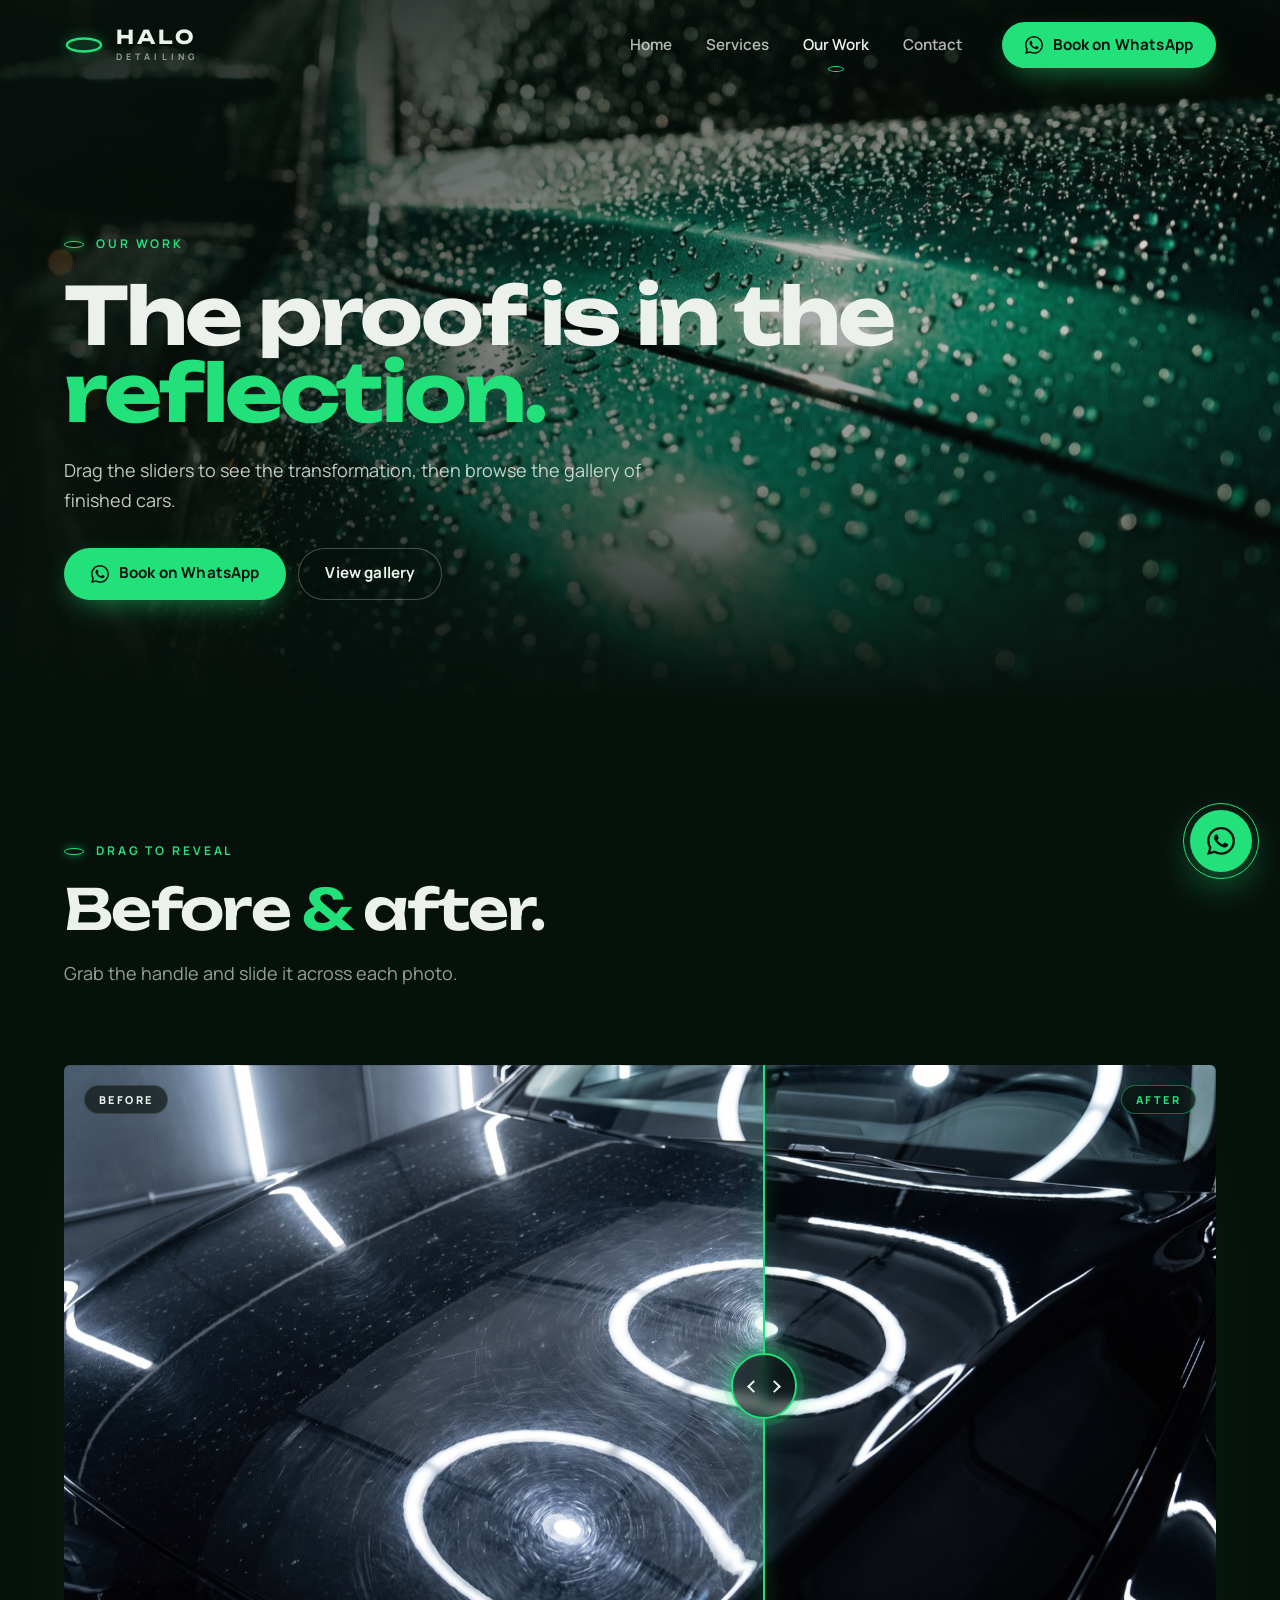
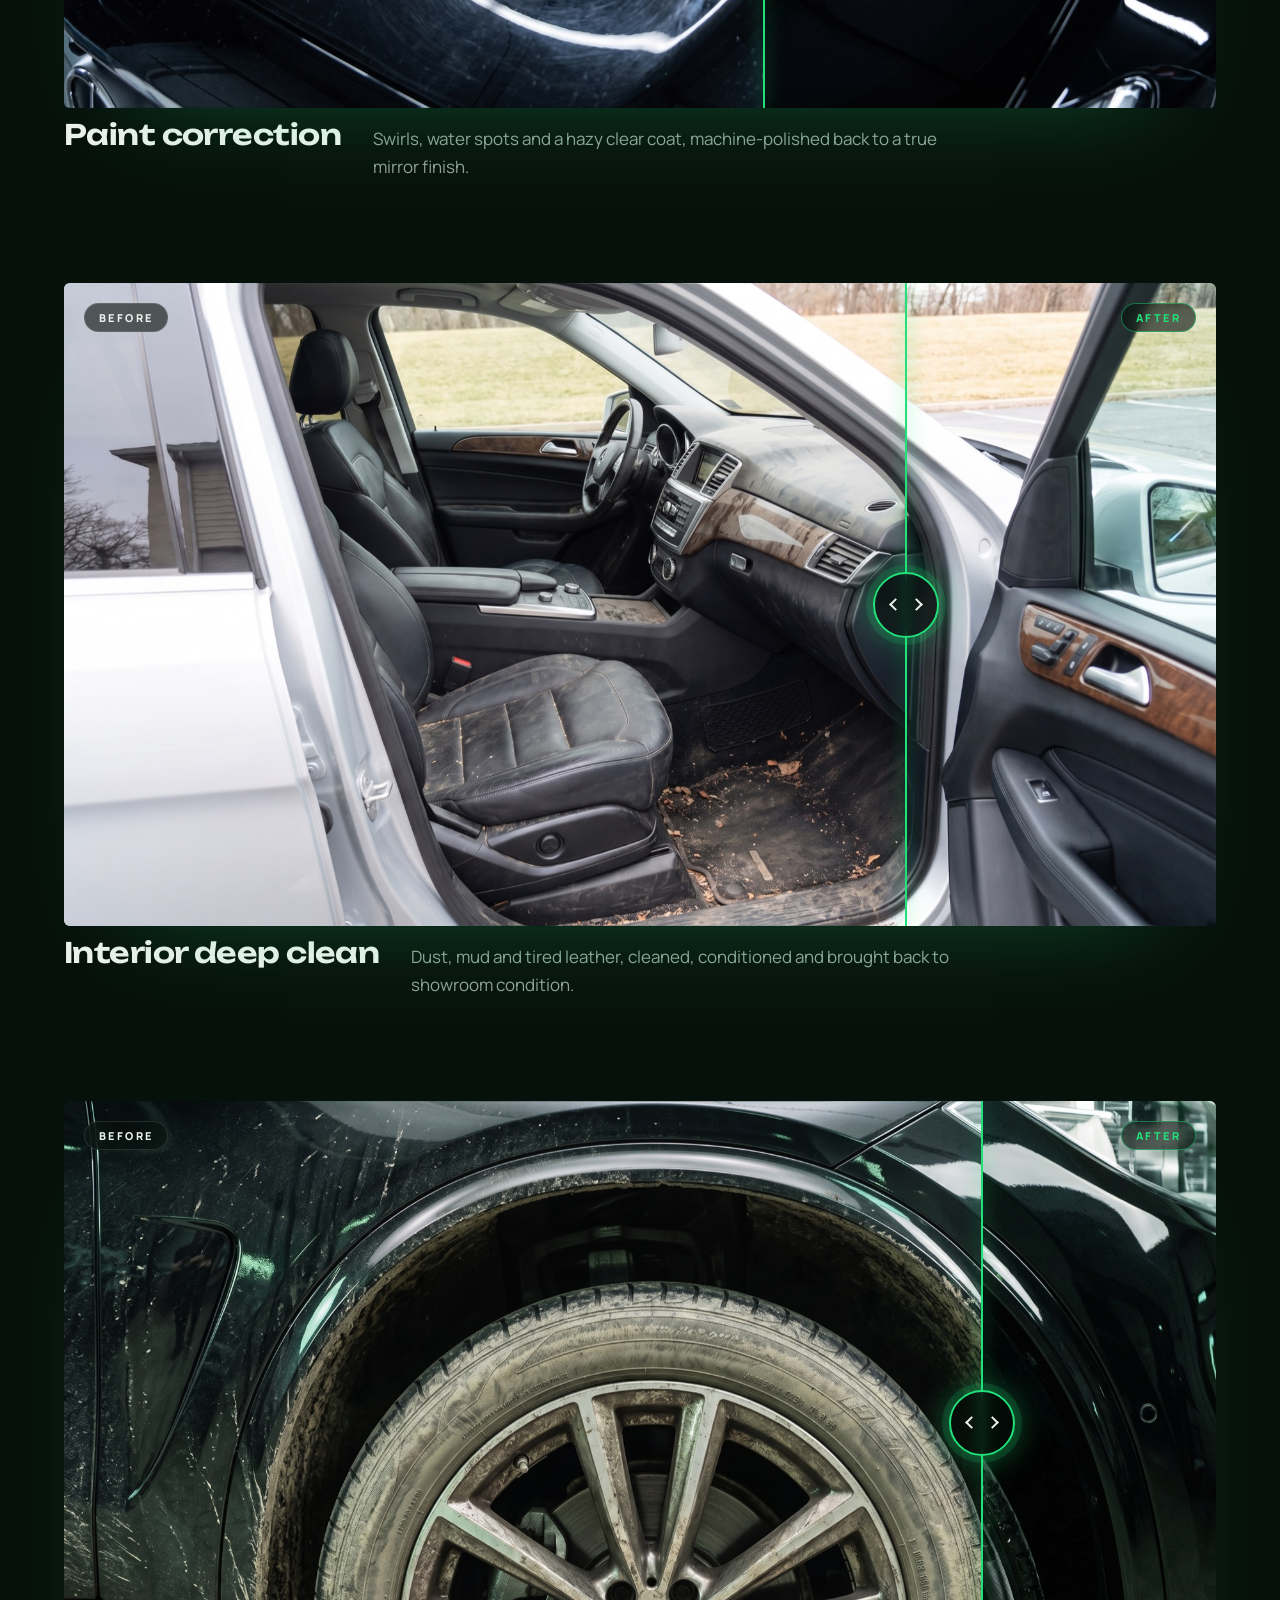
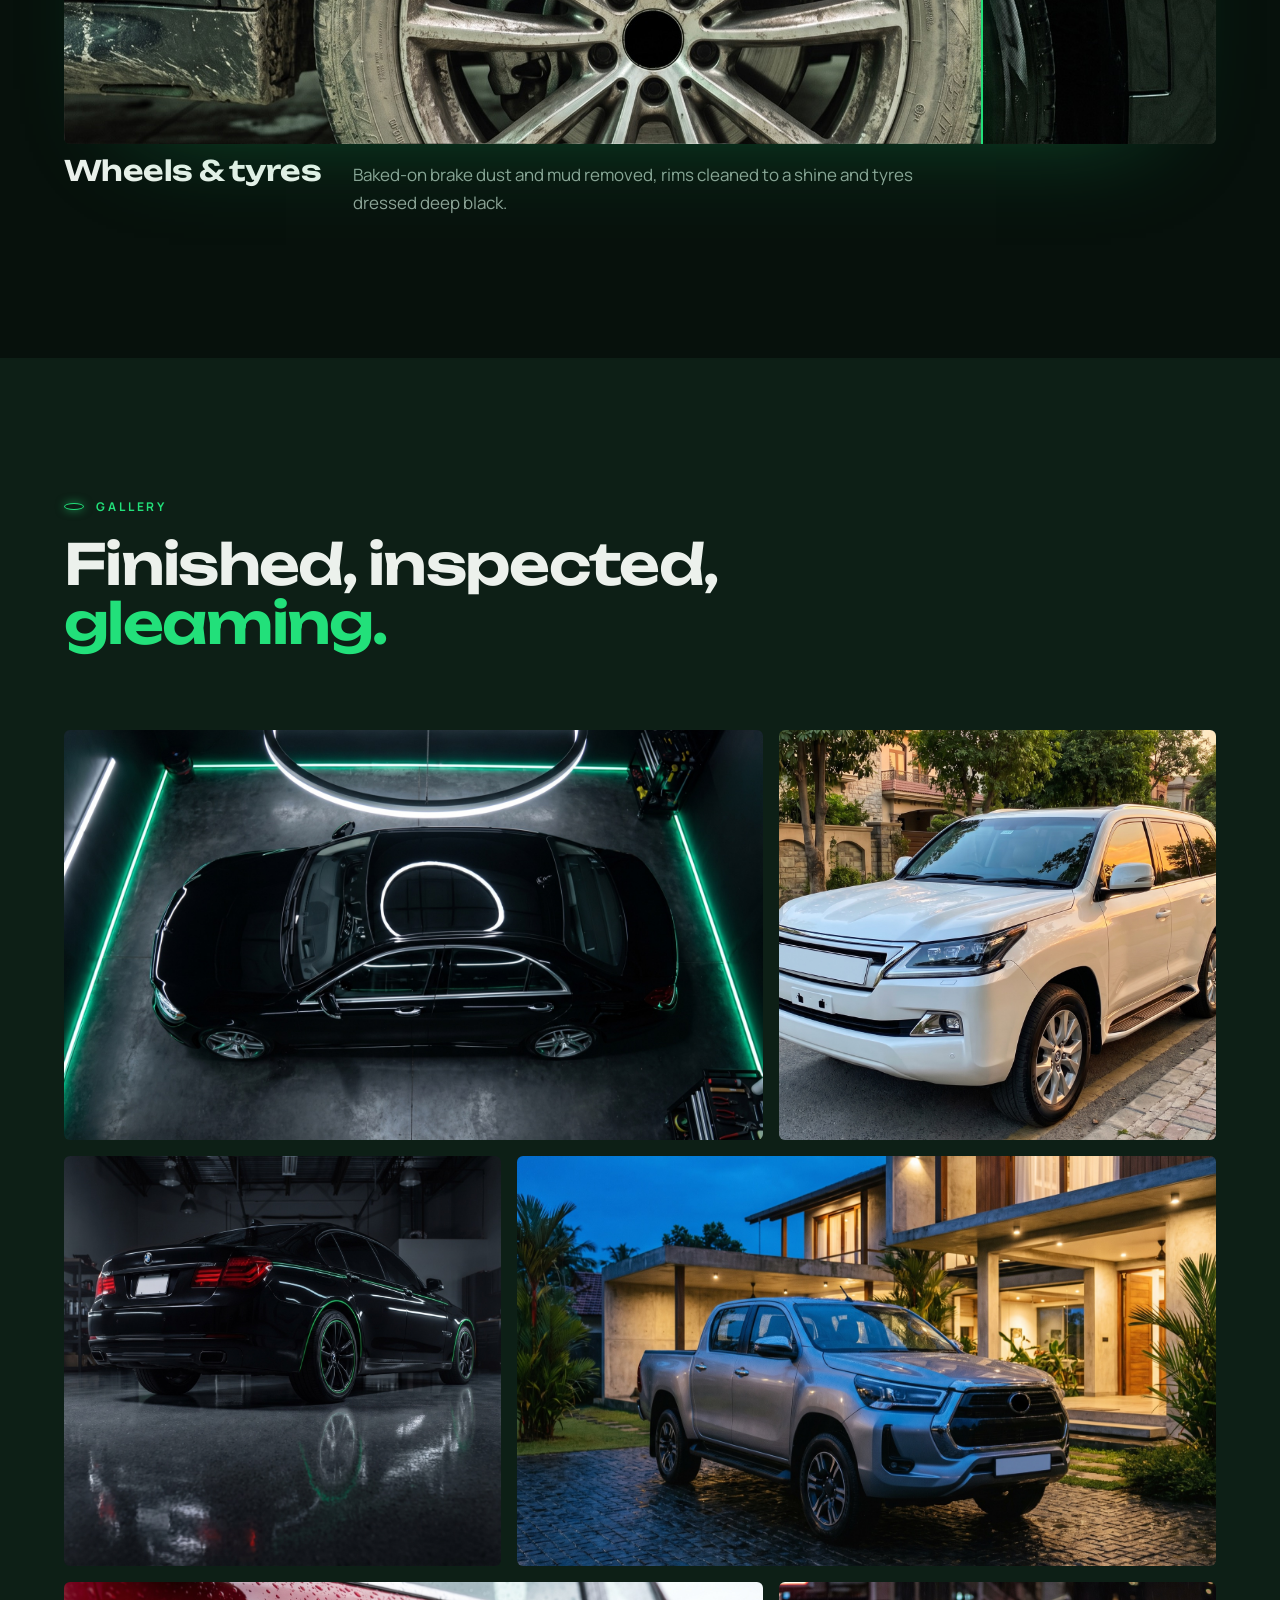
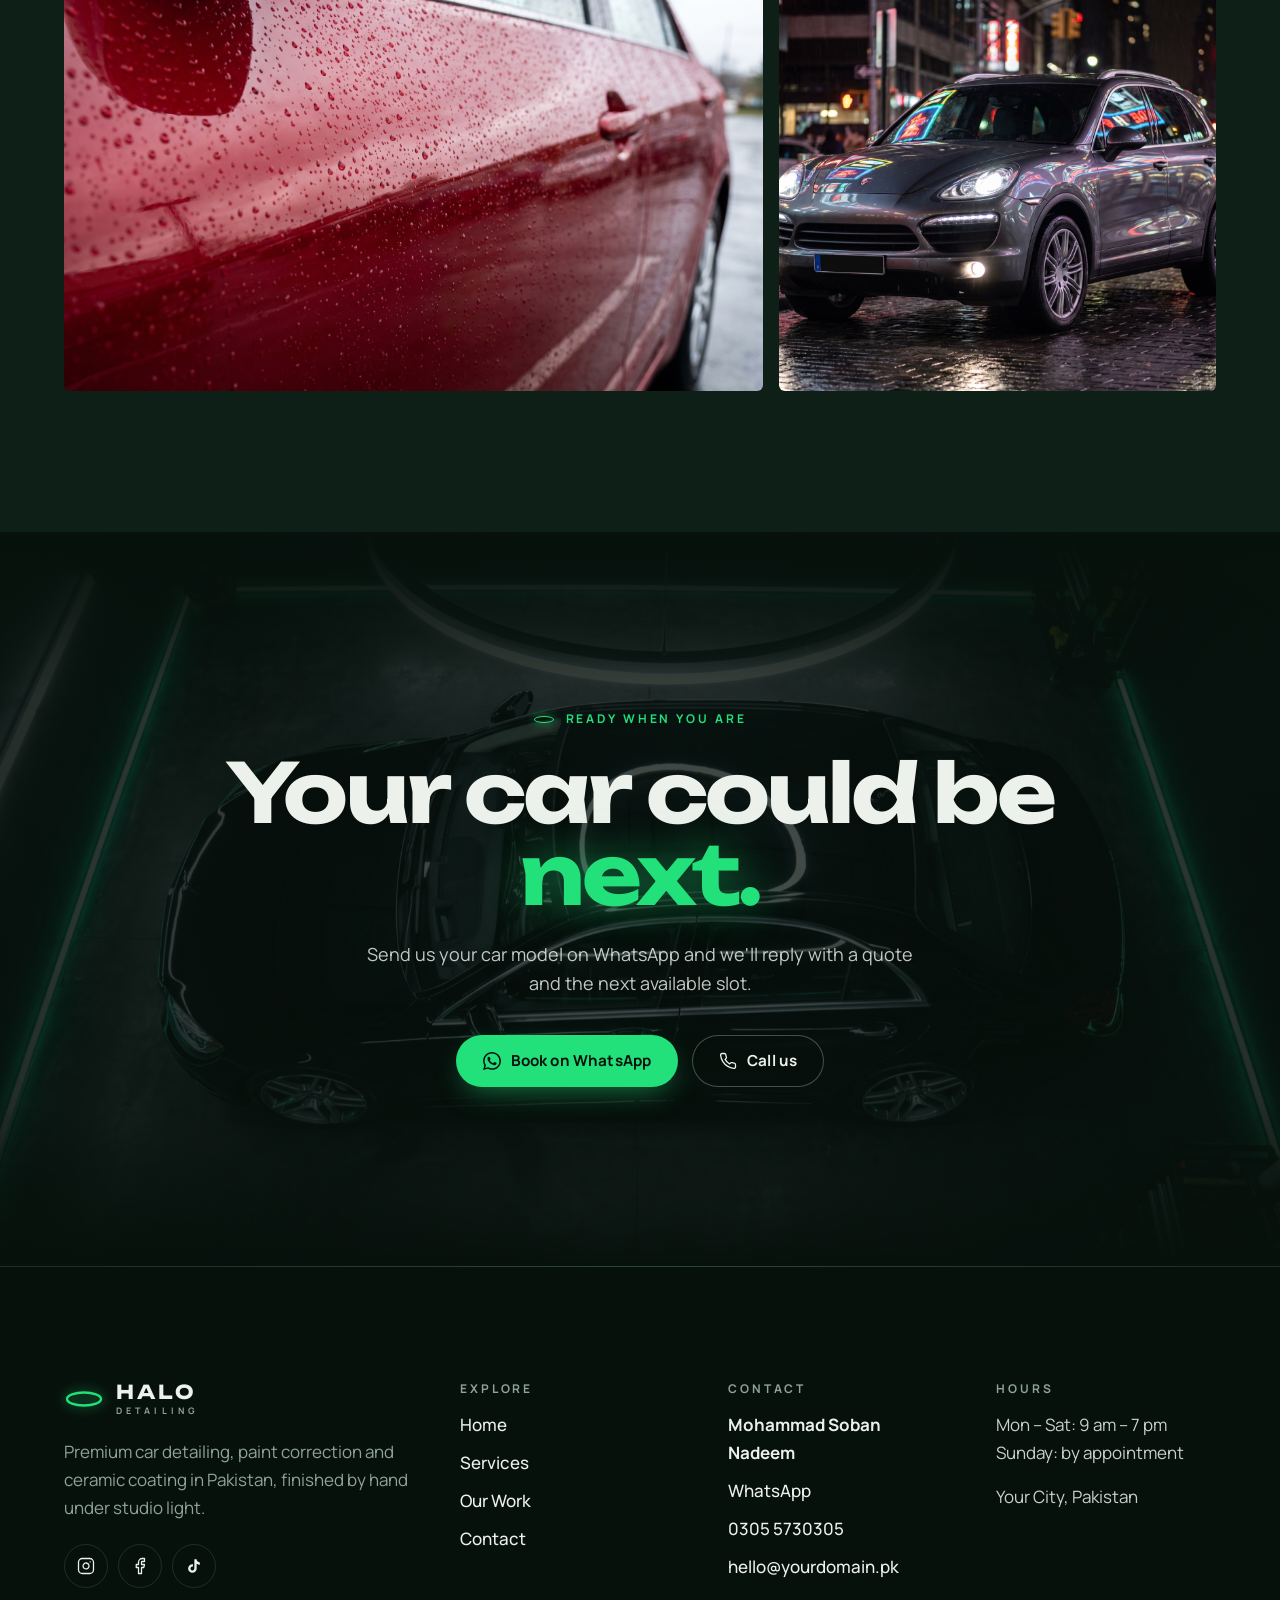
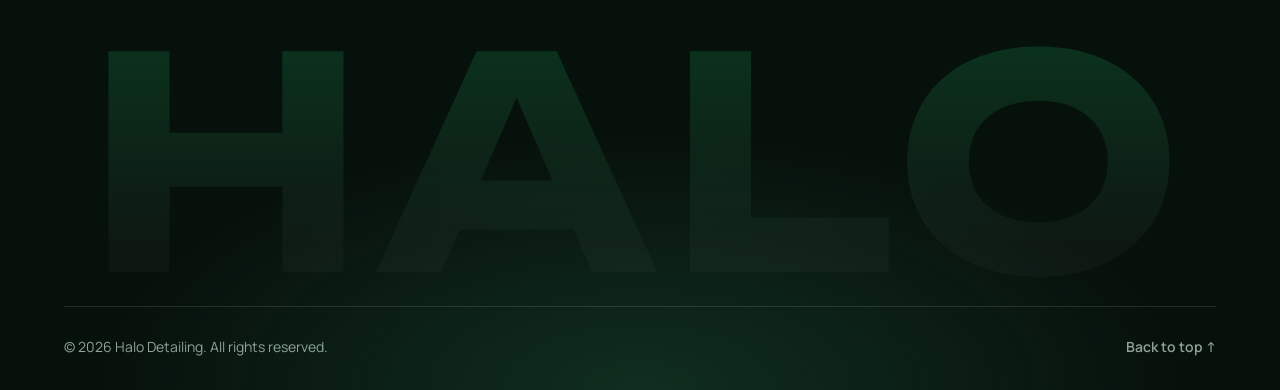
<file: work.html>
<!doctype html>
<html lang="en">
<head>
  <meta charset="utf-8">
  <meta name="viewport" content="width=device-width, initial-scale=1">
  <title>Before &amp; After Car Detailing Results | Halo Detailing Pakistan</title>
  <meta name="description" content="See Halo Detailing's before-and-after results: paint correction, interior deep cleaning and wheel detailing, plus a gallery of finished cars.">
  <meta name="theme-color" content="#07110C">

  <meta property="og:type" content="website">
  <meta property="og:site_name" content="Halo Detailing">
  <meta property="og:title" content="Before &amp; After Car Detailing Results | Halo Detailing Pakistan">
  <meta property="og:description" content="See Halo Detailing's before-and-after results: paint correction, interior deep cleaning and wheel detailing, plus a gallery of finished cars.">
  <meta property="og:image" content="assets/img/og-share.jpg">
  <meta name="twitter:card" content="summary_large_image">

  <link rel="icon" href="assets/img/favicon.svg" type="image/svg+xml">
  <link rel="preconnect" href="https://fonts.googleapis.com">
  <link rel="preconnect" href="https://fonts.gstatic.com" crossorigin>
  <link rel="stylesheet" href="https://fonts.googleapis.com/css2?family=Manrope:wght@400;500;600;700;800&amp;family=Unbounded:wght@400;500;600;700&amp;display=swap">
  <link rel="stylesheet" href="assets/css/global.css">
  <link rel="stylesheet" href="assets/css/showpiece-compare.css">
  <script>document.documentElement.classList.add('js');</script>
</head>
<body>
  <a class="skip-link" href="#main">Skip to content</a>

  <!-- ===================== HEADER (Elementor: Theme Builder → Header) ===================== -->
  <header class="site-header">
    <div class="site-header-inner">
      <a class="site-logo" href="index.html">
        <svg class="site-logo-mark" viewBox="0 0 40 24" aria-hidden="true" focusable="false"><ellipse cx="20" cy="12" rx="17" ry="6.5" fill="none" stroke="currentColor" stroke-width="2.4"/></svg>
        <span class="site-logo-text"><span class="site-logo-name">HALO</span><span class="site-logo-tag">Detailing</span></span>
      </a>

      <nav class="site-nav" id="site-nav" aria-label="Main">
        <ul class="site-nav-list">
          <li class="site-nav-item"><a class="site-nav-link" href="index.html">Home</a></li>
          <li class="site-nav-item"><a class="site-nav-link" href="services.html">Services</a></li>
          <li class="site-nav-item"><a class="site-nav-link" href="work.html" aria-current="page">Our Work</a></li>
          <li class="site-nav-item"><a class="site-nav-link" href="contact.html">Contact</a></li>
        </ul>
        <a class="btn btn-primary site-nav-cta" href="https://wa.me/923055730305?text=Hi%20Halo%20Detailing%2C%20I%27d%20like%20to%20book%20a%20detail." target="_blank" rel="noopener">
          <svg viewBox="0 0 24 24" fill="currentColor" aria-hidden="true" focusable="false"><path d="M17.47 14.38c-.3-.15-1.76-.87-2.03-.97-.27-.1-.47-.15-.67.15-.2.3-.77.97-.94 1.16-.17.2-.35.22-.64.07-.3-.15-1.26-.46-2.39-1.47-.88-.79-1.48-1.76-1.65-2.06-.17-.3-.02-.46.13-.61.13-.13.3-.35.45-.52.15-.17.2-.3.3-.5.1-.2.05-.37-.03-.52-.07-.15-.67-1.61-.92-2.21-.24-.58-.49-.5-.67-.51h-.57c-.2 0-.52.07-.79.37-.27.3-1.04 1.02-1.04 2.48 0 1.46 1.07 2.88 1.21 3.07.15.2 2.1 3.2 5.08 4.49.71.31 1.26.49 1.69.63.71.22 1.36.19 1.87.12.57-.09 1.76-.72 2.01-1.41.25-.7.25-1.29.17-1.41-.07-.13-.27-.2-.57-.35m-5.42 7.4h-.01a9.87 9.87 0 0 1-5.03-1.38l-.36-.21-3.74.98 1-3.65-.24-.37a9.86 9.86 0 0 1-1.51-5.26c0-5.45 4.44-9.88 9.89-9.88 2.64 0 5.12 1.03 6.99 2.9a9.82 9.82 0 0 1 2.89 6.99c0 5.45-4.44 9.88-9.88 9.88m8.41-18.3A11.82 11.82 0 0 0 12.05 0C5.5 0 .16 5.34.16 11.89c0 2.1.55 4.14 1.59 5.95L.06 24l6.3-1.65a11.88 11.88 0 0 0 5.68 1.45h.01c6.55 0 11.89-5.34 11.89-11.89 0-3.18-1.24-6.17-3.48-8.41z"/></svg>
          Book on WhatsApp
        </a>
        <p class="site-nav-contact">Prefer to talk? <a href="tel:+923055730305">0305 5730305</a></p>
      </nav>

      <button class="menu-toggle" type="button" aria-expanded="false" aria-controls="site-nav">
        <span class="sr-only">Menu</span>
        <svg class="menu-toggle-open" viewBox="0 0 24 24" fill="none" stroke="currentColor" stroke-width="1.8" stroke-linecap="round" aria-hidden="true" focusable="false"><path d="M4 8h16M4 16h16"/></svg>
        <svg class="menu-toggle-close" viewBox="0 0 24 24" fill="none" stroke="currentColor" stroke-width="1.8" stroke-linecap="round" aria-hidden="true" focusable="false"><path d="M6 6l12 12M18 6 6 18"/></svg>
      </button>
    </div>
  </header>

  <main id="main">

    <!-- ===================== PAGE HERO (standard) ===================== -->
    <section class="page-hero" style="background-image: url('assets/img/header-work-water-beading.jpg');" aria-labelledby="work-title">
      <div class="container page-hero-inner">
        <p class="eyebrow page-hero-eyebrow">Our work</p>
        <h1 class="page-hero-title" id="work-title">The proof is in the <span class="page-hero-title-accent">reflection.</span></h1>
        <p class="page-hero-text">Drag the sliders to see the transformation, then browse the gallery of finished cars.</p>
        <div class="page-hero-buttons">
          <a class="btn btn-primary" href="https://wa.me/923055730305?text=Hi%20Halo%20Detailing%2C%20I%27d%20like%20to%20book%20a%20detail." target="_blank" rel="noopener">
            <svg viewBox="0 0 24 24" fill="currentColor" aria-hidden="true" focusable="false"><path d="M17.47 14.38c-.3-.15-1.76-.87-2.03-.97-.27-.1-.47-.15-.67.15-.2.3-.77.97-.94 1.16-.17.2-.35.22-.64.07-.3-.15-1.26-.46-2.39-1.47-.88-.79-1.48-1.76-1.65-2.06-.17-.3-.02-.46.13-.61.13-.13.3-.35.45-.52.15-.17.2-.3.3-.5.1-.2.05-.37-.03-.52-.07-.15-.67-1.61-.92-2.21-.24-.58-.49-.5-.67-.51h-.57c-.2 0-.52.07-.79.37-.27.3-1.04 1.02-1.04 2.48 0 1.46 1.07 2.88 1.21 3.07.15.2 2.1 3.2 5.08 4.49.71.31 1.26.49 1.69.63.71.22 1.36.19 1.87.12.57-.09 1.76-.72 2.01-1.41.25-.7.25-1.29.17-1.41-.07-.13-.27-.2-.57-.35m-5.42 7.4h-.01a9.87 9.87 0 0 1-5.03-1.38l-.36-.21-3.74.98 1-3.65-.24-.37a9.86 9.86 0 0 1-1.51-5.26c0-5.45 4.44-9.88 9.89-9.88 2.64 0 5.12 1.03 6.99 2.9a9.82 9.82 0 0 1 2.89 6.99c0 5.45-4.44 9.88-9.88 9.88m8.41-18.3A11.82 11.82 0 0 0 12.05 0C5.5 0 .16 5.34.16 11.89c0 2.1.55 4.14 1.59 5.95L.06 24l6.3-1.65a11.88 11.88 0 0 0 5.68 1.45h.01c6.55 0 11.89-5.34 11.89-11.89 0-3.18-1.24-6.17-3.48-8.41z"/></svg>
            Book on WhatsApp
          </a>
          <a class="btn btn-ghost" href="#gallery">View gallery</a>
        </div>
      </div>
    </section>

    <!-- ===================== SHOWPIECE 2 — BEFORE / AFTER ===================== -->
    <section class="section compare-section" aria-labelledby="compare-title">
      <div class="container">
        <div class="section-head">
          <p class="eyebrow">Drag to reveal</p>
          <h2 class="section-title" id="compare-title">Before <span class="section-title-accent">&amp;</span> after.</h2>
          <p class="section-text">Grab the handle and slide it across each photo.</p>
        </div>
        <div class="compare-list">
          <figure class="compare-item">
            <img class="compare-before" src="assets/img/compare-paint-before.jpg" width="1800" height="1004" loading="lazy" decoding="async" alt="Before: black car bonnet covered in swirl marks, water spots and a hazy clear coat">
            <img class="compare-after" src="assets/img/compare-paint-after.jpg" width="1800" height="1004" loading="lazy" decoding="async" alt="After: the same bonnet machine-polished to a flawless mirror finish reflecting the studio ring lights">
            <figcaption class="compare-caption">
              <span class="compare-label compare-label-before">Before</span>
              <span class="compare-label compare-label-after">After</span>
              <h3 class="compare-title">Paint correction</h3>
              <p class="compare-text">Swirls, water spots and a hazy clear coat, machine-polished back to a true mirror finish.</p>
            </figcaption>
          </figure>
          <figure class="compare-item">
            <img class="compare-before" src="assets/img/compare-interior-before.jpg" width="1800" height="1004" loading="lazy" decoding="async" alt="Before: SUV front cabin with dusty dashboard, stained leather seats and mud on the floor mats">
            <img class="compare-after" src="assets/img/compare-interior-after.jpg" width="1800" height="1004" loading="lazy" decoding="async" alt="After: the same cabin spotless, with clean leather seats, dashboard and floor mats">
            <figcaption class="compare-caption">
              <span class="compare-label compare-label-before">Before</span>
              <span class="compare-label compare-label-after">After</span>
              <h3 class="compare-title">Interior deep clean</h3>
              <p class="compare-text">Dust, mud and tired leather, cleaned, conditioned and brought back to showroom condition.</p>
            </figcaption>
          </figure>
          <figure class="compare-item">
            <img class="compare-before" src="assets/img/compare-wheel-before.jpg" width="1800" height="1004" loading="lazy" decoding="async" alt="Before: alloy wheel caked in brake dust and dried mud with a dull, dirty tyre">
            <img class="compare-after" src="assets/img/compare-wheel-after.jpg" width="1800" height="1004" loading="lazy" decoding="async" alt="After: the same wheel gleaming clean with a deep black dressed tyre">
            <figcaption class="compare-caption">
              <span class="compare-label compare-label-before">Before</span>
              <span class="compare-label compare-label-after">After</span>
              <h3 class="compare-title">Wheels &amp; tyres</h3>
              <p class="compare-text">Baked-on brake dust and mud removed, rims cleaned to a shine and tyres dressed deep black.</p>
            </figcaption>
          </figure>
        </div>
      </div>
    </section>

    <!-- ===================== GALLERY (standard) ===================== -->
    <section class="section section--surface gallery-section" id="gallery" aria-labelledby="gallery-title">
      <div class="container">
        <div class="section-head">
          <p class="eyebrow">Gallery</p>
          <h2 class="section-title" id="gallery-title">Finished, inspected, <span class="section-title-accent">gleaming.</span></h2>
        </div>
        <div class="gallery">
          <div class="gallery-row">
            <figure class="gallery-item gallery-item--wide reveal">
              <img class="gallery-image" src="assets/img/gallery-sedan-under-halo-light.jpg" width="1800" height="1207" loading="lazy" decoding="async" alt="Overhead view of a glossy black saloon under a circular studio ring light">
            </figure>
            <figure class="gallery-item reveal">
              <img class="gallery-image" src="assets/img/gallery-white-suv-golden-hour.jpg" width="1800" height="1207" loading="lazy" decoding="async" alt="Freshly detailed white SUV parked on a tree-lined street at golden hour">
            </figure>
          </div>
          <div class="gallery-row">
            <figure class="gallery-item reveal">
              <img class="gallery-image" src="assets/img/gallery-black-sedan-studio.jpg" width="1800" height="1207" loading="lazy" decoding="async" alt="Rear three-quarter view of a black saloon with green rim lighting in a detailing studio">
            </figure>
            <figure class="gallery-item gallery-item--wide reveal">
              <img class="gallery-image" src="assets/img/gallery-silver-pickup-blue-hour.jpg" width="1800" height="1207" loading="lazy" decoding="async" alt="Detailed silver double-cab pickup outside a modern house at dusk">
            </figure>
          </div>
          <div class="gallery-row">
            <figure class="gallery-item gallery-item--wide reveal">
              <img class="gallery-image" src="assets/img/gallery-red-sedan-water-beads.jpg" width="1800" height="1207" loading="lazy" decoding="async" alt="Water beading on the ceramic-coated door of a red saloon">
            </figure>
            <figure class="gallery-item reveal">
              <img class="gallery-image" src="assets/img/gallery-grey-suv-night.jpg" width="1800" height="1207" loading="lazy" decoding="async" alt="Glossy grey SUV reflecting city lights on a wet street at night">
            </figure>
          </div>
        </div>
      </div>
    </section>

    <!-- ===================== CTA BAND (standard) ===================== -->
    <section class="cta-band" style="background-image: url('assets/img/gallery-sedan-under-halo-light.jpg');" aria-labelledby="cta-title">
      <div class="container cta-band-inner">
        <p class="eyebrow">Ready when you are</p>
        <h2 class="cta-band-title" id="cta-title">Your car could be <span class="cta-band-title-accent">next.</span></h2>
        <p class="cta-band-text">Send us your car model on WhatsApp and we'll reply with a quote and the next available slot.</p>
        <div class="cta-band-buttons">
          <a class="btn btn-primary" href="https://wa.me/923055730305?text=Hi%20Halo%20Detailing%2C%20I%27d%20like%20to%20book%20a%20detail." target="_blank" rel="noopener">
            <svg viewBox="0 0 24 24" fill="currentColor" aria-hidden="true" focusable="false"><path d="M17.47 14.38c-.3-.15-1.76-.87-2.03-.97-.27-.1-.47-.15-.67.15-.2.3-.77.97-.94 1.16-.17.2-.35.22-.64.07-.3-.15-1.26-.46-2.39-1.47-.88-.79-1.48-1.76-1.65-2.06-.17-.3-.02-.46.13-.61.13-.13.3-.35.45-.52.15-.17.2-.3.3-.5.1-.2.05-.37-.03-.52-.07-.15-.67-1.61-.92-2.21-.24-.58-.49-.5-.67-.51h-.57c-.2 0-.52.07-.79.37-.27.3-1.04 1.02-1.04 2.48 0 1.46 1.07 2.88 1.21 3.07.15.2 2.1 3.2 5.08 4.49.71.31 1.26.49 1.69.63.71.22 1.36.19 1.87.12.57-.09 1.76-.72 2.01-1.41.25-.7.25-1.29.17-1.41-.07-.13-.27-.2-.57-.35m-5.42 7.4h-.01a9.87 9.87 0 0 1-5.03-1.38l-.36-.21-3.74.98 1-3.65-.24-.37a9.86 9.86 0 0 1-1.51-5.26c0-5.45 4.44-9.88 9.89-9.88 2.64 0 5.12 1.03 6.99 2.9a9.82 9.82 0 0 1 2.89 6.99c0 5.45-4.44 9.88-9.88 9.88m8.41-18.3A11.82 11.82 0 0 0 12.05 0C5.5 0 .16 5.34.16 11.89c0 2.1.55 4.14 1.59 5.95L.06 24l6.3-1.65a11.88 11.88 0 0 0 5.68 1.45h.01c6.55 0 11.89-5.34 11.89-11.89 0-3.18-1.24-6.17-3.48-8.41z"/></svg>
            Book on WhatsApp
          </a>
          <a class="btn btn-ghost" href="tel:+923055730305">
            <svg viewBox="0 0 24 24" fill="none" stroke="currentColor" stroke-width="1.7" stroke-linecap="round" stroke-linejoin="round" aria-hidden="true" focusable="false"><path d="M22 16.92v3a2 2 0 0 1-2.18 2 19.79 19.79 0 0 1-8.63-3.07 19.5 19.5 0 0 1-6-6 19.79 19.79 0 0 1-3.07-8.67A2 2 0 0 1 4.11 2h3a2 2 0 0 1 2 1.72c.13.96.36 1.9.7 2.81a2 2 0 0 1-.45 2.11L8.09 9.91a16 16 0 0 0 6 6l1.27-1.27a2 2 0 0 1 2.11-.45c.91.34 1.85.57 2.81.7A2 2 0 0 1 22 16.92z"/></svg>
            Call us
          </a>
        </div>
      </div>
    </section>

  </main>

  <!-- ===================== FOOTER (Elementor: Theme Builder → Footer) ===================== -->
  <footer class="site-footer">
    <div class="container site-footer-inner">
      <div class="footer-top">
        <div class="footer-brand">
          <a class="site-logo" href="index.html">
            <svg class="site-logo-mark" viewBox="0 0 40 24" aria-hidden="true" focusable="false"><ellipse cx="20" cy="12" rx="17" ry="6.5" fill="none" stroke="currentColor" stroke-width="2.4"/></svg>
            <span class="site-logo-text"><span class="site-logo-name">HALO</span><span class="site-logo-tag">Detailing</span></span>
          </a>
          <p class="footer-tagline">Premium car detailing, paint correction and ceramic coating in Pakistan, finished by hand under studio light.</p>
          <ul class="social-list">
            <li><a class="social-link" href="https://www.instagram.com/" target="_blank" rel="noopener"><span class="sr-only">Instagram</span><svg viewBox="0 0 24 24" fill="none" stroke="currentColor" stroke-width="1.7" stroke-linecap="round" stroke-linejoin="round" aria-hidden="true" focusable="false"><rect x="2" y="2" width="20" height="20" rx="5"/><path d="M16 11.37A4 4 0 1 1 12.63 8 4 4 0 0 1 16 11.37z"/><path d="M17.5 6.5h.01"/></svg></a></li>
            <li><a class="social-link" href="https://www.facebook.com/" target="_blank" rel="noopener"><span class="sr-only">Facebook</span><svg viewBox="0 0 24 24" fill="none" stroke="currentColor" stroke-width="1.7" stroke-linecap="round" stroke-linejoin="round" aria-hidden="true" focusable="false"><path d="M18 2h-3a5 5 0 0 0-5 5v3H7v4h3v8h4v-8h3l1-4h-4V7a1 1 0 0 1 1-1h3z"/></svg></a></li>
            <li><a class="social-link" href="https://www.tiktok.com/" target="_blank" rel="noopener"><span class="sr-only">TikTok</span><svg viewBox="0 0 24 24" fill="currentColor" aria-hidden="true" focusable="false"><path d="M16.6 5.82A4.28 4.28 0 0 1 15.54 3h-3.09v12.4a2.59 2.59 0 0 1-2.59 2.5 2.6 2.6 0 0 1-2.6-2.6 2.6 2.6 0 0 1 3.4-2.47V9.68a5.68 5.68 0 0 0-.8-.06A5.7 5.7 0 0 0 4.16 15.3 5.7 5.7 0 0 0 9.86 21a5.7 5.7 0 0 0 5.69-5.7V9.01a7.35 7.35 0 0 0 4.3 1.38V7.3a4.3 4.3 0 0 1-3.25-1.48z"/></svg></a></li>
          </ul>
        </div>

        <div class="footer-col">
          <h2 class="footer-heading">Explore</h2>
          <ul class="footer-links">
            <li><a class="footer-link" href="index.html">Home</a></li>
            <li><a class="footer-link" href="services.html">Services</a></li>
            <li><a class="footer-link" href="work.html">Our Work</a></li>
            <li><a class="footer-link" href="contact.html">Contact</a></li>
          </ul>
        </div>

        <div class="footer-col">
          <h2 class="footer-heading">Contact</h2>
          <ul class="footer-links">
            <li class="footer-contact-name">Mohammad Soban Nadeem</li>
            <li><a class="footer-link" href="https://wa.me/923055730305" target="_blank" rel="noopener">WhatsApp</a></li>
            <li><a class="footer-link" href="tel:+923055730305">0305 5730305</a></li>
            <li><a class="footer-link" href="mailto:hello@yourdomain.pk">hello@yourdomain.pk</a></li>
          </ul>
        </div>

        <div class="footer-col">
          <h2 class="footer-heading">Hours</h2>
          <p class="footer-text">Mon – Sat: 9 am – 7 pm<br>Sunday: by appointment</p>
          <p class="footer-text">Your City, Pakistan</p>
        </div>
      </div>

      <p class="footer-wordmark" aria-hidden="true">HALO</p>

      <div class="footer-bottom">
        <p class="footer-copy">© 2026 Halo Detailing. All rights reserved.</p>
        <a class="footer-top-link" href="#main">Back to top ↑</a>
      </div>
    </div>
  </footer>

  <!-- Floating WhatsApp (desktop) + action bar (mobile) -->
  <a class="whatsapp-float" href="https://wa.me/923055730305?text=Hi%20Halo%20Detailing%2C%20I%27d%20like%20to%20book%20a%20detail." target="_blank" rel="noopener">
    <svg viewBox="0 0 24 24" fill="currentColor" aria-hidden="true" focusable="false"><path d="M17.47 14.38c-.3-.15-1.76-.87-2.03-.97-.27-.1-.47-.15-.67.15-.2.3-.77.97-.94 1.16-.17.2-.35.22-.64.07-.3-.15-1.26-.46-2.39-1.47-.88-.79-1.48-1.76-1.65-2.06-.17-.3-.02-.46.13-.61.13-.13.3-.35.45-.52.15-.17.2-.3.3-.5.1-.2.05-.37-.03-.52-.07-.15-.67-1.61-.92-2.21-.24-.58-.49-.5-.67-.51h-.57c-.2 0-.52.07-.79.37-.27.3-1.04 1.02-1.04 2.48 0 1.46 1.07 2.88 1.21 3.07.15.2 2.1 3.2 5.08 4.49.71.31 1.26.49 1.69.63.71.22 1.36.19 1.87.12.57-.09 1.76-.72 2.01-1.41.25-.7.25-1.29.17-1.41-.07-.13-.27-.2-.57-.35m-5.42 7.4h-.01a9.87 9.87 0 0 1-5.03-1.38l-.36-.21-3.74.98 1-3.65-.24-.37a9.86 9.86 0 0 1-1.51-5.26c0-5.45 4.44-9.88 9.89-9.88 2.64 0 5.12 1.03 6.99 2.9a9.82 9.82 0 0 1 2.89 6.99c0 5.45-4.44 9.88-9.88 9.88m8.41-18.3A11.82 11.82 0 0 0 12.05 0C5.5 0 .16 5.34.16 11.89c0 2.1.55 4.14 1.59 5.95L.06 24l6.3-1.65a11.88 11.88 0 0 0 5.68 1.45h.01c6.55 0 11.89-5.34 11.89-11.89 0-3.18-1.24-6.17-3.48-8.41z"/></svg>
    <span class="sr-only">Chat with Halo Detailing on WhatsApp</span>
  </a>

  <div class="mobile-actions">
    <a class="btn btn-primary mobile-actions-whatsapp" href="https://wa.me/923055730305?text=Hi%20Halo%20Detailing%2C%20I%27d%20like%20to%20book%20a%20detail." target="_blank" rel="noopener">
      <svg viewBox="0 0 24 24" fill="currentColor" aria-hidden="true" focusable="false"><path d="M17.47 14.38c-.3-.15-1.76-.87-2.03-.97-.27-.1-.47-.15-.67.15-.2.3-.77.97-.94 1.16-.17.2-.35.22-.64.07-.3-.15-1.26-.46-2.39-1.47-.88-.79-1.48-1.76-1.65-2.06-.17-.3-.02-.46.13-.61.13-.13.3-.35.45-.52.15-.17.2-.3.3-.5.1-.2.05-.37-.03-.52-.07-.15-.67-1.61-.92-2.21-.24-.58-.49-.5-.67-.51h-.57c-.2 0-.52.07-.79.37-.27.3-1.04 1.02-1.04 2.48 0 1.46 1.07 2.88 1.21 3.07.15.2 2.1 3.2 5.08 4.49.71.31 1.26.49 1.69.63.71.22 1.36.19 1.87.12.57-.09 1.76-.72 2.01-1.41.25-.7.25-1.29.17-1.41-.07-.13-.27-.2-.57-.35m-5.42 7.4h-.01a9.87 9.87 0 0 1-5.03-1.38l-.36-.21-3.74.98 1-3.65-.24-.37a9.86 9.86 0 0 1-1.51-5.26c0-5.45 4.44-9.88 9.89-9.88 2.64 0 5.12 1.03 6.99 2.9a9.82 9.82 0 0 1 2.89 6.99c0 5.45-4.44 9.88-9.88 9.88m8.41-18.3A11.82 11.82 0 0 0 12.05 0C5.5 0 .16 5.34.16 11.89c0 2.1.55 4.14 1.59 5.95L.06 24l6.3-1.65a11.88 11.88 0 0 0 5.68 1.45h.01c6.55 0 11.89-5.34 11.89-11.89 0-3.18-1.24-6.17-3.48-8.41z"/></svg>
      WhatsApp
    </a>
    <a class="btn btn-ghost mobile-actions-call" href="tel:+923055730305">
      <svg viewBox="0 0 24 24" fill="none" stroke="currentColor" stroke-width="1.7" stroke-linecap="round" stroke-linejoin="round" aria-hidden="true" focusable="false"><path d="M22 16.92v3a2 2 0 0 1-2.18 2 19.79 19.79 0 0 1-8.63-3.07 19.5 19.5 0 0 1-6-6 19.79 19.79 0 0 1-3.07-8.67A2 2 0 0 1 4.11 2h3a2 2 0 0 1 2 1.72c.13.96.36 1.9.7 2.81a2 2 0 0 1-.45 2.11L8.09 9.91a16 16 0 0 0 6 6l1.27-1.27a2 2 0 0 1 2.11-.45c.91.34 1.85.57 2.81.7A2 2 0 0 1 22 16.92z"/></svg>
      Call
    </a>
  </div>

  <script src="assets/js/site.js" defer></script>
  <script src="assets/js/showpiece-compare.js" defer></script>
</body>
</html>
</file>
<file: assets/css/global.css>
/* ==========================================================================
   HALO DETAILING — Global stylesheet
   --------------------------------------------------------------------------
   Standard sections use flexbox only (1:1 with Elementor flex containers).
   There is no CSS grid anywhere in this project.

   Elementor mapping
   Global Colors                         Global Fonts
   Primary   → --color-primary           Primary   → --font-display (Unbounded)
   Secondary → --color-secondary         Secondary → --font-body    (Manrope)
   Text      → --color-text              Text      → --font-body    (Manrope)
   Accent    → --color-accent            Accent    → --font-body    (Manrope 700)

   Breakpoints match Elementor defaults: tablet ≤ 1024px, mobile ≤ 767px.
   ========================================================================== */

:root {
  /* Global colours */
  --color-primary: #22E07A;     /* emerald glow — the "halo" */
  --color-secondary: #123524;   /* racing green */
  --color-text: #ECF1EC;        /* bone white */
  --color-accent: #A7F3C9;      /* mint highlight */

  /* Supporting colours */
  --color-ink: #07110C;         /* page background */
  --color-surface: #0D1F16;     /* cards, strips */
  --color-muted: #8FA398;
  --color-line: rgba(236, 241, 236, 0.12);
  --color-paper: #F2F5F0;       /* light sections */
  --color-paper-text: #0B1D13;
  --color-paper-muted: #4E6357;
  --color-paper-line: rgba(11, 29, 19, 0.12);

  /* Typography */
  --font-display: "Unbounded", "Arial Black", system-ui, sans-serif;
  --font-body: "Manrope", system-ui, -apple-system, "Segoe UI", sans-serif;

  /* Layout */
  --container: 1280px;
  --container-wide: 1440px;
  --gutter: clamp(20px, 5vw, 64px);
  --section-y: clamp(88px, 11vw, 168px);
  --radius: 6px;

  --ease-out: cubic-bezier(0.16, 1, 0.3, 1);
}

/* --------------------------------------------------------------------------
   Base
   -------------------------------------------------------------------------- */
*,
*::before,
*::after { box-sizing: border-box; }

html {
  -webkit-text-size-adjust: 100%;
  scroll-behavior: smooth;
  scroll-padding-top: 96px;
}

body {
  margin: 0;
  background: var(--color-ink);
  color: var(--color-text);
  font-family: var(--font-body);
  font-size: 1.0625rem;
  line-height: 1.65;
  -webkit-font-smoothing: antialiased;
  -moz-osx-font-smoothing: grayscale;
  overflow-x: hidden;
}

body.menu-open { overflow: hidden; }

img,
video,
svg { display: block; max-width: 100%; }

img { height: auto; }

a { color: inherit; text-decoration: none; }

h1, h2, h3, h4 {
  margin: 0;
  font-family: var(--font-display);
  font-weight: 600;
  line-height: 1.05;
  letter-spacing: -0.025em;
}

p, figure, blockquote { margin: 0; }

ul, ol { margin: 0; padding: 0; list-style: none; }

button, input, select, textarea { font: inherit; color: inherit; }

:focus-visible {
  outline: 2px solid var(--color-primary);
  outline-offset: 3px;
}

::selection { background: var(--color-primary); color: var(--color-ink); }

.sr-only {
  position: absolute !important;
  width: 1px; height: 1px;
  padding: 0; margin: -1px;
  overflow: hidden;
  clip: rect(0, 0, 0, 0);
  white-space: nowrap;
  border: 0;
}

.skip-link {
  position: fixed;
  top: -80px; left: 16px;
  z-index: 200;
  padding: 12px 20px;
  border-radius: 999px;
  background: var(--color-primary);
  color: var(--color-ink);
  font-weight: 700;
  transition: top 0.2s;
}
.skip-link:focus { top: 16px; }

/* Scroll reveal (Elementor: Motion Effects → Entrance Animation "Fade In Up") */
.js .reveal {
  opacity: 0;
  transform: translateY(28px);
  transition: opacity 0.9s var(--ease-out), transform 0.9s var(--ease-out);
}
.js .reveal.is-visible { opacity: 1; transform: none; }
.js .reveal:nth-child(2) { transition-delay: 0.08s; }
.js .reveal:nth-child(3) { transition-delay: 0.16s; }
.js .reveal:nth-child(4) { transition-delay: 0.24s; }
.js .reveal:nth-child(5) { transition-delay: 0.32s; }

/* --------------------------------------------------------------------------
   Layout primitives
   -------------------------------------------------------------------------- */
.section {
  position: relative;
  padding: var(--section-y) var(--gutter);
}

.section--surface { background: var(--color-surface); }

.section--paper {
  background: var(--color-paper);
  color: var(--color-paper-text);
}

.container {
  width: 100%;
  max-width: var(--container);
  margin-inline: auto;
  display: flex;
  flex-direction: column;
}

.section-head {
  display: flex;
  flex-direction: column;
  align-items: flex-start;
  gap: 20px;
  max-width: 820px;
  margin-bottom: clamp(48px, 6vw, 80px);
}

.section-head--split {
  max-width: none;
  flex-direction: row;
  flex-wrap: wrap;
  align-items: flex-end;
  justify-content: space-between;
  gap: 32px;
}

.section-head-text {
  display: flex;
  flex-direction: column;
  align-items: flex-start;
  gap: 20px;
  max-width: 780px;
}

.section-head--center {
  align-items: center;
  text-align: center;
  margin-inline: auto;
}

.eyebrow {
  display: inline-flex;
  align-items: center;
  gap: 12px;
  font-family: var(--font-body);
  font-size: 0.75rem;
  font-weight: 700;
  letter-spacing: 0.24em;
  line-height: 1.4;
  text-transform: uppercase;
  color: var(--color-primary);
}

/* the recurring mini-halo */
.eyebrow::before {
  content: "";
  flex: 0 0 auto;
  width: 20px;
  height: 7px;
  border: 1.5px solid currentColor;
  border-radius: 50%;
  box-shadow: 0 0 10px rgba(34, 224, 122, 0.55);
}

.section--paper .eyebrow { color: #0E8C4B; }
.section--paper .eyebrow::before { box-shadow: none; }

.section-title {
  font-size: clamp(2rem, 4.4vw, 3.6rem);
  letter-spacing: -0.03em;
}

.section-title-accent { color: var(--color-primary); }
.section--paper .section-title-accent { color: #0E8C4B; }

.section-text {
  max-width: 58ch;
  font-size: 1.125rem;
  color: var(--color-muted);
}
.section--paper .section-text { color: var(--color-paper-muted); }

/* --------------------------------------------------------------------------
   Buttons
   -------------------------------------------------------------------------- */
.btn {
  display: inline-flex;
  align-items: center;
  justify-content: center;
  gap: 10px;
  min-height: 52px;
  padding: 14px 26px;
  border: 1px solid transparent;
  border-radius: 999px;
  font-family: var(--font-body);
  font-size: 0.95rem;
  font-weight: 700;
  letter-spacing: 0.01em;
  line-height: 1.2;
  text-align: center;
  cursor: pointer;
  transition: background-color 0.3s, color 0.3s, border-color 0.3s, box-shadow 0.4s var(--ease-out), transform 0.4s var(--ease-out);
}

.btn svg { width: 18px; height: 18px; flex: 0 0 auto; }

.btn-primary {
  background: var(--color-primary);
  color: var(--color-ink);
  box-shadow: 0 10px 30px -10px rgba(34, 224, 122, 0.6);
}
.btn-primary:hover {
  background: var(--color-accent);
  box-shadow: 0 0 0 6px rgba(34, 224, 122, 0.16), 0 16px 44px -8px rgba(34, 224, 122, 0.65);
  transform: translateY(-2px);
}

.btn-ghost {
  border-color: rgba(236, 241, 236, 0.28);
  color: var(--color-text);
  background: rgba(7, 17, 12, 0.2);
}
.btn-ghost:hover {
  border-color: var(--color-primary);
  color: var(--color-primary);
  transform: translateY(-2px);
}

.section--paper .btn-ghost {
  border-color: rgba(11, 29, 19, 0.25);
  color: var(--color-paper-text);
  background: transparent;
}
.section--paper .btn-ghost:hover { border-color: var(--color-paper-text); color: var(--color-paper-text); }

.btn-block { width: 100%; }

/* --------------------------------------------------------------------------
   Icon ring (Elementor: Icon Box → icon, framed view, circle)
   -------------------------------------------------------------------------- */
.icon-ring {
  flex: 0 0 auto;
  display: inline-flex;
  align-items: center;
  justify-content: center;
  width: 56px;
  height: 56px;
  border: 1px solid rgba(34, 224, 122, 0.35);
  border-radius: 50%;
  background: rgba(34, 224, 122, 0.06);
  color: var(--color-primary);
}
.icon-ring svg { width: 24px; height: 24px; }

/* --------------------------------------------------------------------------
   Header + navigation
   -------------------------------------------------------------------------- */
.site-header {
  position: fixed;
  top: 0; left: 0; right: 0;
  z-index: 100;
}

/* background lives on a pseudo-element so the fixed mobile menu is not trapped by backdrop-filter */
.site-header::before {
  content: "";
  position: absolute;
  inset: 0;
  background: rgba(7, 17, 12, 0.78);
  -webkit-backdrop-filter: blur(16px) saturate(140%);
  backdrop-filter: blur(16px) saturate(140%);
  border-bottom: 1px solid var(--color-line);
  opacity: 0;
  transition: opacity 0.4s;
}
.site-header.is-scrolled::before { opacity: 1; }

.site-header-inner {
  position: relative;
  max-width: var(--container-wide);
  margin: 0 auto;
  padding: 22px var(--gutter);
  display: flex;
  align-items: center;
  justify-content: space-between;
  gap: 24px;
  transition: padding 0.4s var(--ease-out);
}
.site-header.is-scrolled .site-header-inner { padding-block: 14px; }

.site-logo {
  position: relative;
  z-index: 2;
  display: inline-flex;
  align-items: center;
  gap: 12px;
}

.site-logo-mark {
  width: 40px;
  height: 24px;
  color: var(--color-primary);
  filter: drop-shadow(0 0 6px rgba(34, 224, 122, 0.7));
}

.site-logo-text { display: flex; flex-direction: column; line-height: 1; }

.site-logo-name {
  font-family: var(--font-display);
  font-size: 1.2rem;
  font-weight: 700;
  letter-spacing: 0.16em;
}

.site-logo-tag {
  margin-top: 5px;
  font-size: 0.56rem;
  font-weight: 700;
  letter-spacing: 0.46em;
  text-transform: uppercase;
  color: var(--color-muted);
}

.site-nav {
  display: flex;
  align-items: center;
  gap: 40px;
}

.site-nav-list { display: flex; align-items: center; gap: 34px; }

.site-nav-link {
  position: relative;
  display: inline-block;
  padding: 6px 0;
  font-size: 0.95rem;
  font-weight: 600;
  color: rgba(236, 241, 236, 0.75);
  transition: color 0.25s;
}
.site-nav-link::after {
  content: "";
  position: absolute;
  left: 50%;
  bottom: -8px;
  width: 16px;
  height: 6px;
  border: 1.5px solid var(--color-primary);
  border-radius: 50%;
  transform: translateX(-50%) scale(0);
  transition: transform 0.35s var(--ease-out);
}
.site-nav-link:hover,
.site-nav-link[aria-current="page"] { color: var(--color-text); }
.site-nav-link:hover::after,
.site-nav-link[aria-current="page"]::after { transform: translateX(-50%) scale(1); }

.site-nav-cta { min-height: 46px; padding: 11px 22px; }

.site-nav-contact { display: none; }

.menu-toggle {
  display: none;
  position: relative;
  z-index: 2;
  width: 48px;
  height: 48px;
  padding: 0;
  align-items: center;
  justify-content: center;
  border: 1px solid rgba(236, 241, 236, 0.28);
  border-radius: 50%;
  background: rgba(7, 17, 12, 0.35);
  cursor: pointer;
}
.menu-toggle svg { width: 22px; height: 22px; }
.menu-toggle .menu-toggle-close { display: none; }
.menu-toggle[aria-expanded="true"] .menu-toggle-open { display: none; }
.menu-toggle[aria-expanded="true"] .menu-toggle-close { display: block; }

@media (max-width: 1024px) {
  .menu-toggle { display: inline-flex; }

  .site-nav {
    position: fixed;
    inset: 0;
    z-index: 1;
    flex-direction: column;
    align-items: flex-start;
    justify-content: center;
    gap: 40px;
    padding: 120px var(--gutter) 48px;
    background:
      radial-gradient(90% 60% at 100% 0%, rgba(34, 224, 122, 0.2), transparent 60%),
      radial-gradient(70% 50% at 0% 100%, rgba(18, 53, 36, 0.9), transparent 70%),
      var(--color-ink);
    opacity: 0;
    visibility: hidden;
    transition: opacity 0.45s var(--ease-out), visibility 0.45s;
    overflow-y: auto;
  }
  .site-nav.is-open { opacity: 1; visibility: visible; }

  .site-nav-list { flex-direction: column; align-items: flex-start; gap: 6px; }

  .site-nav-item {
    opacity: 0;
    transform: translateY(24px);
    transition: opacity 0.6s var(--ease-out), transform 0.6s var(--ease-out);
  }
  .site-nav.is-open .site-nav-item { opacity: 1; transform: none; }
  .site-nav.is-open .site-nav-item:nth-child(2) { transition-delay: 0.06s; }
  .site-nav.is-open .site-nav-item:nth-child(3) { transition-delay: 0.12s; }
  .site-nav.is-open .site-nav-item:nth-child(4) { transition-delay: 0.18s; }

  .site-nav-link {
    font-family: var(--font-display);
    font-size: clamp(2rem, 9vw, 3.25rem);
    font-weight: 600;
    letter-spacing: -0.02em;
    line-height: 1.15;
    color: var(--color-text);
  }
  .site-nav-link[aria-current="page"] { color: var(--color-primary); }
  .site-nav-link::after { display: none; }

  .site-nav-cta { min-height: 56px; padding-inline: 30px; }

  .site-nav-contact {
    display: flex;
    flex-direction: column;
    gap: 6px;
    color: var(--color-muted);
    font-size: 0.95rem;
  }
  .site-nav-contact a { color: var(--color-text); font-weight: 600; }
}

/* --------------------------------------------------------------------------
   Trust strip (Elementor: container → 4 × Icon Box, position left)
   -------------------------------------------------------------------------- */
.trust {
  padding: clamp(48px, 6vw, 72px) var(--gutter);
  background: var(--color-surface);
  border-block: 1px solid var(--color-line);
}

.trust-list {
  display: flex;
  flex-wrap: wrap;
  gap: 40px 48px;
}

.trust-item {
  flex: 1 1 230px;
  display: flex;
  align-items: flex-start;
  gap: 18px;
}

.trust-body { display: flex; flex-direction: column; gap: 6px; }

.trust-title {
  font-family: var(--font-body);
  font-size: 1.02rem;
  font-weight: 700;
  letter-spacing: 0;
  line-height: 1.3;
}

.trust-text { font-size: 0.93rem; line-height: 1.55; color: var(--color-muted); }

/* --------------------------------------------------------------------------
   Services preview rows (Elementor: container link → heading, text, icon)
   -------------------------------------------------------------------------- */
.service-rows {
  display: flex;
  flex-direction: column;
  border-top: 1px solid var(--color-line);
}

.service-row {
  position: relative;
  display: flex;
  align-items: center;
  gap: clamp(20px, 4vw, 56px);
  padding: clamp(26px, 3.2vw, 40px) clamp(0px, 1.5vw, 24px);
  border-bottom: 1px solid var(--color-line);
  isolation: isolate;
}

.service-row::before {
  content: "";
  position: absolute;
  inset: 0;
  z-index: -1;
  background: linear-gradient(90deg, rgba(34, 224, 122, 0.12), rgba(34, 224, 122, 0) 75%);
  transform: scaleX(0);
  transform-origin: left;
  transition: transform 0.7s var(--ease-out);
}
.service-row:hover::before,
.service-row:focus-visible::before { transform: scaleX(1); }

.service-row-number {
  flex: 0 0 44px;
  font-family: var(--font-display);
  font-size: 0.85rem;
  letter-spacing: 0.08em;
  color: var(--color-muted);
}

.service-row-title {
  flex: 1 1 auto;
  font-size: clamp(1.45rem, 3.3vw, 2.7rem);
  transition: color 0.3s, transform 0.6s var(--ease-out);
}
.service-row:hover .service-row-title { color: var(--color-primary); transform: translateX(10px); }

.service-row-text {
  flex: 0 1 340px;
  font-size: 0.97rem;
  color: var(--color-muted);
}

.service-row-arrow {
  flex: 0 0 56px;
  width: 56px;
  height: 56px;
  display: flex;
  align-items: center;
  justify-content: center;
  border: 1px solid var(--color-line);
  border-radius: 50%;
  transition: background-color 0.3s, border-color 0.3s, color 0.3s, transform 0.5s var(--ease-out);
}
.service-row-arrow svg { width: 20px; height: 20px; }
.service-row:hover .service-row-arrow {
  background: var(--color-primary);
  border-color: var(--color-primary);
  color: var(--color-ink);
  transform: rotate(-45deg);
}

@media (max-width: 767px) {
  .service-row { flex-wrap: wrap; gap: 10px 16px; }
  .service-row-number { flex-basis: 100%; }
  .service-row-title { flex: 1 1 0; }
  .service-row-arrow { flex-basis: 44px; width: 44px; height: 44px; }
  .service-row-text { flex-basis: 100%; order: 5; }
}

/* --------------------------------------------------------------------------
   Testimonials (Elementor: 3 × Testimonial widget)
   -------------------------------------------------------------------------- */
.testimonial-list {
  display: flex;
  flex-wrap: wrap;
  gap: 24px;
}

.testimonial {
  position: relative;
  flex: 1 1 300px;
  display: flex;
  flex-direction: column;
  justify-content: space-between;
  gap: 40px;
  padding: clamp(32px, 3.5vw, 44px);
  border: 1px solid var(--color-line);
  border-radius: var(--radius);
  background: linear-gradient(160deg, rgba(18, 53, 36, 0.55), rgba(13, 31, 22, 0.4));
}

.testimonial::before {
  content: "\201C";
  display: block;
  height: 0.5em;
  margin-bottom: -28px;
  font-family: var(--font-display);
  font-size: 5rem;
  line-height: 1;
  color: var(--color-primary);
  opacity: 0.35;
}

.testimonial-quote { font-size: 1.08rem; line-height: 1.7; }

.testimonial-author { display: flex; flex-direction: column; gap: 2px; }

.testimonial-name { font-weight: 700; }

.testimonial-meta { font-size: 0.875rem; color: var(--color-muted); }

/* --------------------------------------------------------------------------
   CTA band (Elementor: container with background image + overlay)
   -------------------------------------------------------------------------- */
.cta-band {
  position: relative;
  padding: clamp(110px, 14vw, 200px) var(--gutter);
  background-color: var(--color-ink);
  background-size: cover;
  background-position: center;
  text-align: center;
  isolation: isolate;
  overflow: hidden;
}

.cta-band::before {
  content: "";
  position: absolute;
  inset: 0;
  z-index: -1;
  background:
    radial-gradient(60% 70% at 50% 50%, rgba(7, 17, 12, 0.72), rgba(7, 17, 12, 0.9)),
    linear-gradient(180deg, var(--color-ink) 0%, rgba(7, 17, 12, 0) 22%, rgba(7, 17, 12, 0) 78%, var(--color-ink) 100%);
}

.cta-band-inner {
  align-items: center;
  gap: 24px;
  max-width: 900px;
}

.cta-band-title {
  font-size: clamp(2.4rem, 6.4vw, 5.4rem);
  font-weight: 700;
  letter-spacing: -0.035em;
  line-height: 1;
}

.cta-band-title-accent {
  color: var(--color-primary);
  text-shadow: 0 0 44px rgba(34, 224, 122, 0.5);
}

.cta-band-text {
  max-width: 50ch;
  font-size: 1.125rem;
  color: rgba(236, 241, 236, 0.82);
}

.cta-band-buttons {
  display: flex;
  flex-wrap: wrap;
  justify-content: center;
  gap: 14px;
  margin-top: 12px;
}

/* --------------------------------------------------------------------------
   Page hero for inner pages (Elementor: container, background image + overlay)
   -------------------------------------------------------------------------- */
.page-hero {
  position: relative;
  min-height: clamp(520px, 78vh, 820px);
  display: flex;
  align-items: flex-end;
  padding: 170px var(--gutter) clamp(64px, 8vw, 112px);
  background-color: var(--color-ink);
  background-size: cover;
  background-position: center;
  isolation: isolate;
}

.page-hero::before {
  content: "";
  position: absolute;
  inset: 0;
  z-index: -1;
  background:
    linear-gradient(90deg, rgba(7, 17, 12, 0.85) 0%, rgba(7, 17, 12, 0.35) 55%, rgba(7, 17, 12, 0.1) 100%),
    linear-gradient(180deg, rgba(7, 17, 12, 0.6) 0%, rgba(7, 17, 12, 0) 35%, rgba(7, 17, 12, 0.2) 65%, var(--color-ink) 100%);
}

.page-hero-inner { gap: 24px; align-items: flex-start; }

.page-hero-title {
  max-width: 15ch;
  font-size: clamp(2.5rem, 6.2vw, 5.6rem);
  font-weight: 700;
  line-height: 0.98;
  letter-spacing: -0.035em;
}

.page-hero-title-accent { color: var(--color-primary); }

.page-hero-text {
  max-width: 54ch;
  font-size: 1.125rem;
  color: rgba(236, 241, 236, 0.82);
}

.page-hero-buttons { display: flex; flex-wrap: wrap; gap: 12px; margin-top: 8px; }

/* --------------------------------------------------------------------------
   Services page — detail rows (Elementor: container row → image + content)
   -------------------------------------------------------------------------- */
.service-details { gap: clamp(96px, 12vw, 160px); }

.service-detail {
  display: flex;
  align-items: center;
  gap: clamp(40px, 6vw, 96px);
  scroll-margin-top: 110px;
}

.service-detail--reverse { flex-direction: row-reverse; }

.service-detail-media {
  position: relative;
  flex: 1 1 52%;
  min-width: 0;
}

.service-detail-media::after {
  content: "";
  position: absolute;
  inset: 18px -18px -18px 18px;
  z-index: -1;
  border: 1px solid rgba(34, 224, 122, 0.35);
  border-radius: var(--radius);
}
.service-detail--reverse .service-detail-media::after { inset: 18px 18px -18px -18px; }

.service-detail-image {
  width: 100%;
  aspect-ratio: 4 / 3;
  object-fit: cover;
  border-radius: var(--radius);
}

.service-detail-content {
  flex: 1 1 44%;
  display: flex;
  flex-direction: column;
  align-items: flex-start;
  gap: 20px;
}

.service-detail-number {
  font-family: var(--font-display);
  font-size: 0.85rem;
  letter-spacing: 0.1em;
  color: var(--color-primary);
}

.service-detail-title { font-size: clamp(1.9rem, 3.6vw, 3rem); letter-spacing: -0.03em; }

.service-detail-text { color: var(--color-muted); font-size: 1.07rem; }

.check-list { display: flex; flex-direction: column; gap: 12px; margin: 4px 0; }

.check-list-item {
  display: flex;
  align-items: flex-start;
  gap: 12px;
  font-size: 0.98rem;
  line-height: 1.5;
}

.check-list-item svg {
  flex: 0 0 auto;
  width: 20px;
  height: 20px;
  margin-top: 1px;
  color: var(--color-primary);
}

.service-detail-price {
  display: flex;
  align-items: baseline;
  gap: 10px;
  padding-top: 20px;
  border-top: 1px solid var(--color-line);
  width: 100%;
}

.service-detail-price-label {
  font-size: 0.75rem;
  font-weight: 700;
  letter-spacing: 0.2em;
  text-transform: uppercase;
  color: var(--color-muted);
}

.service-detail-price-value {
  font-family: var(--font-display);
  font-size: 1.6rem;
  font-weight: 600;
}

@media (max-width: 1024px) {
  .service-detail,
  .service-detail--reverse { flex-direction: column; align-items: stretch; }
  .service-detail-media::after { display: none; }
}

/* --------------------------------------------------------------------------
   Packages (Elementor: 3 × container card; Pro: Price Table widget)
   -------------------------------------------------------------------------- */
.package-list {
  display: flex;
  flex-wrap: wrap;
  align-items: stretch;
  gap: 24px;
}

.package {
  position: relative;
  flex: 1 1 300px;
  display: flex;
  flex-direction: column;
  gap: 22px;
  padding: clamp(32px, 3.5vw, 48px);
  border: 1px solid var(--color-paper-line);
  border-radius: var(--radius);
  background: #fff;
}

.package--featured {
  background: var(--color-ink);
  color: var(--color-text);
  border-color: var(--color-ink);
  box-shadow: 0 40px 80px -30px rgba(7, 17, 12, 0.6);
}

.package-badge {
  align-self: flex-start;
  padding: 6px 14px;
  border-radius: 999px;
  background: var(--color-primary);
  color: var(--color-ink);
  font-size: 0.7rem;
  font-weight: 800;
  letter-spacing: 0.18em;
  text-transform: uppercase;
}

.package-name { font-size: 1.7rem; letter-spacing: -0.02em; }

.package-desc { color: var(--color-paper-muted); }
.package--featured .package-desc { color: var(--color-muted); }

.package-price {
  display: flex;
  align-items: baseline;
  gap: 10px;
  padding-block: 18px;
  border-block: 1px solid var(--color-paper-line);
}
.package--featured .package-price { border-color: var(--color-line); }

.package-price-label {
  font-size: 0.75rem;
  font-weight: 700;
  letter-spacing: 0.2em;
  text-transform: uppercase;
  color: var(--color-paper-muted);
}
.package--featured .package-price-label { color: var(--color-muted); }

.package-price-value { font-family: var(--font-display); font-size: 2rem; font-weight: 600; }

.package .check-list { flex: 1 1 auto; }
.package .check-list-item svg { color: #0E8C4B; }
.package--featured .check-list-item svg { color: var(--color-primary); }

.package-button { margin-top: 8px; }

.section--paper .package--featured .btn-primary { box-shadow: 0 10px 30px -10px rgba(34, 224, 122, 0.6); }

/* --------------------------------------------------------------------------
   FAQ (Elementor: Accordion widget)
   -------------------------------------------------------------------------- */
.faq-layout {
  display: flex;
  flex-wrap: wrap;
  gap: 48px clamp(48px, 8vw, 120px);
}

.faq-layout .section-head { flex: 1 1 320px; margin-bottom: 0; }

.faq-list {
  flex: 1.6 1 460px;
  display: flex;
  flex-direction: column;
  border-top: 1px solid var(--color-line);
}

.faq-item { border-bottom: 1px solid var(--color-line); }

.faq-question {
  display: flex;
  align-items: center;
  justify-content: space-between;
  gap: 24px;
  padding: 26px 0;
  font-family: var(--font-display);
  font-size: clamp(1.05rem, 1.6vw, 1.3rem);
  font-weight: 500;
  letter-spacing: -0.01em;
  line-height: 1.35;
  cursor: pointer;
  list-style: none;
  transition: color 0.25s;
}
.faq-question::-webkit-details-marker { display: none; }
.faq-question:hover { color: var(--color-primary); }

.faq-icon {
  flex: 0 0 40px;
  width: 40px;
  height: 40px;
  display: flex;
  align-items: center;
  justify-content: center;
  border: 1px solid var(--color-line);
  border-radius: 50%;
  transition: transform 0.4s var(--ease-out), background-color 0.3s, color 0.3s, border-color 0.3s;
}
.faq-icon svg { width: 18px; height: 18px; }
.faq-item[open] .faq-icon {
  transform: rotate(45deg);
  background: var(--color-primary);
  border-color: var(--color-primary);
  color: var(--color-ink);
}

.faq-answer { padding: 0 64px 28px 0; color: var(--color-muted); }

/* --------------------------------------------------------------------------
   Gallery (Elementor: containers of Image widgets — flex, no grid)
   -------------------------------------------------------------------------- */
.gallery { display: flex; flex-direction: column; gap: 16px; }

.gallery-row { display: flex; gap: 16px; }

.gallery-item {
  flex: 1 1 0;
  min-width: 0;
  overflow: hidden;
  border-radius: var(--radius);
  background: var(--color-surface);
}
.gallery-item--wide { flex-grow: 1.6; }

.gallery-image {
  width: 100%;
  height: clamp(240px, 32vw, 480px);
  object-fit: cover;
  transition: transform 1.2s var(--ease-out);
}
.gallery-item:hover .gallery-image { transform: scale(1.05); }

@media (max-width: 767px) {
  .gallery-row { flex-direction: column; }
  .gallery-image { height: auto; aspect-ratio: 3 / 2; }
}

/* --------------------------------------------------------------------------
   Contact page
   -------------------------------------------------------------------------- */
.contact-options {
  display: flex;
  flex-wrap: wrap;
  gap: 20px;
}

.contact-card {
  flex: 1 1 280px;
  display: flex;
  flex-direction: column;
  align-items: flex-start;
  gap: 16px;
  padding: clamp(28px, 3vw, 40px);
  border: 1px solid var(--color-line);
  border-radius: var(--radius);
  background: var(--color-surface);
  transition: border-color 0.3s, transform 0.5s var(--ease-out), box-shadow 0.5s var(--ease-out);
}
.contact-card:hover {
  border-color: rgba(34, 224, 122, 0.5);
  transform: translateY(-4px);
  box-shadow: 0 30px 60px -30px rgba(34, 224, 122, 0.35);
}

.contact-card--primary {
  background: linear-gradient(150deg, rgba(34, 224, 122, 0.16), rgba(18, 53, 36, 0.6));
  border-color: rgba(34, 224, 122, 0.4);
}

.contact-card-title { font-size: 1.35rem; letter-spacing: -0.02em; }

.contact-card-text { color: var(--color-muted); }

.contact-card-value { font-weight: 700; font-size: 1.05rem; }

.contact-card-name { margin-top: -10px; font-size: 0.9rem; color: var(--color-muted); }

.contact-card-cta {
  display: inline-flex;
  align-items: center;
  gap: 8px;
  margin-top: auto;
  font-size: 0.9rem;
  font-weight: 700;
  color: var(--color-primary);
}
.contact-card-cta svg { width: 18px; height: 18px; transition: transform 0.4s var(--ease-out); }
.contact-card:hover .contact-card-cta svg { transform: translateX(4px); }

.contact-main {
  display: flex;
  flex-wrap: wrap;
  align-items: flex-start;
  gap: 56px clamp(48px, 7vw, 112px);
}

.booking {
  flex: 1.5 1 480px;
  display: flex;
  flex-direction: column;
  gap: 28px;
}

.booking-title { font-size: clamp(1.8rem, 3.4vw, 2.8rem); letter-spacing: -0.03em; }

.booking-text { color: var(--color-muted); max-width: 52ch; }

.booking-form {
  display: flex;
  flex-wrap: wrap;
  gap: 20px;
  padding: clamp(24px, 3.5vw, 44px);
  border: 1px solid var(--color-line);
  border-radius: var(--radius);
  background: var(--color-surface);
}

.form-field {
  flex: 1 1 260px;
  display: flex;
  flex-direction: column;
  gap: 8px;
}
.form-field--full { flex-basis: 100%; }

.form-label { font-size: 0.85rem; font-weight: 700; letter-spacing: 0.02em; }

.form-required { color: var(--color-primary); }

.form-input {
  width: 100%;
  min-height: 52px;
  padding: 13px 16px;
  border: 1px solid rgba(236, 241, 236, 0.18);
  border-radius: var(--radius);
  background: rgba(7, 17, 12, 0.6);
  color: var(--color-text);
  font-size: 1rem;
  transition: border-color 0.25s, box-shadow 0.25s;
}
.form-input::placeholder { color: rgba(143, 163, 152, 0.7); }
.form-input:focus {
  outline: none;
  border-color: var(--color-primary);
  box-shadow: 0 0 0 4px rgba(34, 224, 122, 0.15);
}
.form-input:user-invalid { border-color: #F2837B; }

select.form-input {
  appearance: none;
  -webkit-appearance: none;
  padding-right: 44px;
  background-image: url("data:image/svg+xml,%3Csvg xmlns='http://www.w3.org/2000/svg' viewBox='0 0 24 24' fill='none' stroke='%2322E07A' stroke-width='2' stroke-linecap='round' stroke-linejoin='round'%3E%3Cpolyline points='6 9 12 15 18 9'/%3E%3C/svg%3E");
  background-repeat: no-repeat;
  background-position: right 16px center;
  background-size: 18px;
}
select.form-input option { background: var(--color-surface); color: var(--color-text); }

input[type="date"].form-input { color-scheme: dark; }

textarea.form-input { min-height: 130px; resize: vertical; }

.form-actions {
  flex-basis: 100%;
  display: flex;
  flex-wrap: wrap;
  align-items: center;
  gap: 16px 24px;
  margin-top: 4px;
}

.form-note { flex: 1 1 240px; font-size: 0.875rem; color: var(--color-muted); }

.form-success {
  flex-basis: 100%;
  padding: 16px 18px;
  border: 1px solid rgba(34, 224, 122, 0.4);
  border-radius: var(--radius);
  background: rgba(34, 224, 122, 0.08);
  font-size: 0.95rem;
}
.form-success[hidden] { display: none; }

.contact-info {
  flex: 1 1 300px;
  display: flex;
  flex-direction: column;
  gap: 36px;
}

.contact-info-block {
  display: flex;
  gap: 18px;
  align-items: flex-start;
}

.contact-info-body { display: flex; flex-direction: column; gap: 6px; }

.contact-info-title {
  font-family: var(--font-body);
  font-size: 0.75rem;
  font-weight: 700;
  letter-spacing: 0.22em;
  text-transform: uppercase;
  color: var(--color-muted);
}

.contact-info-text { font-size: 1.02rem; }

.contact-info-text a { color: var(--color-primary); font-weight: 600; }

.contact-info-name {
  font-family: var(--font-display);
  font-size: 1.2rem;
  font-weight: 600;
  letter-spacing: -0.01em;
  line-height: 1.3;
}

/* --------------------------------------------------------------------------
   Social links (Elementor: Social Icons widget)
   -------------------------------------------------------------------------- */
.social-list { display: flex; gap: 10px; }

.social-link {
  width: 44px;
  height: 44px;
  display: flex;
  align-items: center;
  justify-content: center;
  border: 1px solid var(--color-line);
  border-radius: 50%;
  color: var(--color-text);
  transition: background-color 0.3s, color 0.3s, border-color 0.3s;
}
.social-link svg { width: 18px; height: 18px; }
.social-link:hover { background: var(--color-primary); border-color: var(--color-primary); color: var(--color-ink); }

/* --------------------------------------------------------------------------
   Footer
   -------------------------------------------------------------------------- */
.site-footer {
  position: relative;
  overflow: hidden;
  padding: clamp(72px, 9vw, 120px) var(--gutter) 32px;
  border-top: 1px solid var(--color-line);
  background: radial-gradient(60% 50% at 50% 100%, rgba(18, 53, 36, 0.8), transparent 70%), var(--color-ink);
}

.site-footer-inner { gap: 56px; }

.footer-top {
  display: flex;
  flex-wrap: wrap;
  justify-content: space-between;
  gap: 48px;
}

.footer-brand {
  flex: 1 1 280px;
  max-width: 380px;
  display: flex;
  flex-direction: column;
  align-items: flex-start;
  gap: 22px;
}

.footer-tagline { color: var(--color-muted); }

.footer-col {
  flex: 0 1 220px;
  display: flex;
  flex-direction: column;
  gap: 16px;
}

.footer-heading {
  font-family: var(--font-body);
  font-size: 0.75rem;
  font-weight: 700;
  letter-spacing: 0.24em;
  text-transform: uppercase;
  color: var(--color-muted);
}

.footer-links { display: flex; flex-direction: column; gap: 10px; }

.footer-contact-name { font-weight: 700; }

.footer-link { font-weight: 500; transition: color 0.25s; }
.footer-link:hover { color: var(--color-primary); }

.footer-text { color: rgba(236, 241, 236, 0.85); }

.footer-wordmark {
  font-family: var(--font-display);
  font-size: clamp(5rem, 23vw, 22rem);
  font-weight: 700;
  line-height: 0.8;
  letter-spacing: 0.04em;
  text-align: center;
  color: transparent;
  background: linear-gradient(180deg, rgba(34, 224, 122, 0.16) 0%, rgba(236, 241, 236, 0.03) 85%);
  -webkit-background-clip: text;
  background-clip: text;
  user-select: none;
  margin-bottom: -0.1em;
}

.footer-bottom {
  display: flex;
  flex-wrap: wrap;
  justify-content: space-between;
  gap: 12px 24px;
  padding-top: 28px;
  border-top: 1px solid var(--color-line);
  font-size: 0.875rem;
  color: var(--color-muted);
}

.footer-top-link { font-weight: 600; transition: color 0.25s; }
.footer-top-link:hover { color: var(--color-primary); }

/* --------------------------------------------------------------------------
   Floating WhatsApp (desktop) + action bar (mobile)
   -------------------------------------------------------------------------- */
.whatsapp-float {
  position: fixed;
  right: 28px;
  bottom: 28px;
  z-index: 90;
  width: 62px;
  height: 62px;
  display: flex;
  align-items: center;
  justify-content: center;
  border-radius: 50%;
  background: var(--color-primary);
  color: var(--color-ink);
  box-shadow: 0 14px 40px -6px rgba(34, 224, 122, 0.55);
  transition: transform 0.4s var(--ease-out), background-color 0.3s;
}
.whatsapp-float svg { width: 28px; height: 28px; }
.whatsapp-float::before {
  content: "";
  position: absolute;
  inset: -7px;
  border: 1.5px solid var(--color-primary);
  border-radius: 50%;
  animation: halo-pulse 2.8s var(--ease-out) infinite;
}
.whatsapp-float:hover { transform: scale(1.08); background: var(--color-accent); }

@keyframes halo-pulse {
  0% { transform: scale(0.88); opacity: 0.8; }
  100% { transform: scale(1.4); opacity: 0; }
}

.mobile-actions { display: none; }

@media (max-width: 767px) {
  body { padding-bottom: 78px; }

  .whatsapp-float { display: none; }

  .mobile-actions {
    position: fixed;
    left: 0; right: 0; bottom: 0;
    z-index: 90;
    display: flex;
    gap: 10px;
    padding: 10px 12px calc(10px + env(safe-area-inset-bottom));
    background: rgba(7, 17, 12, 0.92);
    -webkit-backdrop-filter: blur(14px);
    backdrop-filter: blur(14px);
    border-top: 1px solid var(--color-line);
  }
  .mobile-actions .btn { flex: 1 1 0; min-height: 50px; padding-inline: 12px; }
}

/* --------------------------------------------------------------------------
   Reduced motion
   -------------------------------------------------------------------------- */
@media (prefers-reduced-motion: reduce) {
  html { scroll-behavior: auto; }
  *, *::before, *::after {
    animation-duration: 0.01ms !important;
    animation-iteration-count: 1 !important;
    transition-duration: 0.01ms !important;
    transition-delay: 0s !important;
  }
  .js .reveal { opacity: 1; transform: none; }
}
</file>
<file: assets/css/showpiece-hero.css>
/* ==========================================================================
   SHOWPIECE 1 — "Halo Light" hero
   --------------------------------------------------------------------------
   Content (eyebrow, headline, text, buttons, specs, video) lives in the HTML.
   assets/js/showpiece-hero.js adds behaviour only:
     · splits .hero-headline into words for a staggered reveal
     · plays .hero-video on larger screens (poster image elsewhere)
     · draws the pointer-following ring of light on a <canvas> it creates
   Ring colours are read from --halo-glow / --halo-core below.
   In Elementor: this block goes in an HTML widget (or Custom CSS) on the hero container.
   ========================================================================== */

.hero {
  --halo-glow: #22E07A;
  --halo-core: #EFFFF6;
  --hero-scroll: 0;

  position: relative;
  min-height: 100vh;
  min-height: 100svh;
  display: flex;
  align-items: center;
  padding: 150px var(--gutter) 110px;
  overflow: hidden;
  isolation: isolate;
  background: var(--color-ink);
}

.hero-media {
  position: absolute;
  inset: 0;
  z-index: -3;
  transform: scale(calc(1.04 + var(--hero-scroll) * 0.08));
  transform-origin: 70% 50%;
  will-change: transform;
}

.hero-video {
  width: 100%;
  height: 100%;
  object-fit: cover;
  object-position: 70% 50%;
}

/* legibility gradient (Elementor: background overlay) */
.hero-media::after {
  content: "";
  position: absolute;
  inset: 0;
  background:
    linear-gradient(90deg, rgba(7, 17, 12, 0.94) 0%, rgba(7, 17, 12, 0.72) 30%, rgba(7, 17, 12, 0.1) 62%, rgba(7, 17, 12, 0) 100%),
    linear-gradient(0deg, var(--color-ink) 0%, rgba(7, 17, 12, 0) 26%),
    linear-gradient(180deg, rgba(7, 17, 12, 0.55) 0%, rgba(7, 17, 12, 0) 20%);
}

/* created by showpiece-hero.js */
.hero-halo-canvas {
  position: absolute;
  inset: 0;
  z-index: -2;
  width: 100%;
  height: 100%;
  pointer-events: none;
  mix-blend-mode: screen;
  opacity: calc(1 - var(--hero-scroll) * 1.6);
}

.hero-content {
  width: 100%;
  max-width: var(--container-wide);
  margin: 0 auto;
  display: flex;
  flex-direction: column;
  align-items: flex-start;
  gap: 28px;
  transform: translateY(calc(var(--hero-scroll) * -70px));
}

.hero-eyebrow { color: var(--color-primary); }

.hero-headline {
  max-width: 11.5ch;
  font-size: clamp(2.7rem, 6.6vw, 6.4rem);
  font-weight: 700;
  line-height: 0.96;
  letter-spacing: -0.04em;
}

.hero-headline-accent {
  color: var(--color-primary);
  text-shadow: 0 0 42px rgba(34, 224, 122, 0.45);
}

.hero-subheading {
  max-width: 46ch;
  font-size: clamp(1.05rem, 1.35vw, 1.22rem);
  line-height: 1.6;
  color: rgba(236, 241, 236, 0.8);
}

.hero-buttons { display: flex; flex-wrap: wrap; gap: 14px; }

.hero-specs {
  display: flex;
  flex-wrap: wrap;
  gap: 10px 28px;
  margin-top: 28px;
  padding-top: 24px;
  border-top: 1px solid var(--color-line);
}

.hero-spec {
  font-size: 0.72rem;
  font-weight: 700;
  letter-spacing: 0.24em;
  text-transform: uppercase;
  color: var(--color-muted);
}

/* ---- Word-by-word reveal (spans are generated from the existing headline text) ---- */
.hero-word {
  display: inline-block;
  overflow: hidden;
  vertical-align: top;
  padding: 0.04em 0.02em 0.1em;
  margin: -0.04em -0.02em -0.1em;
}

.hero-word-inner { display: inline-block; }

.hero.is-settled .hero-word { overflow: visible; }

.hero.has-intro .hero-word-inner {
  transform: translateY(110%);
  transition: transform 1.15s var(--ease-out);
  transition-delay: calc(var(--i, 0) * 85ms + 180ms);
}

.hero.has-intro .hero-eyebrow,
.hero.has-intro .hero-subheading,
.hero.has-intro .hero-buttons,
.hero.has-intro .hero-specs {
  opacity: 0;
  transform: translateY(18px);
  transition: opacity 1s var(--ease-out), transform 1s var(--ease-out);
}

.hero.has-intro .hero-eyebrow { transition-delay: 0.05s; }
.hero.has-intro .hero-subheading { transition-delay: 0.75s; }
.hero.has-intro .hero-buttons { transition-delay: 0.9s; }
.hero.has-intro .hero-specs { transition-delay: 1.05s; }

.hero.has-intro .hero-media { opacity: 0; transition: opacity 1.6s ease; }

.hero.is-ready .hero-word-inner,
.hero.is-ready .hero-eyebrow,
.hero.is-ready .hero-subheading,
.hero.is-ready .hero-buttons,
.hero.is-ready .hero-specs { opacity: 1; transform: none; }

.hero.is-ready .hero-media { opacity: 1; }

/* ---- Tablet / mobile: car sits above, copy anchors to the bottom ---- */
@media (max-width: 1024px) {
  .hero { align-items: flex-end; padding-bottom: 72px; }
  .hero-video { object-position: 72% 50%; }
  .hero-media::after {
    background:
      linear-gradient(0deg, var(--color-ink) 4%, rgba(7, 17, 12, 0.82) 42%, rgba(7, 17, 12, 0.15) 75%, rgba(7, 17, 12, 0.5) 100%);
  }
}

@media (max-width: 767px) {
  /* phones: car sits in the top half, copy starts beneath it */
  .hero {
    min-height: 0;
    align-items: flex-start;
    padding-top: 50svh;
    padding-bottom: 56px;
  }
  .hero-media { bottom: auto; height: 64svh; transform: none; }
  .hero-video { object-position: 78% 50%; }
  .hero-media::after {
    background:
      linear-gradient(0deg, var(--color-ink) 0%, var(--color-ink) 5%, rgba(7, 17, 12, 0.6) 26%, rgba(7, 17, 12, 0) 50%),
      linear-gradient(180deg, rgba(7, 17, 12, 0.9) 0%, rgba(7, 17, 12, 0.5) 14%, rgba(7, 17, 12, 0) 30%);
  }
  .hero-content { gap: 22px; }
  .hero-buttons { width: 100%; }
  .hero-buttons .btn { flex: 1 1 200px; }
  .hero-specs { margin-top: 12px; gap: 8px 18px; }
  .hero-spec { font-size: 0.64rem; letter-spacing: 0.18em; }
}
</file>
<file: assets/css/showpiece-process.css>
/* ==========================================================================
   SHOWPIECE 3 — "The Halo Process" scroll sequence
   --------------------------------------------------------------------------
   Content: each .process-step holds its own .process-step-number, -title,
   -text and -image in the HTML. With no JS (and on tablet/mobile) the steps
   render as a clean stacked list.
   assets/js/showpiece-process.js (desktop only) moves each step's image into
   a sticky stage it creates, reveals the active photo with a circular "halo"
   wipe, and fills a progress line. Add a step in the markup and it joins in.
   ========================================================================== */

.process-track {
  display: flex;
  align-items: flex-start;
  gap: clamp(40px, 6vw, 96px);
}

.process-steps {
  position: relative;
  flex: 1 1 0;
  min-width: 0;
  display: flex;
  flex-direction: column;
  gap: 72px;
}

.process-step {
  display: flex;
  flex-direction: column;
  align-items: flex-start;
  gap: 16px;
}

.process-step-number {
  font-family: var(--font-display);
  font-size: clamp(3rem, 6vw, 5.25rem);
  font-weight: 600;
  line-height: 1;
  letter-spacing: -0.02em;
  color: rgba(236, 241, 236, 0.16);
  transition: color 0.6s var(--ease-out), text-shadow 0.6s;
}

.process-step-title { font-size: clamp(1.5rem, 2.6vw, 2.3rem); letter-spacing: -0.025em; }

.process-step-text { max-width: 46ch; color: var(--color-muted); font-size: 1.05rem; }

.process-step-image {
  width: 100%;
  aspect-ratio: 4 / 3;
  object-fit: cover;
  margin-top: 8px;
  border-radius: var(--radius);
}

/* ---- Enhanced (desktop + JS) ---- */
.process.is-enhanced .process-steps { gap: 0; padding-left: 56px; }

.process.is-enhanced .process-step {
  min-height: 74vh;
  justify-content: center;
  opacity: 0.26;
  transition: opacity 0.7s var(--ease-out);
}

.process.is-enhanced .process-step.is-active { opacity: 1; }

.process.is-enhanced .process-step.is-active .process-step-number {
  color: var(--color-primary);
  text-shadow: 0 0 44px rgba(34, 224, 122, 0.45);
}

/* progress line + travelling halo (created by JS) */
.process-progress {
  position: absolute;
  top: 0;
  bottom: 0;
  left: 0;
  width: 2px;
  background: var(--color-line);
}

.process-progress-bar {
  position: absolute;
  inset: 0;
  background: linear-gradient(180deg, var(--color-accent), var(--color-primary));
  box-shadow: 0 0 14px rgba(34, 224, 122, 0.8);
  transform-origin: top;
  transform: scaleY(var(--process-progress, 0));
}

.process-progress::after {
  content: "";
  position: absolute;
  left: 50%;
  top: calc(var(--process-progress, 0) * 100%);
  width: 22px;
  height: 8px;
  border: 1.5px solid var(--color-accent);
  border-radius: 50%;
  transform: translate(-50%, -50%);
  box-shadow: 0 0 14px rgba(34, 224, 122, 0.9), inset 0 0 6px rgba(34, 224, 122, 0.6);
}

/* sticky stage (created by JS) */
.process-stage {
  position: sticky;
  top: 13vh;
  flex: 1.15 1 0;
  min-width: 0;
  height: 74vh;
  overflow: hidden;
  border-radius: var(--radius);
  background: var(--color-surface);
  box-shadow: 0 60px 120px -60px rgba(34, 224, 122, 0.35);
}

.process-stage-frame {
  position: absolute;
  inset: 0;
  clip-path: circle(0% at 50% 50%);
  transition: clip-path 1.2s var(--ease-out);
}

.process-stage-frame.is-shown { clip-path: circle(75% at 50% 50%); }

.process-stage-frame .process-step-image {
  width: 100%;
  height: 100%;
  aspect-ratio: auto;
  margin: 0;
  border-radius: 0;
  transform: scale(1.14);
  transition: transform 1.8s var(--ease-out);
}

.process-stage-frame.is-shown .process-step-image { transform: scale(1); }

.process-stage::after {
  content: "";
  position: absolute;
  inset: 0;
  z-index: 5;
  pointer-events: none;
  background: linear-gradient(0deg, rgba(7, 17, 12, 0.75) 0%, rgba(7, 17, 12, 0) 38%);
}


@media (max-width: 1024px) {
  .process-track { flex-direction: column; }
  .process-steps { gap: 64px; }
}
</file>
<file: assets/css/showpiece-compare.css>
/* ==========================================================================
   SHOWPIECE 2 — Before / After reveal
   --------------------------------------------------------------------------
   Content: every .compare-item holds a .compare-before image, a .compare-after
   image, two .compare-label elements and its own caption in the HTML.
   With no JS the two photos simply sit side by side.
   assets/js/showpiece-compare.js wraps them in a draggable stage, adds the
   handle and a keyboard-accessible range input. Add another .compare-item and
   it works automatically.
   ========================================================================== */

.compare-list {
  display: flex;
  flex-direction: column;
  gap: clamp(64px, 8vw, 112px);
}

.compare-item {
  display: flex;
  flex-wrap: wrap;
  gap: 12px;
}

/* no-JS fallback: before and after side by side */
.compare-item > .compare-before,
.compare-item > .compare-after {
  flex: 1 1 300px;
  min-width: 0;
  aspect-ratio: 16 / 9;
  object-fit: cover;
  border-radius: var(--radius);
}

.compare-caption {
  flex-basis: 100%;
  display: flex;
  flex-wrap: wrap;
  align-items: baseline;
  gap: 10px 32px;
  margin-top: 12px;
}

.compare-title {
  font-size: clamp(1.3rem, 2.2vw, 1.8rem);
  letter-spacing: -0.02em;
}

.compare-text {
  flex: 1 1 320px;
  max-width: 60ch;
  color: var(--color-muted);
}

.compare-label {
  display: inline-flex;
  align-items: center;
  padding: 7px 14px;
  border: 1px solid var(--color-line);
  border-radius: 999px;
  background: rgba(7, 17, 12, 0.62);
  -webkit-backdrop-filter: blur(8px);
  backdrop-filter: blur(8px);
  font-size: 0.68rem;
  font-weight: 800;
  letter-spacing: 0.22em;
  text-transform: uppercase;
  line-height: 1.2;
}

.compare-label-after {
  color: var(--color-primary);
  border-color: rgba(34, 224, 122, 0.45);
}

/* ---- Enhanced ---- */
.compare-item.is-enhanced { display: flex; flex-direction: column; gap: 0; }

.compare-stage {
  --compare-pos: 50%;
  position: relative;
  width: 100%;
  aspect-ratio: 16 / 9;
  overflow: hidden;
  border-radius: var(--radius);
  background: var(--color-surface);
  cursor: ew-resize;
  touch-action: pan-y;
  user-select: none;
  -webkit-user-select: none;
  box-shadow: 0 50px 100px -70px rgba(34, 224, 122, 0.35);
}

.compare-stage .compare-before,
.compare-stage .compare-after {
  position: absolute;
  inset: 0;
  width: 100%;
  height: 100%;
  object-fit: cover;
  border-radius: 0;
  pointer-events: none;
  -webkit-user-drag: none;
}

.compare-stage .compare-before {
  z-index: 1;
  clip-path: inset(0 calc(100% - var(--compare-pos)) 0 0);
}

.compare-stage .compare-label {
  position: absolute;
  top: 20px;
  z-index: 2;
}
.compare-stage .compare-label-before { left: 20px; }
.compare-stage .compare-label-after { right: 20px; }

.compare-handle {
  position: absolute;
  top: 0;
  bottom: 0;
  left: var(--compare-pos);
  z-index: 3;
  width: 0;
  pointer-events: none;
}

.compare-handle::before {
  content: "";
  position: absolute;
  top: 0;
  bottom: 0;
  left: -1px;
  width: 2px;
  background: var(--color-primary);
  box-shadow: 0 0 18px rgba(34, 224, 122, 0.9);
}

.compare-knob {
  position: absolute;
  top: 50%;
  left: 0;
  width: 66px;
  height: 66px;
  display: flex;
  align-items: center;
  justify-content: center;
  gap: 12px;
  border: 2px solid var(--color-primary);
  border-radius: 50%;
  background: rgba(7, 17, 12, 0.55);
  -webkit-backdrop-filter: blur(6px);
  backdrop-filter: blur(6px);
  box-shadow: 0 0 0 7px rgba(34, 224, 122, 0.14), 0 0 36px rgba(34, 224, 122, 0.5);
  transform: translate(-50%, -50%);
  transition: transform 0.35s var(--ease-out), box-shadow 0.35s;
}

.compare-knob::before,
.compare-knob::after {
  content: "";
  width: 9px;
  height: 9px;
  border-left: 2px solid var(--color-text);
  border-bottom: 2px solid var(--color-text);
}
.compare-knob::before { transform: rotate(45deg); }
.compare-knob::after { transform: rotate(-135deg); }

.compare-stage:hover .compare-knob,
.compare-stage.is-dragging .compare-knob {
  transform: translate(-50%, -50%) scale(1.08);
  box-shadow: 0 0 0 10px rgba(34, 224, 122, 0.18), 0 0 48px rgba(34, 224, 122, 0.65);
}

/* keyboard / screen-reader control (created by JS) */
.compare-range {
  position: absolute;
  width: 1px;
  height: 1px;
  margin: 0;
  opacity: 0;
  pointer-events: none;
}

.compare-stage:has(.compare-range:focus-visible) .compare-knob {
  outline: 2px solid var(--color-accent);
  outline-offset: 6px;
}

@media (max-width: 767px) {
  .compare-stage { aspect-ratio: 4 / 3; }
  .compare-knob { width: 54px; height: 54px; gap: 8px; }
  .compare-stage .compare-label { top: 14px; }
  .compare-stage .compare-label-before { left: 14px; }
  .compare-stage .compare-label-after { right: 14px; }
}
</file>
